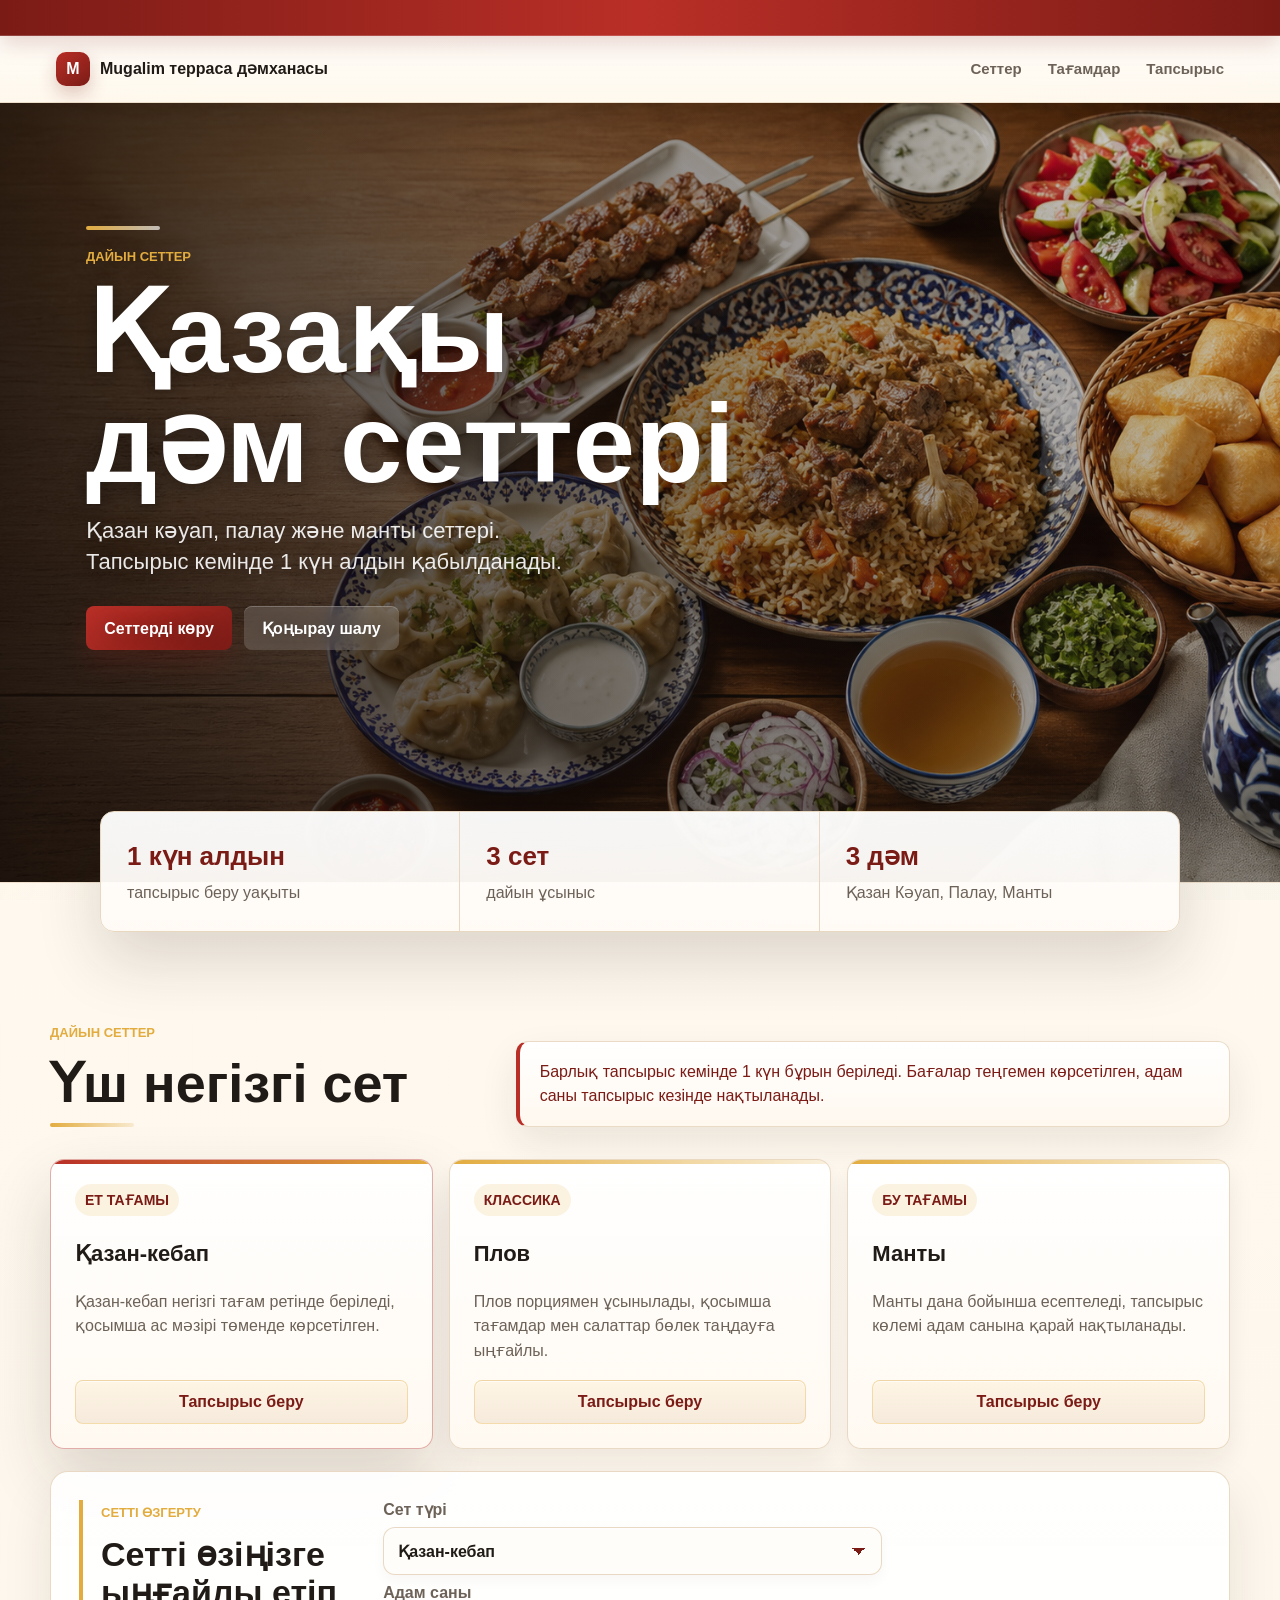
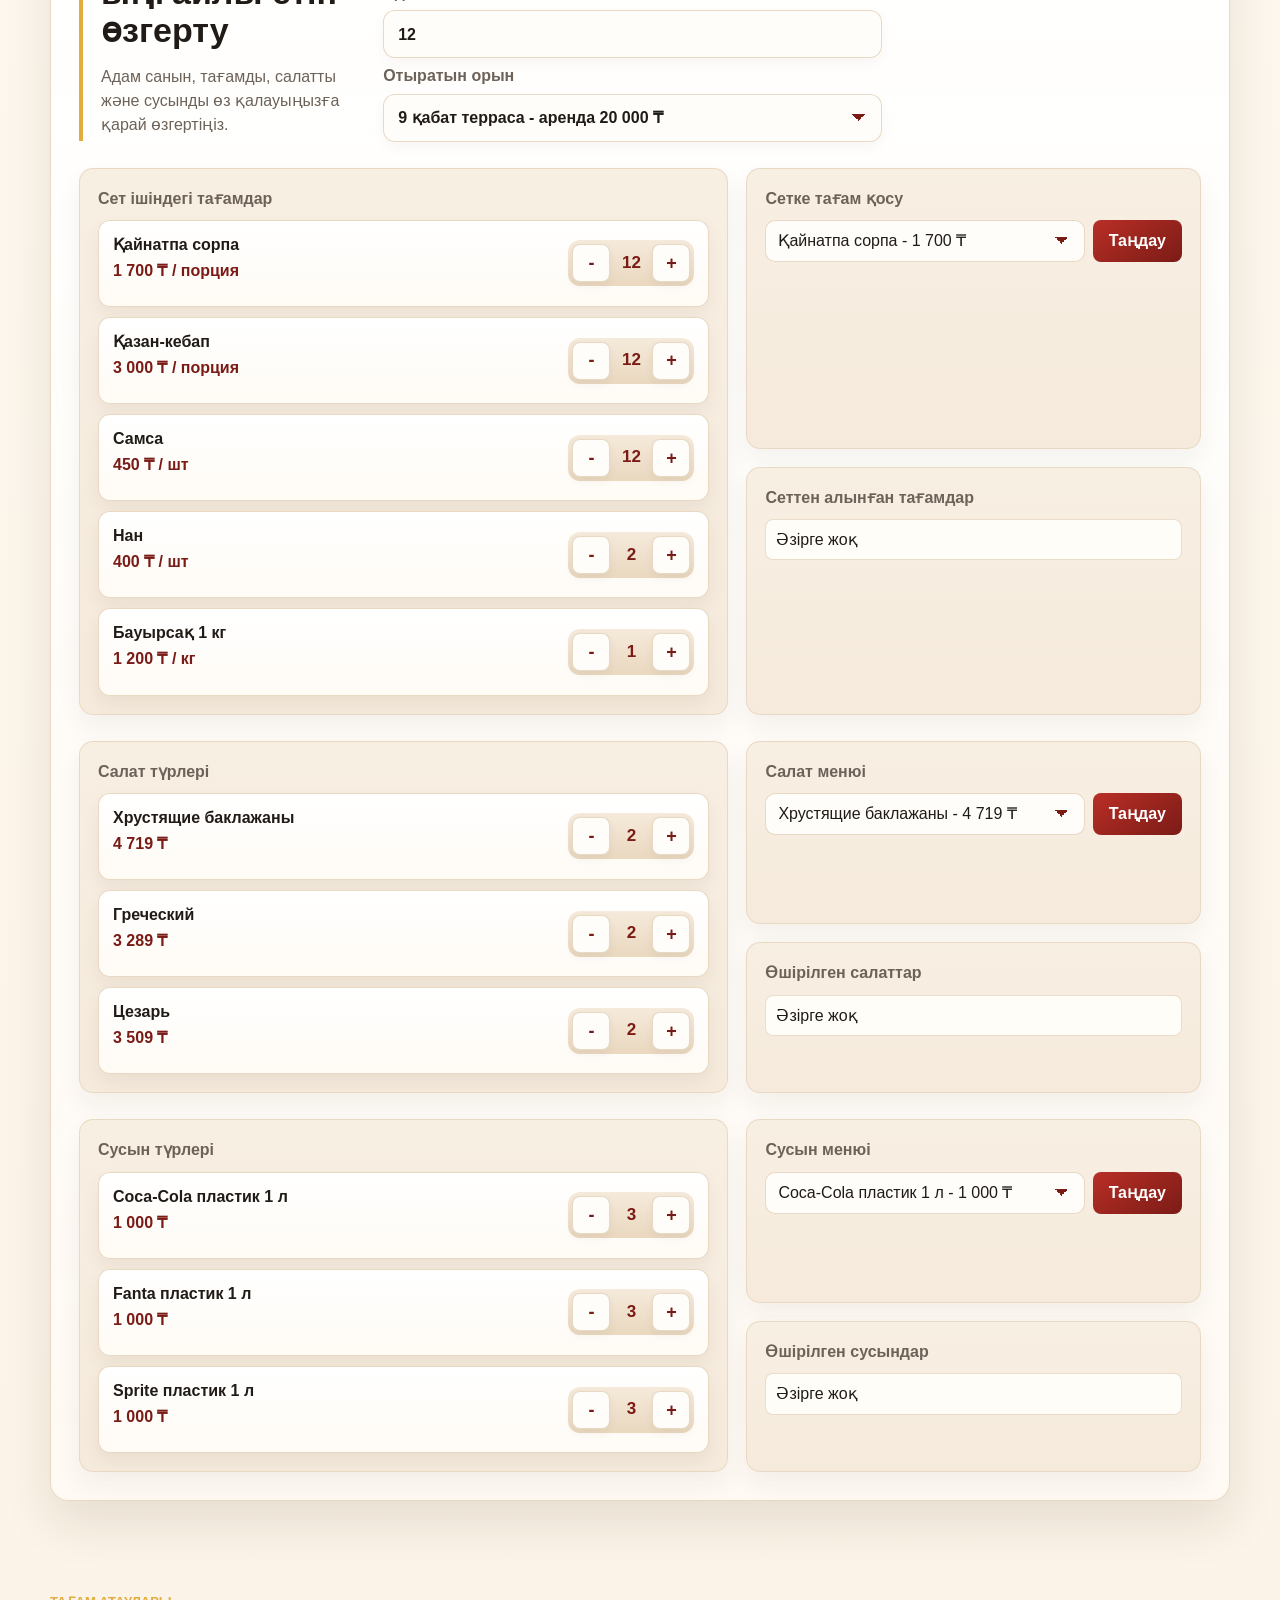
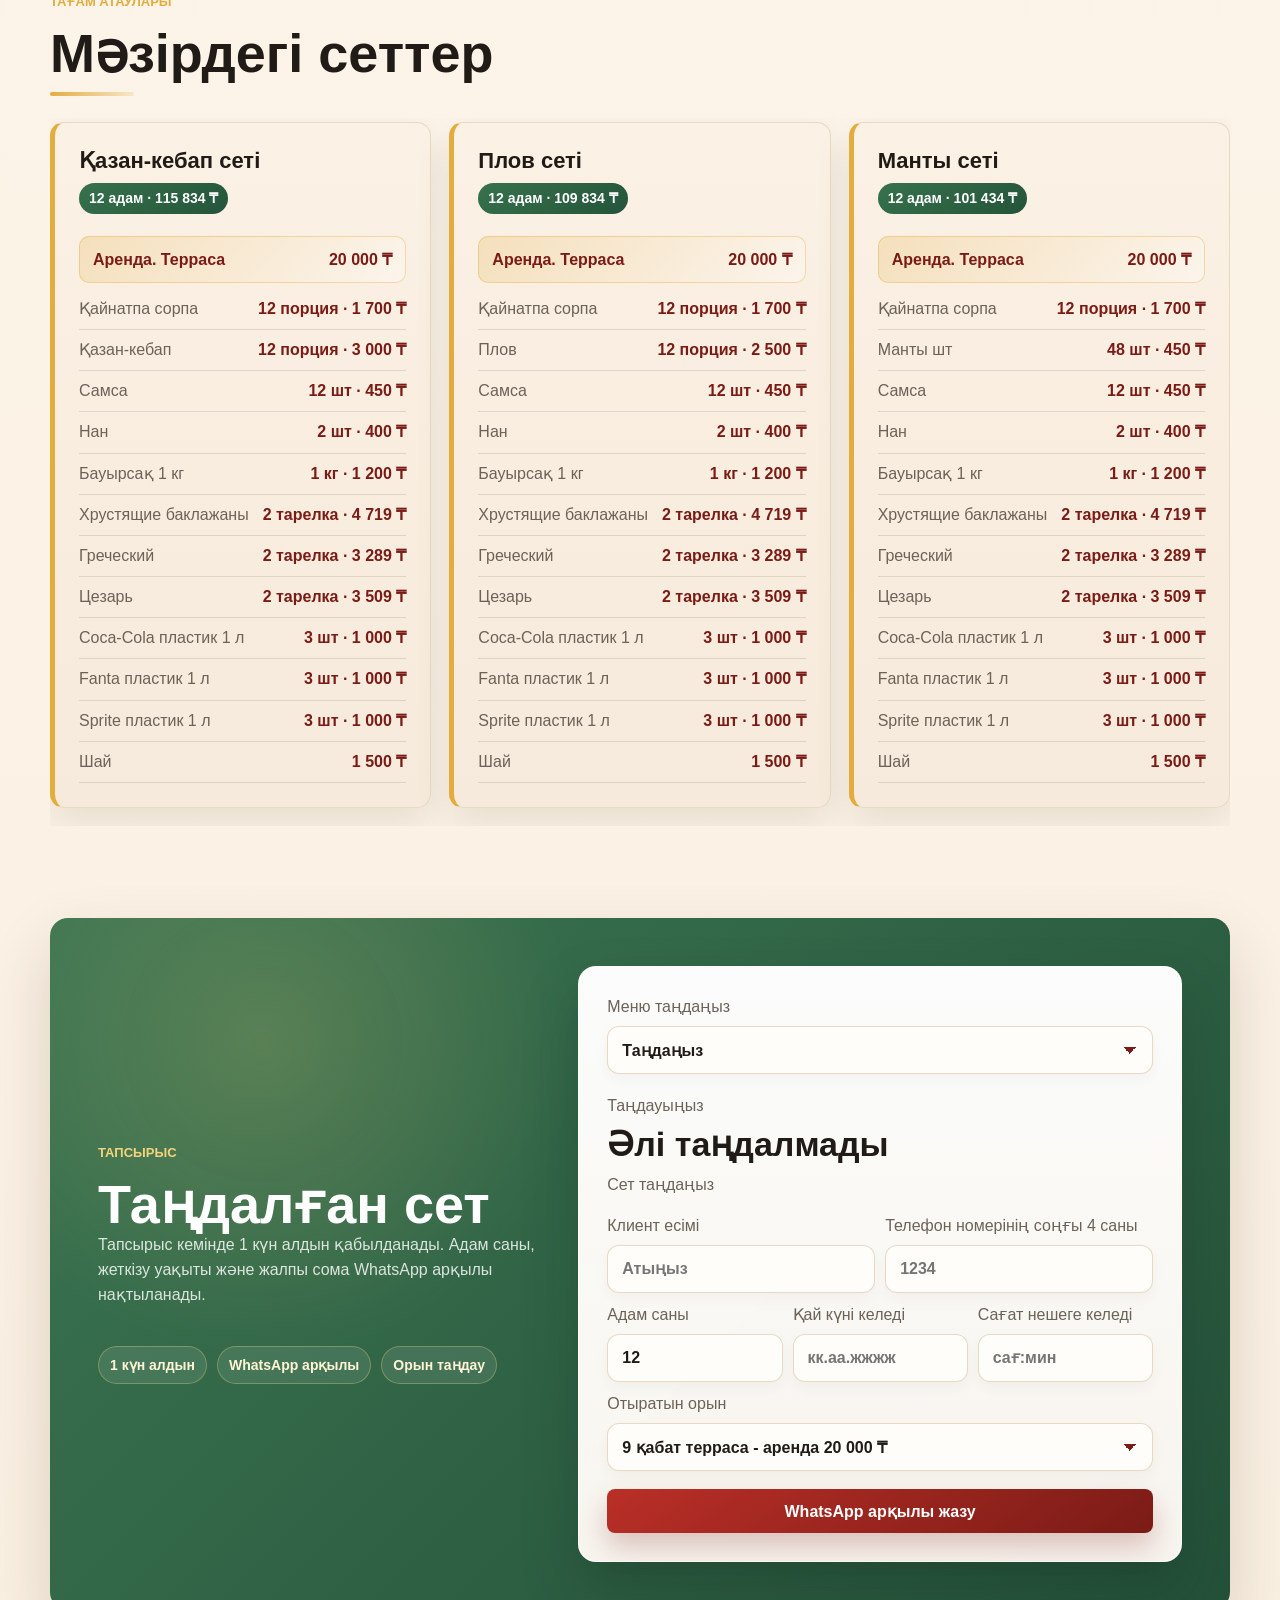
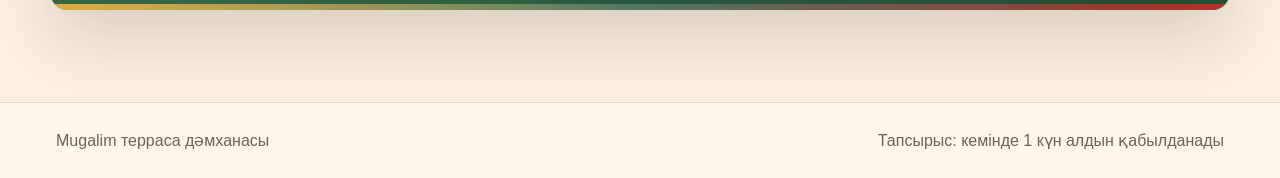
<file: index.html>
﻿<!doctype html>
<html lang="kk">
  <head>
    <meta charset="utf-8" />
    <meta name="viewport" content="width=device-width, initial-scale=1" />
    <title>Mugalim терраса дәмханасы</title>
    <link rel="stylesheet" href="styles.css" />
  </head>
  <body>
    <div class="beta-ticker" role="status" aria-label="Beta ескерту">
      <div class="beta-ticker-track">
        <span>⚠️ Назар аударыңыз! Сайт қазіргі уақытта Beta-нұсқада жұмыс істейді. Кейбір бөлімдер мен мүмкіндіктер әлі де жетілдірілуде.</span>
        <span aria-hidden="true">⚠️ Назар аударыңыз! Сайт қазіргі уақытта Beta-нұсқада жұмыс істейді. Кейбір бөлімдер мен мүмкіндіктер әлі де жетілдірілуде.</span>
      </div>
    </div>
    <header class="topbar">
      <a class="brand" href="#top" aria-label="Басты бет">
        <span class="brand-mark">M</span>
        <span>Mugalim терраса дәмханасы</span>
      </a>
      <div class="top-actions">
        <nav class="nav" aria-label="Бөлімдер">
          <a href="#sets">Сеттер</a>
          <a href="#menu">Тағамдар</a>
          <a href="#order">Тапсырыс</a>
        </nav>
      </div>
    </header>

    <main id="top">
      <section class="hero" aria-labelledby="hero-title">
        <img src="assets/dastarhan-hero.png" alt="Mugalim терраса дәмханасының тағамдары" />
        <div class="hero-shade"></div>
        <div class="hero-content">
          <p class="eyebrow">Дайын сеттер</p>
          <h1 id="hero-title">Қазақы дәм сеттері</h1>
          <p class="hero-copy">
            Қазан кәуап, палау және манты сеттері. Тапсырыс кемінде 1 күн алдын қабылданады.
          </p>
          <div class="hero-actions">
            <a class="button primary" href="#sets">Сеттерді көру</a>
            <a class="button ghost" href="tel:+77787783636">Қоңырау шалу</a>
          </div>
        </div>
      </section>

      <section class="quick-panel" aria-label="Жылдам ақпарат">
        <div>
          <strong>1 күн алдын</strong>
          <span>тапсырыс беру уақыты</span>
        </div>
        <div>
          <strong>3 сет</strong>
          <span>дайын ұсыныс</span>
        </div>
        <div>
          <strong>3 дәм</strong>
          <span>Қазан Кәуап, Палау, Манты</span>
        </div>
      </section>

      <section class="section" id="sets">
        <div class="section-head">
          <div>
            <p class="eyebrow">Дайын сеттер</p>
            <h2>Үш негізгі сет</h2>
          </div>
          <p class="notice">Барлық тапсырыс кемінде 1 күн бұрын беріледі. Бағалар теңгемен көрсетілген, адам саны тапсырыс кезінде нақтыланады.</p>
        </div>

        <div class="set-grid">
          <article class="set-card accent">
            <div class="set-top">
              <span>Ет тағамы</span>
            </div>
            <h3>Қазан-кебап</h3>
            <p>Қазан-кебап негізгі тағам ретінде беріледі, қосымша ас мәзірі төменде көрсетілген.</p>
            <button type="button" data-name="Қазан-кебап" data-price="3 000 ₸">Тапсырыс беру</button>
          </article>

          <article class="set-card">
            <div class="set-top">
              <span>Классика</span>
            </div>
            <h3>Плов</h3>
            <p>Плов порциямен ұсынылады, қосымша тағамдар мен салаттар бөлек таңдауға ыңғайлы.</p>
            <button type="button" data-name="Плов" data-price="2 500 ₸">Тапсырыс беру</button>
          </article>

          <article class="set-card">
            <div class="set-top">
              <span>Бу тағамы</span>
            </div>
            <h3>Манты</h3>
            <p>Манты дана бойынша есептеледі, тапсырыс көлемі адам санына қарай нақтыланады.</p>
            <button type="button" data-name="Манты" data-price="450 ₸ / шт">Тапсырыс беру</button>
          </article>
        </div>

        <div class="group-calculator" aria-labelledby="group-title">
          <div class="calculator-copy">
            <p class="eyebrow">Сетті өзгерту</p>
            <h3 id="group-title">Сетті өзіңізге ыңғайлы етіп өзгерту</h3>
            <p>Адам санын, тағамды, салатты және сусынды өз қалауыңызға қарай өзгертіңіз.</p>
          </div>
          <div class="calculator-controls">
            <label class="people-control">
              <span>Сет түрі</span>
              <select id="set-type">
                <option value="kebab">Қазан-кебап</option>
                <option value="plov">Плов</option>
                <option value="manty">Манты</option>
              </select>
            </label>
            <label class="people-control">
              <span>Адам саны</span>
              <input id="people-count" type="number" min="1" max="120" value="12" inputmode="numeric" />
            </label>
            <label class="people-control">
              <span>Отыратын орын</span>
              <select id="calc-venue">
                <option value="terrace">9 қабат терраса - аренда 20 000 ₸</option>
                <option value="floor8">8 қабат</option>
                <option value="urbo">1 қабат Урбо кофейня - аренда 0 ₸</option>
                <option value="none">Орынсыз - аренда 0 ₸</option>
              </select>
            </label>
            <label class="people-control rent-duration-control is-hidden" for="calc-rent-duration">
              <span>8 қабат. сағат.</span>
              <select id="calc-rent-duration">
                <option value="1">1 сағат - 20 000 ₸</option>
                <option value="2">2 сағат - 30 000 ₸</option>
                <option value="3">3 сағат - 40 000 ₸</option>
                <option value="unlimited">Безлимит - 50 000 ₸</option>
              </select>
            </label>
          </div>
          <div class="lodging-control calc-lodging-panel is-hidden">
            <strong>Қону</strong>
            <div>
              <label for="lodging-arrival-date">
                <span>Қонуға қай күні келеді</span>
                <input id="lodging-arrival-date" type="text" inputmode="numeric" maxlength="10" placeholder="кк.аа.жжжж" />
              </label>
              <label for="lodging-arrival-time">
                <span>Қай уақытта келеді</span>
                <input id="lodging-arrival-time" type="text" inputmode="numeric" maxlength="5" placeholder="сағ:мин" />
              </label>
              <label for="lodging-return-date">
                <span>Қай күні қайтады</span>
                <input id="lodging-return-date" type="text" inputmode="numeric" maxlength="10" placeholder="кк.аа.жжжж" />
              </label>
              <label for="lodging-return-time">
                <span>Қай сағатта қайтады</span>
                <input id="lodging-return-time" type="text" inputmode="numeric" maxlength="5" placeholder="сағ:мин" />
              </label>
            </div>
          </div>
          <div class="calc-grid" aria-live="polite">
            <div class="calc-item">
              <span>Қайнатпа сорпа</span>
              <strong id="calc-soup">12 порция</strong>
              <small>адам басына 1</small>
            </div>
            <div class="calc-item">
              <span id="calc-main-name">Қазан-кебап</span>
              <strong id="calc-main">12 порция</strong>
              <small id="calc-main-rule">адам басына 1</small>
            </div>
            <div class="calc-item">
              <span>Самса</span>
              <strong id="calc-samsa">2 тарелка / 12 дана</strong>
              <small>1 тарелкада 6 дана</small>
              <div class="stepper" aria-label="Самса тарелка санын өзгерту">
                <button type="button" data-adjust="samsa" data-delta="-1">-</button>
                <button type="button" data-adjust="samsa" data-delta="1">+</button>
              </div>
            </div>
            <div class="calc-item">
              <span>Сусын</span>
              <strong id="calc-drinks">3 топтама / 9 литр</strong>
              <small>әр 4 адамға 1 топтама, 3 литр: Coca-Cola, Fanta, Sprite</small>
            </div>
            <div class="calc-item">
              <span>Бауырсақ</span>
              <strong id="calc-baursak">1 кг</strong>
              <small>әр 12 адамға 1 кг</small>
            </div>
            <div class="calc-item">
              <span>Салат</span>
              <strong id="calc-salad">6 тарелка</strong>
              <small>әр 2 адамға 1 тарелка</small>
              <div class="stepper" aria-label="Салат тарелка санын өзгерту">
                <button type="button" data-adjust="salad" data-delta="-1">-</button>
                <button type="button" data-adjust="salad" data-delta="1">+</button>
              </div>
            </div>
          </div>
          <div class="salad-editor">
            <div>
              <span>Сет ішіндегі тағамдар</span>
              <ul id="food-list"></ul>
            </div>
            <form id="food-form" class="salad-form">
              <label for="food-menu">Сетке тағам қосу</label>
              <div>
                <select id="food-menu"></select>
                <button type="submit">Таңдау</button>
              </div>
              <p id="food-notice" class="salad-notice" aria-live="polite"></p>
            </form>
            <div class="removed-salads">
              <span>Сеттен алынған тағамдар</span>
              <ul id="removed-food-list"></ul>
            </div>
          </div>
          <div class="salad-editor">
            <div>
              <span>Салат түрлері</span>
              <ul id="salad-list"></ul>
            </div>
            <form id="salad-form" class="salad-form">
              <label for="salad-menu">Салат менюі</label>
              <div>
                <select id="salad-menu"></select>
                <button type="submit">Таңдау</button>
              </div>
              <p id="salad-notice" class="salad-notice" aria-live="polite"></p>
            </form>
            <div class="removed-salads">
              <span>Өшірілген салаттар</span>
              <ul id="removed-salad-list"></ul>
            </div>
          </div>
          <div class="salad-editor">
            <div>
              <span>Сусын түрлері</span>
              <ul id="drink-list"></ul>
            </div>
            <form id="drink-form" class="salad-form">
              <label for="drink-menu">Сусын менюі</label>
              <div>
                <select id="drink-menu"></select>
                <button type="submit">Таңдау</button>
              </div>
              <p id="drink-notice" class="salad-notice" aria-live="polite"></p>
            </form>
            <div class="removed-salads">
              <span>Өшірілген сусындар</span>
              <ul id="removed-drink-list"></ul>
            </div>
          </div>
          <div class="total-panel" aria-live="polite">
            <div>
              <span>Қазан-кебап</span>
              <strong id="total-kebab">0 ₸</strong>
            </div>
            <div>
              <span>Плов</span>
              <strong id="total-plov">0 ₸</strong>
            </div>
            <div>
              <span>Манты</span>
              <strong id="total-manty">0 ₸</strong>
            </div>
          </div>
        </div>
      </section>

      <section class="section menu-section" id="menu">
        <div class="menu-heading">
          <p class="eyebrow">Тағам атаулары</p>
          <h2>Мәзірдегі сеттер</h2>
        </div>
        <div class="menu-list">
          <div>
            <h3>Қазан-кебап сеті <span class="menu-summary" id="menu-kebab-summary">12 адам · 0 ₸</span></h3>
            <dl class="price-list" id="menu-kebab-list">
              <div class="rent-row is-highlighted"><dt>Аренда. Терраса</dt><dd>20 000 ₸</dd></div>
              <div><dt>Қайнатпа сорпа (п)</dt><dd>1 700 ₸</dd></div>
              <div><dt>Қазан-кебап</dt><dd>3 000 ₸</dd></div>
              <div><dt>Самса (шт)</dt><dd>450 ₸</dd></div>
              <div><dt>Нан</dt><dd>400 ₸</dd></div>
              <div><dt>Бауырсақ 1 кг</dt><dd>1 200 ₸</dd></div>
              <div><dt>Салат. Хрустящие баклажаны</dt><dd>4 719 ₸</dd></div>
              <div><dt>Салат. Греческий</dt><dd>3 289 ₸</dd></div>
              <div><dt>Салат. Цезарь</dt><dd>3 509 ₸</dd></div>
              <div><dt>Сусын (1 л)</dt><dd>1 000 ₸</dd></div>
              <div><dt>Шай</dt><dd>1 500 ₸</dd></div>
            </dl>
          </div>
          <div>
            <h3>Плов сеті <span class="menu-summary" id="menu-plov-summary">12 адам · 0 ₸</span></h3>
            <dl class="price-list" id="menu-plov-list">
              <div class="rent-row is-highlighted"><dt>Аренда. Терраса</dt><dd>20 000 ₸</dd></div>
              <div><dt>Қайнатпа сорпа (п)</dt><dd>1 700 ₸</dd></div>
              <div><dt>Плов (п)</dt><dd>2 500 ₸</dd></div>
              <div><dt>Самса (шт)</dt><dd>450 ₸</dd></div>
              <div><dt>Нан</dt><dd>400 ₸</dd></div>
              <div><dt>Бауырсақ 1 кг</dt><dd>1 200 ₸</dd></div>
              <div><dt>Салат. Хрустящие баклажаны</dt><dd>4 719 ₸</dd></div>
              <div><dt>Салат. Греческий</dt><dd>3 289 ₸</dd></div>
              <div><dt>Салат. Цезарь</dt><dd>3 509 ₸</dd></div>
              <div><dt>Сусын (1 л)</dt><dd>1 000 ₸</dd></div>
              <div><dt>Шай</dt><dd>1 500 ₸</dd></div>
            </dl>
          </div>
          <div>
            <h3>Манты сеті <span class="menu-summary" id="menu-manty-summary">12 адам · 0 ₸</span></h3>
            <dl class="price-list" id="menu-manty-list">
              <div class="rent-row is-highlighted"><dt>Аренда. Терраса</dt><dd>20 000 ₸</dd></div>
              <div><dt>Қайнатпа сорпа (п)</dt><dd>1 700 ₸</dd></div>
              <div><dt>Манты (шт)</dt><dd>450 ₸</dd></div>
              <div><dt>Самса (шт)</dt><dd>450 ₸</dd></div>
              <div><dt>Нан</dt><dd>400 ₸</dd></div>
              <div><dt>Бауырсақ 1 кг</dt><dd>1 200 ₸</dd></div>
              <div><dt>Салат. Хрустящие баклажаны</dt><dd>4 719 ₸</dd></div>
              <div><dt>Салат. Греческий</dt><dd>3 289 ₸</dd></div>
              <div><dt>Салат. Цезарь</dt><dd>3 509 ₸</dd></div>
              <div><dt>Сусын (1 л)</dt><dd>1 000 ₸</dd></div>
              <div><dt>Шай</dt><dd>1 500 ₸</dd></div>
            </dl>
          </div>
        </div>
      </section>

      <section class="order" id="order">
        <div>
          <p class="eyebrow">Тапсырыс</p>
          <h2>Таңдалған сет</h2>
          <p class="order-copy">
            Тапсырыс кемінде 1 күн алдын қабылданады. Адам саны, жеткізу уақыты және жалпы сома WhatsApp арқылы нақтыланады.
          </p>
          <div class="order-points" aria-label="Тапсырыс шарттары">
            <span>1 күн алдын</span>
            <span>WhatsApp арқылы</span>
            <span>Орын таңдау</span>
          </div>
        </div>
        <aside class="order-box" aria-live="polite">
          <label class="order-select" for="order-set-select">
            <span>Меню таңдаңыз</span>
            <select id="order-set-select">
              <option value="">Таңдаңыз</option>
              <option value="kebab">Қазан-кебап</option>
              <option value="plov">Плов</option>
              <option value="manty">Манты</option>
            </select>
          </label>
          <span>Таңдауыңыз</span>
          <strong id="chosen-name">Әлі таңдалмады</strong>
          <p id="chosen-price">Сет таңдаңыз</p>
          <div class="order-details">
            <label for="client-name">
              <span>Клиент есімі</span>
              <input id="client-name" type="text" placeholder="Атыңыз" autocomplete="name" />
            </label>
            <label for="client-phone-last">
              <span>Телефон номерінің соңғы 4 саны</span>
              <input id="client-phone-last" type="text" maxlength="4" inputmode="numeric" pattern="[0-9]{4}" placeholder="1234" />
            </label>
            <label for="order-people">
              <span>Адам саны</span>
              <input id="order-people" type="number" min="1" max="120" value="12" inputmode="numeric" />
            </label>
            <label for="order-date">
              <span>Қай күні келеді</span>
              <input id="order-date" type="text" inputmode="numeric" maxlength="10" placeholder="кк.аа.жжжж" />
            </label>
            <label for="order-time">
              <span>Сағат нешеге келеді</span>
              <input id="order-time" type="text" inputmode="numeric" maxlength="5" placeholder="сағ:мин" />
            </label>
            <label for="order-venue">
              <span>Отыратын орын</span>
              <select id="order-venue">
                <option value="terrace">9 қабат терраса - аренда 20 000 ₸</option>
                <option value="floor8">8 қабат</option>
                <option value="urbo">1 қабат Урбо кофейня - аренда 0 ₸</option>
                <option value="none">Орынсыз - аренда 0 ₸</option>
              </select>
            </label>
            <label class="rent-duration-control is-hidden" for="order-rent-duration">
              <span>8 қабат. сағат.</span>
              <select id="order-rent-duration">
                <option value="1">1 сағат - 20 000 ₸</option>
                <option value="2">2 сағат - 30 000 ₸</option>
                <option value="3">3 сағат - 40 000 ₸</option>
                <option value="unlimited">Безлимит - 50 000 ₸</option>
              </select>
            </label>
          </div>
          <a id="whatsapp-link" class="button primary full" href="https://wa.me/77787783636" target="_blank" rel="noreferrer">WhatsApp арқылы жазу</a>
        </aside>
      </section>

      <section class="pdf-summary" aria-label="PDF тапсырыс нұсқасы">
        <div class="pdf-header">
          <span>Mugalim терраса дәмханасы</span>
          <strong>Тапсырыс парағы</strong>
        </div>
        <dl class="pdf-details">
          <div><dt>Клиент есімі</dt><dd id="pdf-client-name">әлі жазылмады</dd></div>
          <div><dt>Телефон соңғы 4 саны</dt><dd id="pdf-client-phone">әлі жазылмады</dd></div>
          <div><dt>Сет</dt><dd id="pdf-set-name">әлі таңдалмады</dd></div>
          <div><dt>Адам саны</dt><dd id="pdf-people">12</dd></div>
          <div><dt>Келетін күні</dt><dd id="pdf-date">әлі таңдалмады</dd></div>
          <div><dt>Келетін сағаты</dt><dd id="pdf-time">әлі таңдалмады</dd></div>
          <div><dt>Отыратын орын</dt><dd id="pdf-venue">9 қабат терраса</dd></div>
          <div><dt>Аренда</dt><dd id="pdf-rent">20 000 ₸</dd></div>
          <div class="lodging-row is-hidden"><dt>Қонуға қай күні келеді</dt><dd id="pdf-lodging-arrival">әлі таңдалмады</dd></div>
          <div class="lodging-row is-hidden"><dt>Қай уақытта келеді</dt><dd id="pdf-lodging-arrival-time">әлі таңдалмады</dd></div>
          <div class="lodging-row is-hidden"><dt>Қай күні қайтады</dt><dd id="pdf-lodging-return-date">әлі таңдалмады</dd></div>
          <div class="lodging-row is-hidden"><dt>Қай сағатта қайтады</dt><dd id="pdf-lodging-return-time">әлі таңдалмады</dd></div>
          <div><dt>Сет ішіндегі тағамдар</dt><dd id="pdf-foods">-</dd></div>
          <div><dt>Сетке тағам қосу</dt><dd id="pdf-added-foods">өзгеріс жоқ</dd></div>
          <div><dt>Сеттен алынған тағамдар</dt><dd id="pdf-removed-foods">өзгеріс жоқ</dd></div>
          <div><dt>Салаттар</dt><dd id="pdf-salads">-</dd></div>
          <div><dt>Салат менюі</dt><dd id="pdf-changed-salads">өзгеріс жоқ</dd></div>
          <div><dt>Өшірілген салаттар</dt><dd id="pdf-removed-salads">өзгеріс жоқ</dd></div>
          <div><dt>Сусындар</dt><dd id="pdf-drinks">-</dd></div>
          <div><dt>Сусын менюі</dt><dd id="pdf-changed-drinks">өзгеріс жоқ</dd></div>
          <div><dt>Өшірілген сусындар</dt><dd id="pdf-removed-drinks">өзгеріс жоқ</dd></div>
          <div class="pdf-total"><dt>Толық бағасы</dt><dd id="pdf-total">0 ₸</dd></div>
        </dl>
        <p class="pdf-note">Жоғарыдағы тапсырыстарға толықтай келісемін.</p>
      </section>
    </main>

    <footer class="footer">
      <span>Mugalim терраса дәмханасы</span>
      <span>Тапсырыс: кемінде 1 күн алдын қабылданады</span>
    </footer>

    <script src="script.js"></script>
  </body>
</html>
</file>
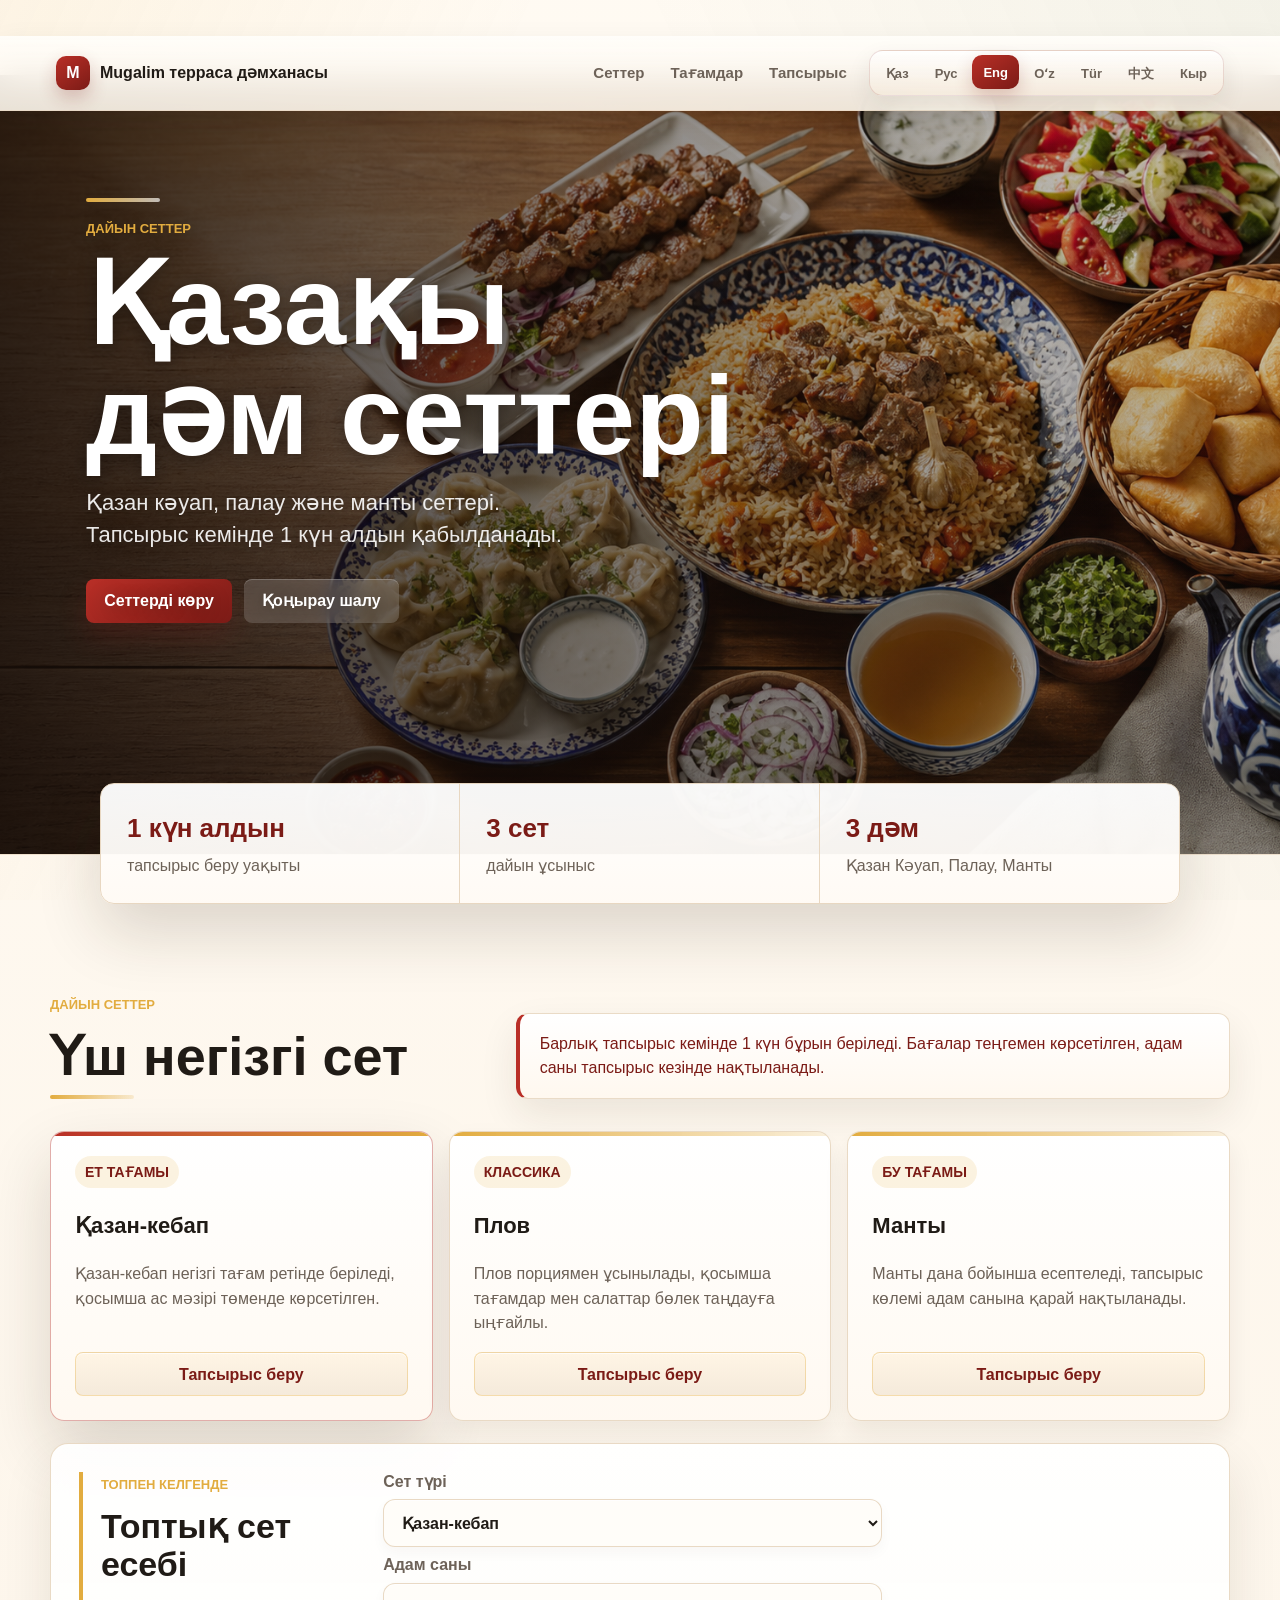
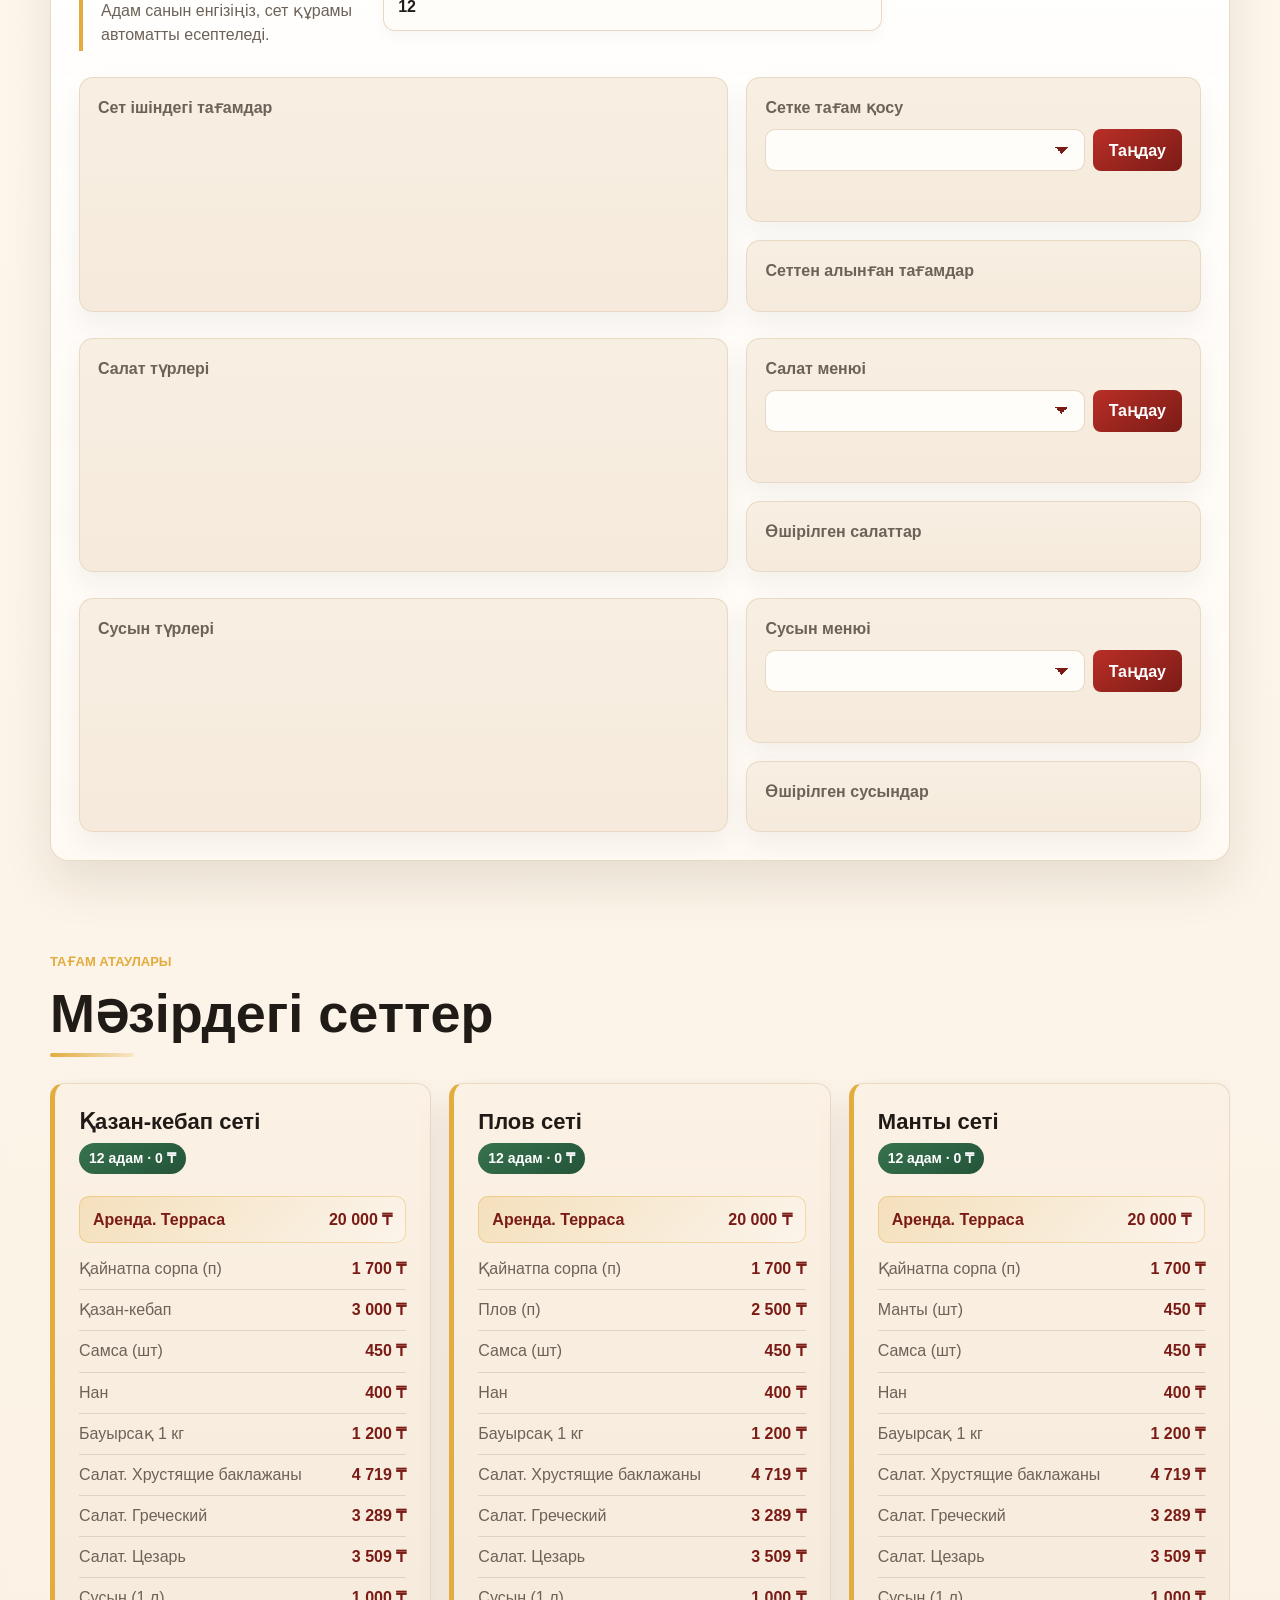
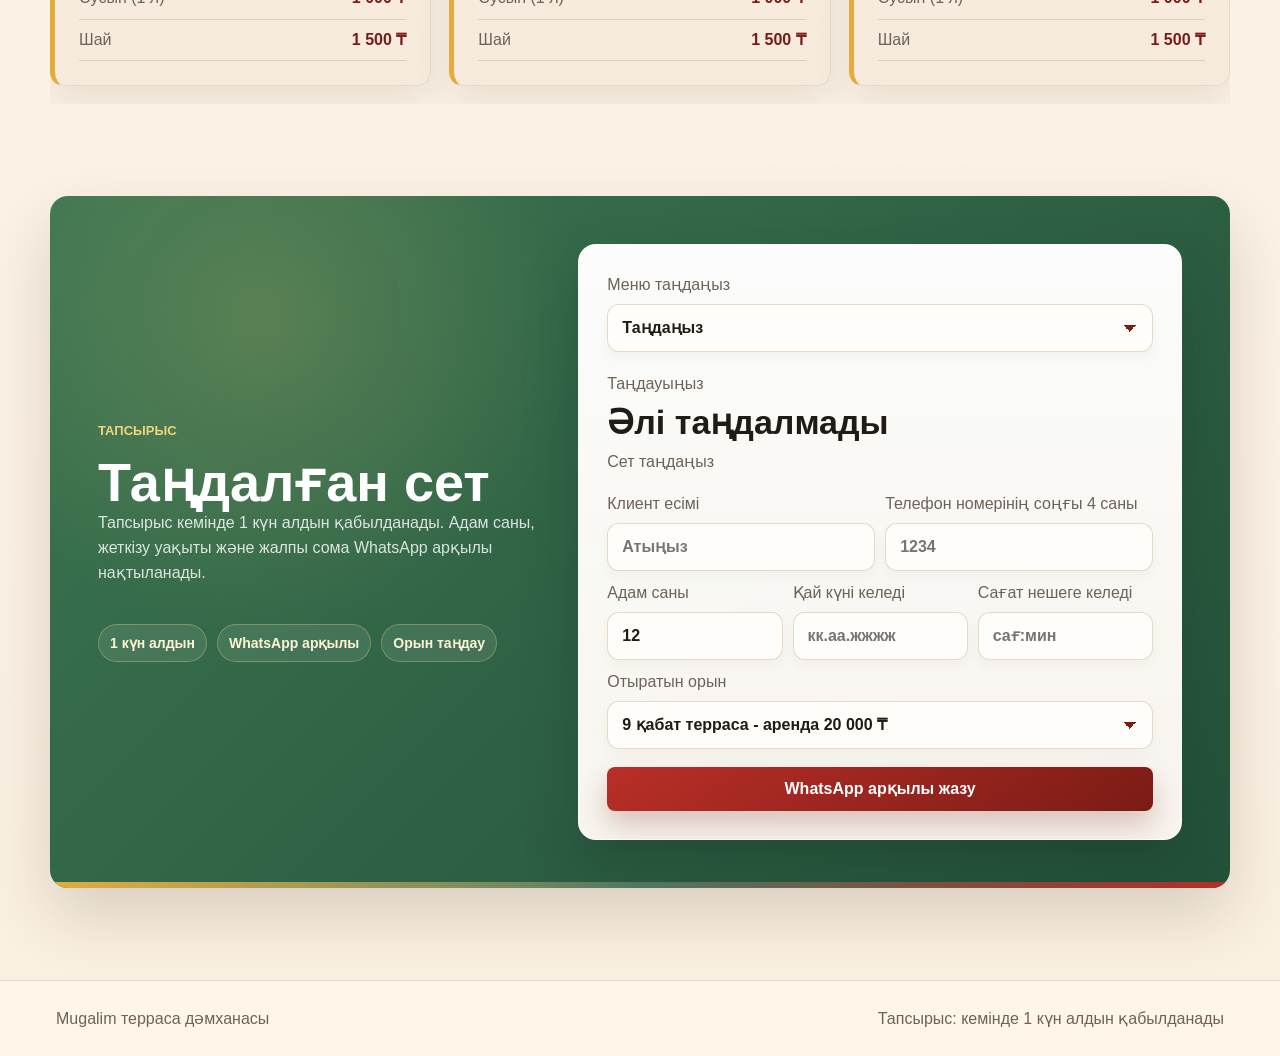
<file: en.html>
﻿<!doctype html>
<html lang="en">
  <head>
    <meta charset="utf-8" />
    <meta name="viewport" content="width=device-width, initial-scale=1" />
    <title>Mugalim терраса дәмханасы</title>
    <link rel="stylesheet" href="styles.css" />
  </head>
  <body>
    <header class="topbar">
      <a class="brand" href="#top" aria-label="Басты бет">
        <span class="brand-mark">M</span>
        <span>Mugalim терраса дәмханасы</span>
      </a>
      <div class="top-actions">
        <nav class="nav" aria-label="Бөлімдер">
          <a href="#sets">Сеттер</a>
          <a href="#menu">Тағамдар</a>
          <a href="#order">Тапсырыс</a>
        </nav>
        <div class="language-toggle" aria-label="Тіл таңдау">
          <a href="index.html" data-lang="kk">Қаз</a>
          <a href="ru.html" data-lang="ru">Рус</a>
          <a class="active" href="en.html" data-lang="en">Eng</a>
          <a href="uz.html" data-lang="uz">Oʻz</a>
          <a href="tr.html" data-lang="tr">Tür</a>
          <a href="zh.html" data-lang="zh">中文</a>
          <a href="ky.html" data-lang="ky">Кыр</a>
        </div>
      </div>
    </header>

    <main id="top">
      <section class="hero" aria-labelledby="hero-title">
        <img src="assets/dastarhan-hero.png" alt="Mugalim терраса дәмханасының тағамдары" />
        <div class="hero-shade"></div>
        <div class="hero-content">
          <p class="eyebrow">Дайын сеттер</p>
          <h1 id="hero-title">Қазақы дәм сеттері</h1>
          <p class="hero-copy">
            Қазан кәуап, палау және манты сеттері. Тапсырыс кемінде 1 күн алдын қабылданады.
          </p>
          <div class="hero-actions">
            <a class="button primary" href="#sets">Сеттерді көру</a>
            <a class="button ghost" href="tel:+77787783636">Қоңырау шалу</a>
          </div>
        </div>
      </section>

      <section class="quick-panel" aria-label="Жылдам ақпарат">
        <div>
          <strong>1 күн алдын</strong>
          <span>тапсырыс беру уақыты</span>
        </div>
        <div>
          <strong>3 сет</strong>
          <span>дайын ұсыныс</span>
        </div>
        <div>
          <strong>3 дәм</strong>
          <span>Қазан Кәуап, Палау, Манты</span>
        </div>
      </section>

      <section class="section" id="sets">
        <div class="section-head">
          <div>
            <p class="eyebrow">Дайын сеттер</p>
            <h2>Үш негізгі сет</h2>
          </div>
          <p class="notice">Барлық тапсырыс кемінде 1 күн бұрын беріледі. Бағалар теңгемен көрсетілген, адам саны тапсырыс кезінде нақтыланады.</p>
        </div>

        <div class="set-grid">
          <article class="set-card accent">
            <div class="set-top">
              <span>Ет тағамы</span>
            </div>
            <h3>Қазан-кебап</h3>
            <p>Қазан-кебап негізгі тағам ретінде беріледі, қосымша ас мәзірі төменде көрсетілген.</p>
            <button type="button" data-name="Қазан-кебап" data-price="3 000 ₸">Тапсырыс беру</button>
          </article>

          <article class="set-card">
            <div class="set-top">
              <span>Классика</span>
            </div>
            <h3>Плов</h3>
            <p>Плов порциямен ұсынылады, қосымша тағамдар мен салаттар бөлек таңдауға ыңғайлы.</p>
            <button type="button" data-name="Плов" data-price="2 500 ₸">Тапсырыс беру</button>
          </article>

          <article class="set-card">
            <div class="set-top">
              <span>Бу тағамы</span>
            </div>
            <h3>Манты</h3>
            <p>Манты дана бойынша есептеледі, тапсырыс көлемі адам санына қарай нақтыланады.</p>
            <button type="button" data-name="Манты" data-price="450 ₸ / шт">Тапсырыс беру</button>
          </article>
        </div>

        <div class="group-calculator" aria-labelledby="group-title">
          <div class="calculator-copy">
            <p class="eyebrow">Топпен келгенде</p>
            <h3 id="group-title">Топтық сет есебі</h3>
            <p>Адам санын енгізіңіз, сет құрамы автоматты есептеледі.</p>
          </div>
          <div class="calculator-controls">
            <label class="people-control">
              <span>Сет түрі</span>
              <select id="set-type">
                <option value="kebab">Қазан-кебап</option>
                <option value="plov">Плов</option>
                <option value="manty">Манты</option>
              </select>
            </label>
            <label class="people-control">
              <span>Адам саны</span>
              <input id="people-count" type="number" min="1" max="120" value="12" inputmode="numeric" />
            </label>
          </div>
          <div class="calc-grid" aria-live="polite">
            <div class="calc-item">
              <span>Қайнатпа сорпа</span>
              <strong id="calc-soup">12 порция</strong>
              <small>адам басына 1</small>
            </div>
            <div class="calc-item">
              <span id="calc-main-name">Қазан-кебап</span>
              <strong id="calc-main">12 порция</strong>
              <small id="calc-main-rule">адам басына 1</small>
            </div>
            <div class="calc-item">
              <span>Самса</span>
              <strong id="calc-samsa">2 тарелка / 12 дана</strong>
              <small>1 тарелкада 6 дана</small>
              <div class="stepper" aria-label="Самса тарелка санын өзгерту">
                <button type="button" data-adjust="samsa" data-delta="-1">-</button>
                <button type="button" data-adjust="samsa" data-delta="1">+</button>
              </div>
            </div>
            <div class="calc-item">
              <span>Сусын</span>
              <strong id="calc-drinks">3 топтама / 9 литр</strong>
              <small>әр 4 адамға 1 топтама, 3 литр: Coca-Cola, Fanta, Sprite</small>
            </div>
            <div class="calc-item">
              <span>Бауырсақ</span>
              <strong id="calc-baursak">1 кг</strong>
              <small>әр 12 адамға 1 кг</small>
            </div>
            <div class="calc-item">
              <span>Салат</span>
              <strong id="calc-salad">6 тарелка</strong>
              <small>әр 2 адамға 1 тарелка</small>
              <div class="stepper" aria-label="Салат тарелка санын өзгерту">
                <button type="button" data-adjust="salad" data-delta="-1">-</button>
                <button type="button" data-adjust="salad" data-delta="1">+</button>
              </div>
            </div>
          </div>
          <div class="salad-editor">
            <div>
              <span>Сет ішіндегі тағамдар</span>
              <ul id="food-list"></ul>
            </div>
            <form id="food-form" class="salad-form">
              <label for="food-menu">Сетке тағам қосу</label>
              <div>
                <select id="food-menu"></select>
                <button type="submit">Таңдау</button>
              </div>
              <p id="food-notice" class="salad-notice" aria-live="polite"></p>
            </form>
            <div class="removed-salads">
              <span>Сеттен алынған тағамдар</span>
              <ul id="removed-food-list"></ul>
            </div>
          </div>
          <div class="salad-editor">
            <div>
              <span>Салат түрлері</span>
              <ul id="salad-list"></ul>
            </div>
            <form id="salad-form" class="salad-form">
              <label for="salad-menu">Салат менюі</label>
              <div>
                <select id="salad-menu"></select>
                <button type="submit">Таңдау</button>
              </div>
              <p id="salad-notice" class="salad-notice" aria-live="polite"></p>
            </form>
            <div class="removed-salads">
              <span>Өшірілген салаттар</span>
              <ul id="removed-salad-list"></ul>
            </div>
          </div>
          <div class="salad-editor">
            <div>
              <span>Сусын түрлері</span>
              <ul id="drink-list"></ul>
            </div>
            <form id="drink-form" class="salad-form">
              <label for="drink-menu">Сусын менюі</label>
              <div>
                <select id="drink-menu"></select>
                <button type="submit">Таңдау</button>
              </div>
              <p id="drink-notice" class="salad-notice" aria-live="polite"></p>
            </form>
            <div class="removed-salads">
              <span>Өшірілген сусындар</span>
              <ul id="removed-drink-list"></ul>
            </div>
          </div>
          <div class="total-panel" aria-live="polite">
            <div>
              <span>Қазан-кебап</span>
              <strong id="total-kebab">0 ₸</strong>
            </div>
            <div>
              <span>Плов</span>
              <strong id="total-plov">0 ₸</strong>
            </div>
            <div>
              <span>Манты</span>
              <strong id="total-manty">0 ₸</strong>
            </div>
          </div>
        </div>
      </section>

      <section class="section menu-section" id="menu">
        <div class="menu-heading">
          <p class="eyebrow">Тағам атаулары</p>
          <h2>Мәзірдегі сеттер</h2>
        </div>
        <div class="menu-list">
          <div>
            <h3>Қазан-кебап сеті <span class="menu-summary" id="menu-kebab-summary">12 адам · 0 ₸</span></h3>
            <dl class="price-list">
              <div class="rent-row is-highlighted"><dt>Аренда. Терраса</dt><dd>20 000 ₸</dd></div>
              <div><dt>Қайнатпа сорпа (п)</dt><dd>1 700 ₸</dd></div>
              <div><dt>Қазан-кебап</dt><dd>3 000 ₸</dd></div>
              <div><dt>Самса (шт)</dt><dd>450 ₸</dd></div>
              <div><dt>Нан</dt><dd>400 ₸</dd></div>
              <div><dt>Бауырсақ 1 кг</dt><dd>1 200 ₸</dd></div>
              <div><dt>Салат. Хрустящие баклажаны</dt><dd>4 719 ₸</dd></div>
              <div><dt>Салат. Греческий</dt><dd>3 289 ₸</dd></div>
              <div><dt>Салат. Цезарь</dt><dd>3 509 ₸</dd></div>
              <div><dt>Сусын (1 л)</dt><dd>1 000 ₸</dd></div>
              <div><dt>Шай</dt><dd>1 500 ₸</dd></div>
            </dl>
          </div>
          <div>
            <h3>Плов сеті <span class="menu-summary" id="menu-plov-summary">12 адам · 0 ₸</span></h3>
            <dl class="price-list">
              <div class="rent-row is-highlighted"><dt>Аренда. Терраса</dt><dd>20 000 ₸</dd></div>
              <div><dt>Қайнатпа сорпа (п)</dt><dd>1 700 ₸</dd></div>
              <div><dt>Плов (п)</dt><dd>2 500 ₸</dd></div>
              <div><dt>Самса (шт)</dt><dd>450 ₸</dd></div>
              <div><dt>Нан</dt><dd>400 ₸</dd></div>
              <div><dt>Бауырсақ 1 кг</dt><dd>1 200 ₸</dd></div>
              <div><dt>Салат. Хрустящие баклажаны</dt><dd>4 719 ₸</dd></div>
              <div><dt>Салат. Греческий</dt><dd>3 289 ₸</dd></div>
              <div><dt>Салат. Цезарь</dt><dd>3 509 ₸</dd></div>
              <div><dt>Сусын (1 л)</dt><dd>1 000 ₸</dd></div>
              <div><dt>Шай</dt><dd>1 500 ₸</dd></div>
            </dl>
          </div>
          <div>
            <h3>Манты сеті <span class="menu-summary" id="menu-manty-summary">12 адам · 0 ₸</span></h3>
            <dl class="price-list">
              <div class="rent-row is-highlighted"><dt>Аренда. Терраса</dt><dd>20 000 ₸</dd></div>
              <div><dt>Қайнатпа сорпа (п)</dt><dd>1 700 ₸</dd></div>
              <div><dt>Манты (шт)</dt><dd>450 ₸</dd></div>
              <div><dt>Самса (шт)</dt><dd>450 ₸</dd></div>
              <div><dt>Нан</dt><dd>400 ₸</dd></div>
              <div><dt>Бауырсақ 1 кг</dt><dd>1 200 ₸</dd></div>
              <div><dt>Салат. Хрустящие баклажаны</dt><dd>4 719 ₸</dd></div>
              <div><dt>Салат. Греческий</dt><dd>3 289 ₸</dd></div>
              <div><dt>Салат. Цезарь</dt><dd>3 509 ₸</dd></div>
              <div><dt>Сусын (1 л)</dt><dd>1 000 ₸</dd></div>
              <div><dt>Шай</dt><dd>1 500 ₸</dd></div>
            </dl>
          </div>
        </div>
      </section>

      <section class="order" id="order">
        <div>
          <p class="eyebrow">Тапсырыс</p>
          <h2>Таңдалған сет</h2>
          <p class="order-copy">
            Тапсырыс кемінде 1 күн алдын қабылданады. Адам саны, жеткізу уақыты және жалпы сома WhatsApp арқылы нақтыланады.
          </p>
          <div class="order-points" aria-label="Тапсырыс шарттары">
            <span>1 күн алдын</span>
            <span>WhatsApp арқылы</span>
            <span>Орын таңдау</span>
          </div>
        </div>
        <aside class="order-box" aria-live="polite">
          <label class="order-select" for="order-set-select">
            <span>Меню таңдаңыз</span>
            <select id="order-set-select">
              <option value="">Таңдаңыз</option>
              <option value="kebab">Қазан-кебап</option>
              <option value="plov">Плов</option>
              <option value="manty">Манты</option>
            </select>
          </label>
          <span>Таңдауыңыз</span>
          <strong id="chosen-name">Әлі таңдалмады</strong>
          <p id="chosen-price">Сет таңдаңыз</p>
          <div class="order-details">
            <label for="client-name">
              <span>Клиент есімі</span>
              <input id="client-name" type="text" placeholder="Атыңыз" autocomplete="name" />
            </label>
            <label for="client-phone-last">
              <span>Телефон номерінің соңғы 4 саны</span>
              <input id="client-phone-last" type="text" maxlength="4" inputmode="numeric" pattern="[0-9]{4}" placeholder="1234" />
            </label>
            <label for="order-people">
              <span>Адам саны</span>
              <input id="order-people" type="number" min="1" max="120" value="12" inputmode="numeric" />
            </label>
            <label for="order-date">
              <span>Қай күні келеді</span>
              <input id="order-date" type="text" inputmode="numeric" maxlength="10" placeholder="кк.аа.жжжж" />
            </label>
            <label for="order-time">
              <span>Сағат нешеге келеді</span>
              <input id="order-time" type="text" inputmode="numeric" maxlength="5" placeholder="сағ:мин" />
            </label>
            <label for="order-venue">
              <span>Отыратын орын</span>
              <select id="order-venue">
                <option value="terrace">9 қабат терраса - аренда 20 000 ₸</option>
                <option value="urbo">1 қабат Урбо кофейня - аренда 0 ₸</option>
              </select>
            </label>
          </div>
          <a id="whatsapp-link" class="button primary full" href="https://wa.me/77787783636" target="_blank" rel="noreferrer">WhatsApp арқылы жазу</a>
        </aside>
      </section>

      <section class="pdf-summary" aria-label="PDF тапсырыс нұсқасы">
        <div class="pdf-header">
          <span>Mugalim терраса дәмханасы</span>
          <strong>Тапсырыс парағы</strong>
        </div>
        <dl class="pdf-details">
          <div><dt>Клиент есімі</dt><dd id="pdf-client-name">әлі жазылмады</dd></div>
          <div><dt>Телефон соңғы 4 саны</dt><dd id="pdf-client-phone">әлі жазылмады</dd></div>
          <div><dt>Сет</dt><dd id="pdf-set-name">әлі таңдалмады</dd></div>
          <div><dt>Адам саны</dt><dd id="pdf-people">12</dd></div>
          <div><dt>Келетін күні</dt><dd id="pdf-date">әлі таңдалмады</dd></div>
          <div><dt>Келетін сағаты</dt><dd id="pdf-time">әлі таңдалмады</dd></div>
          <div><dt>Отыратын орын</dt><dd id="pdf-venue">9 қабат терраса</dd></div>
          <div><dt>Аренда</dt><dd id="pdf-rent">20 000 ₸</dd></div>
          <div><dt>Сет ішіндегі тағамдар</dt><dd id="pdf-foods">-</dd></div>
          <div><dt>Сетке тағам қосу</dt><dd id="pdf-added-foods">өзгеріс жоқ</dd></div>
          <div><dt>Сеттен алынған тағамдар</dt><dd id="pdf-removed-foods">өзгеріс жоқ</dd></div>
          <div><dt>Салаттар</dt><dd id="pdf-salads">-</dd></div>
          <div><dt>Салат менюі</dt><dd id="pdf-changed-salads">өзгеріс жоқ</dd></div>
          <div><dt>Өшірілген салаттар</dt><dd id="pdf-removed-salads">өзгеріс жоқ</dd></div>
          <div><dt>Сусындар</dt><dd id="pdf-drinks">-</dd></div>
          <div><dt>Сусын менюі</dt><dd id="pdf-changed-drinks">өзгеріс жоқ</dd></div>
          <div><dt>Өшірілген сусындар</dt><dd id="pdf-removed-drinks">өзгеріс жоқ</dd></div>
          <div class="pdf-total"><dt>Толық бағасы</dt><dd id="pdf-total">0 ₸</dd></div>
        </dl>
        <p class="pdf-note">Жоғарыдағы тапсырыстарға толықтай келісемін.</p>
      </section>
    </main>

    <footer class="footer">
      <span>Mugalim терраса дәмханасы</span>
      <span>Тапсырыс: кемінде 1 күн алдын қабылданады</span>
    </footer>

    <script src="script.js"></script>
  </body>
</html>
</file>
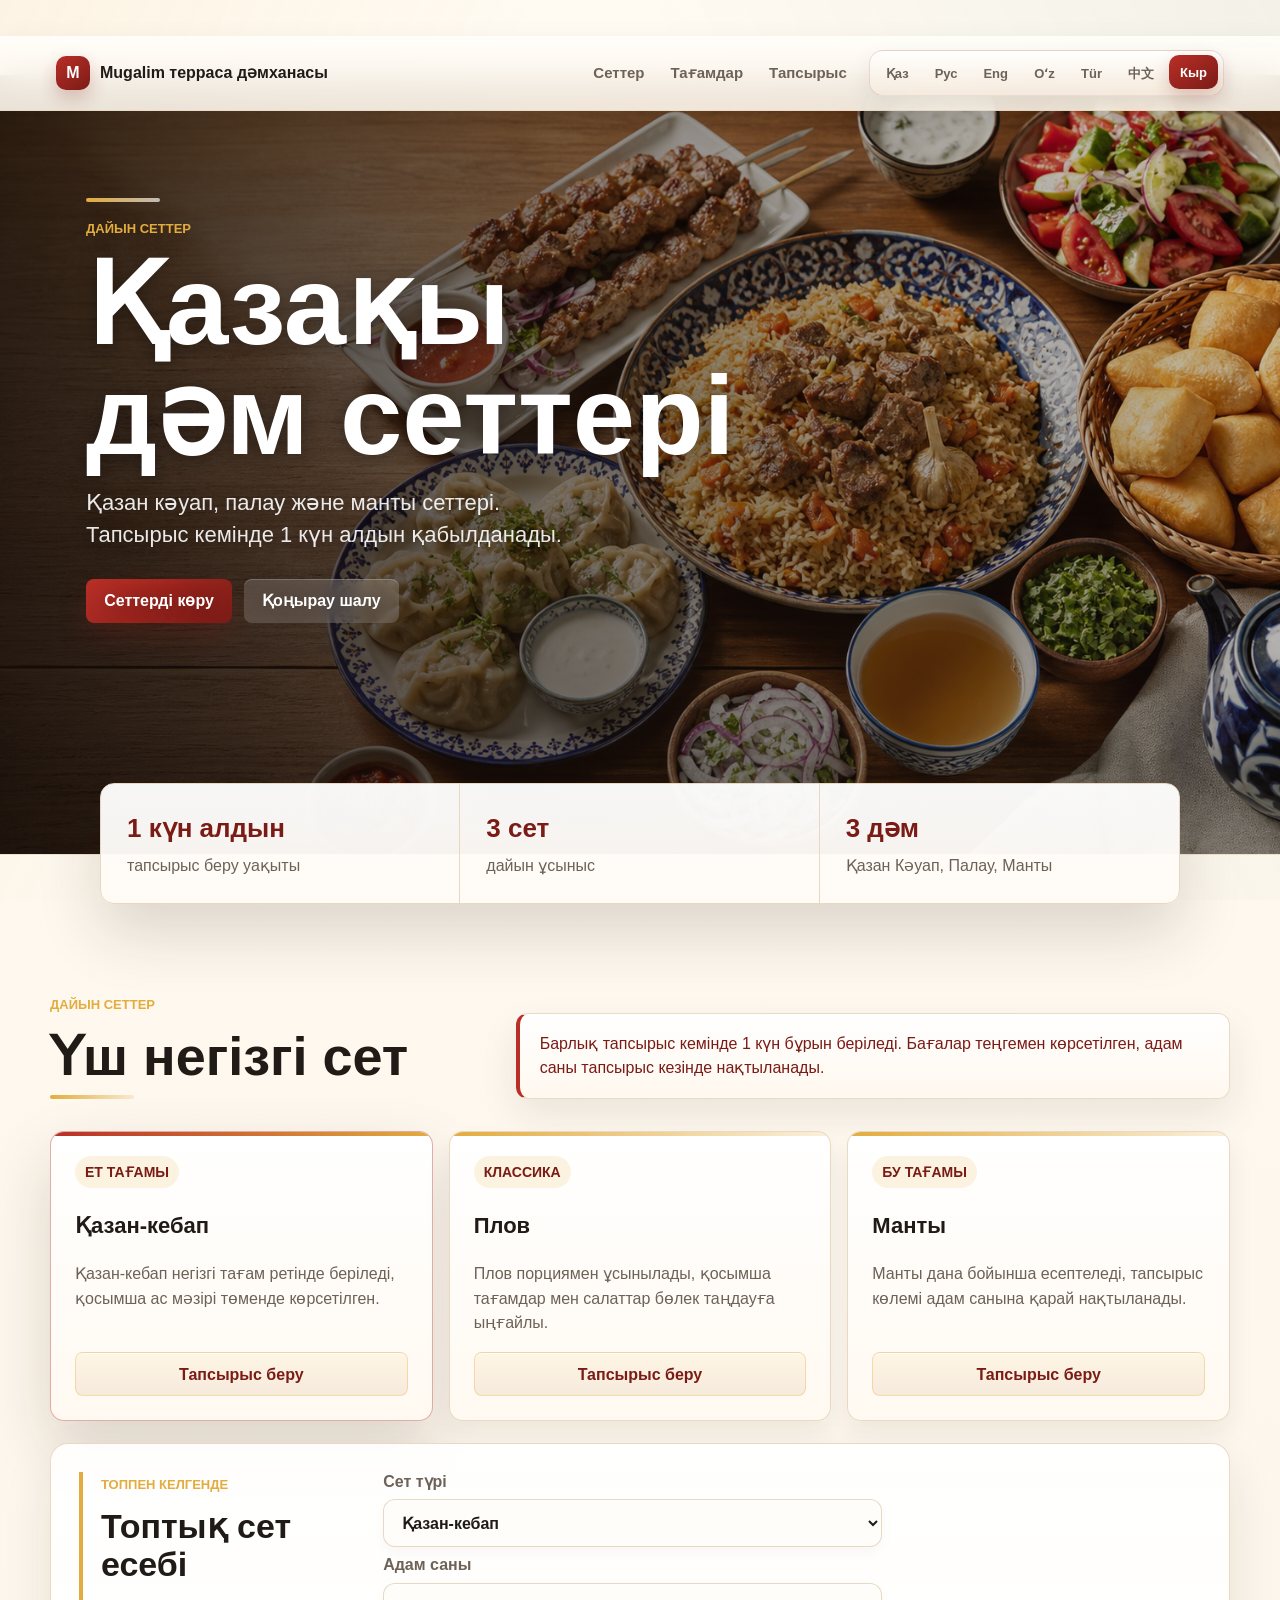
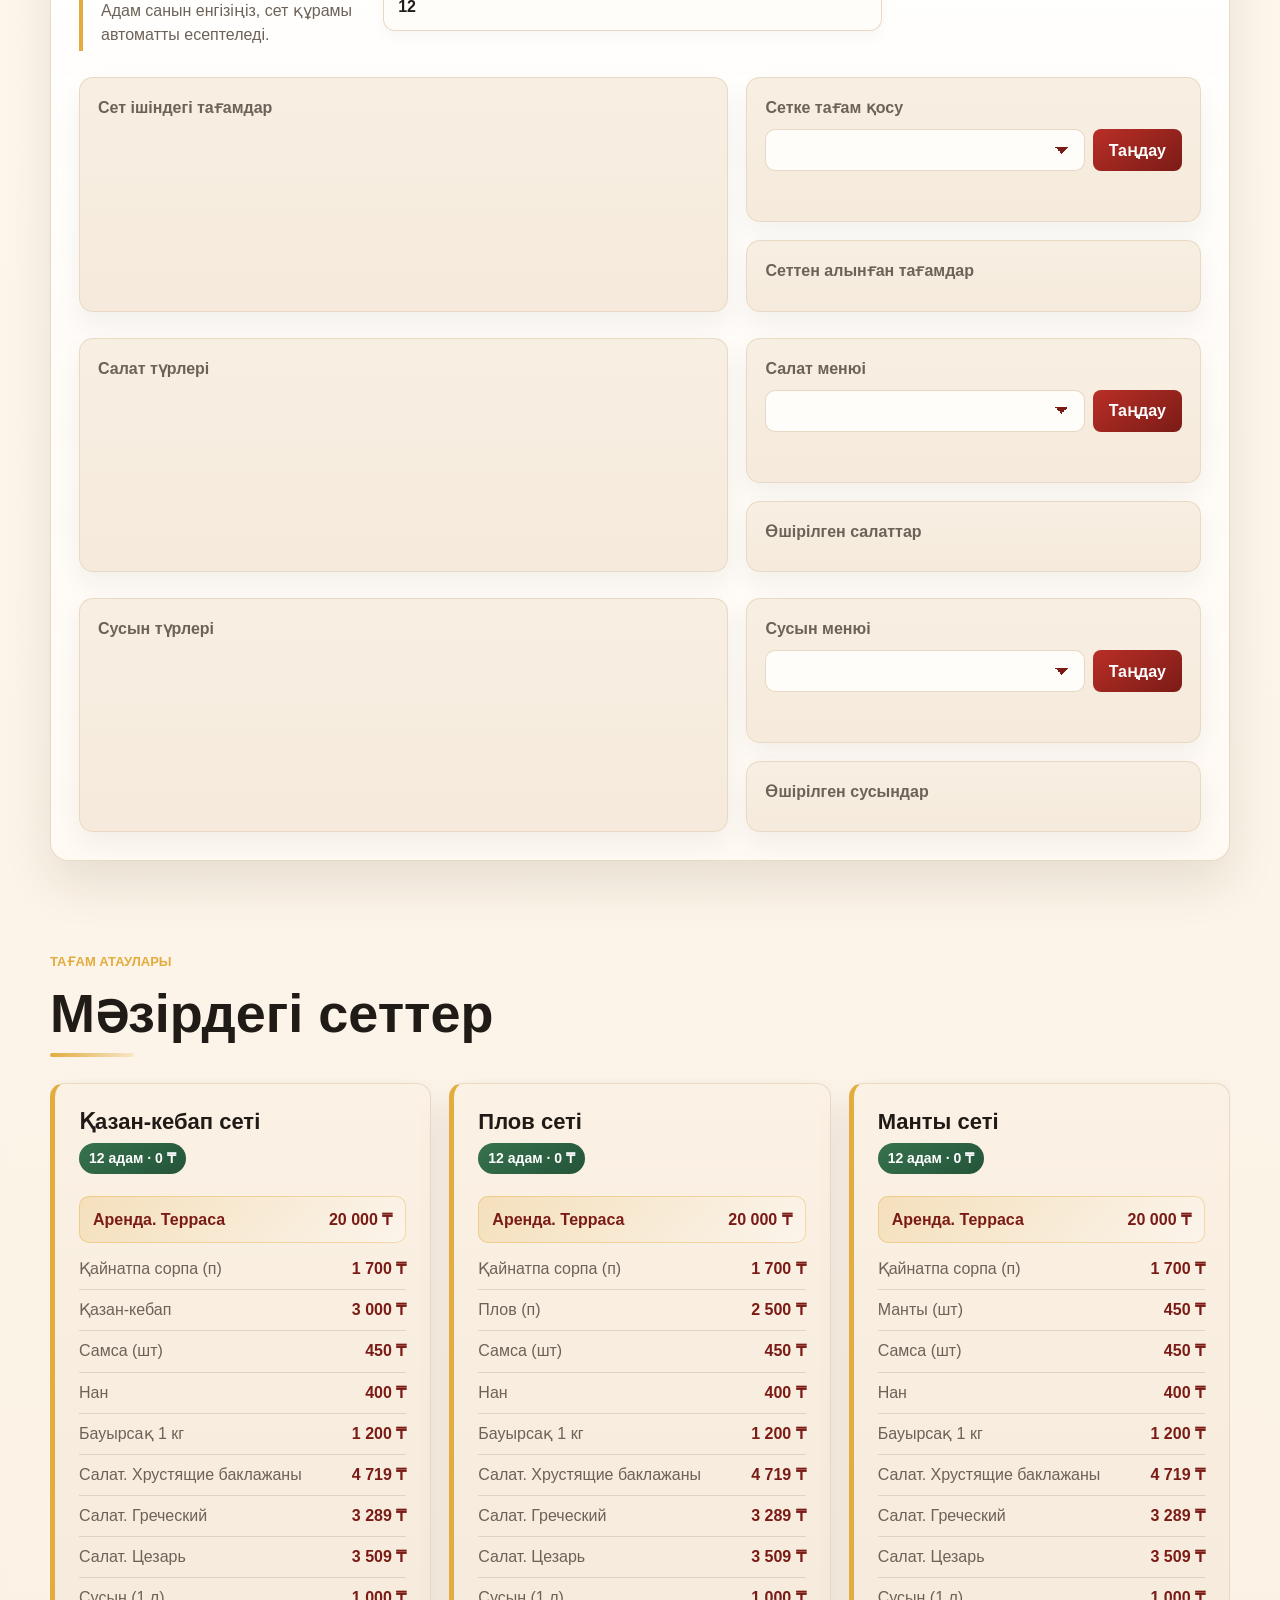
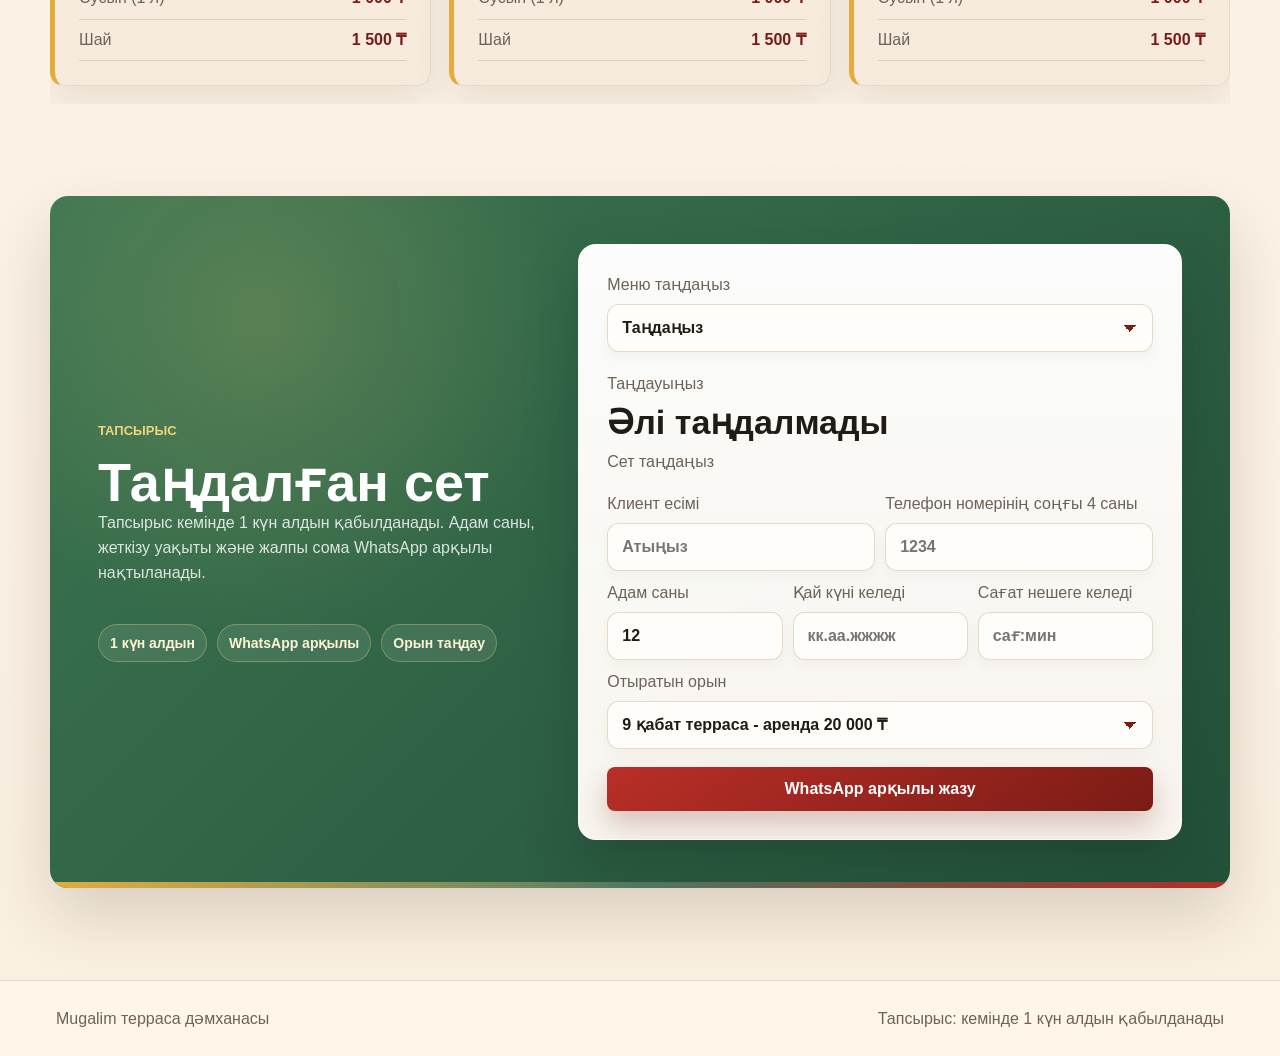
<file: ky.html>
﻿<!doctype html>
<html lang="ky">
  <head>
    <meta charset="utf-8" />
    <meta name="viewport" content="width=device-width, initial-scale=1" />
    <title>Mugalim терраса дәмханасы</title>
    <link rel="stylesheet" href="styles.css" />
  </head>
  <body>
    <header class="topbar">
      <a class="brand" href="#top" aria-label="Басты бет">
        <span class="brand-mark">M</span>
        <span>Mugalim терраса дәмханасы</span>
      </a>
      <div class="top-actions">
        <nav class="nav" aria-label="Бөлімдер">
          <a href="#sets">Сеттер</a>
          <a href="#menu">Тағамдар</a>
          <a href="#order">Тапсырыс</a>
        </nav>
        <div class="language-toggle" aria-label="Тіл таңдау">
          <a href="index.html" data-lang="kk">Қаз</a>
          <a href="ru.html" data-lang="ru">Рус</a>
          <a href="en.html" data-lang="en">Eng</a>
          <a href="uz.html" data-lang="uz">Oʻz</a>
          <a href="tr.html" data-lang="tr">Tür</a>
          <a href="zh.html" data-lang="zh">中文</a>
          <a class="active" href="ky.html" data-lang="ky">Кыр</a>
        </div>
      </div>
    </header>

    <main id="top">
      <section class="hero" aria-labelledby="hero-title">
        <img src="assets/dastarhan-hero.png" alt="Mugalim терраса дәмханасының тағамдары" />
        <div class="hero-shade"></div>
        <div class="hero-content">
          <p class="eyebrow">Дайын сеттер</p>
          <h1 id="hero-title">Қазақы дәм сеттері</h1>
          <p class="hero-copy">
            Қазан кәуап, палау және манты сеттері. Тапсырыс кемінде 1 күн алдын қабылданады.
          </p>
          <div class="hero-actions">
            <a class="button primary" href="#sets">Сеттерді көру</a>
            <a class="button ghost" href="tel:+77787783636">Қоңырау шалу</a>
          </div>
        </div>
      </section>

      <section class="quick-panel" aria-label="Жылдам ақпарат">
        <div>
          <strong>1 күн алдын</strong>
          <span>тапсырыс беру уақыты</span>
        </div>
        <div>
          <strong>3 сет</strong>
          <span>дайын ұсыныс</span>
        </div>
        <div>
          <strong>3 дәм</strong>
          <span>Қазан Кәуап, Палау, Манты</span>
        </div>
      </section>

      <section class="section" id="sets">
        <div class="section-head">
          <div>
            <p class="eyebrow">Дайын сеттер</p>
            <h2>Үш негізгі сет</h2>
          </div>
          <p class="notice">Барлық тапсырыс кемінде 1 күн бұрын беріледі. Бағалар теңгемен көрсетілген, адам саны тапсырыс кезінде нақтыланады.</p>
        </div>

        <div class="set-grid">
          <article class="set-card accent">
            <div class="set-top">
              <span>Ет тағамы</span>
            </div>
            <h3>Қазан-кебап</h3>
            <p>Қазан-кебап негізгі тағам ретінде беріледі, қосымша ас мәзірі төменде көрсетілген.</p>
            <button type="button" data-name="Қазан-кебап" data-price="3 000 ₸">Тапсырыс беру</button>
          </article>

          <article class="set-card">
            <div class="set-top">
              <span>Классика</span>
            </div>
            <h3>Плов</h3>
            <p>Плов порциямен ұсынылады, қосымша тағамдар мен салаттар бөлек таңдауға ыңғайлы.</p>
            <button type="button" data-name="Плов" data-price="2 500 ₸">Тапсырыс беру</button>
          </article>

          <article class="set-card">
            <div class="set-top">
              <span>Бу тағамы</span>
            </div>
            <h3>Манты</h3>
            <p>Манты дана бойынша есептеледі, тапсырыс көлемі адам санына қарай нақтыланады.</p>
            <button type="button" data-name="Манты" data-price="450 ₸ / шт">Тапсырыс беру</button>
          </article>
        </div>

        <div class="group-calculator" aria-labelledby="group-title">
          <div class="calculator-copy">
            <p class="eyebrow">Топпен келгенде</p>
            <h3 id="group-title">Топтық сет есебі</h3>
            <p>Адам санын енгізіңіз, сет құрамы автоматты есептеледі.</p>
          </div>
          <div class="calculator-controls">
            <label class="people-control">
              <span>Сет түрі</span>
              <select id="set-type">
                <option value="kebab">Қазан-кебап</option>
                <option value="plov">Плов</option>
                <option value="manty">Манты</option>
              </select>
            </label>
            <label class="people-control">
              <span>Адам саны</span>
              <input id="people-count" type="number" min="1" max="120" value="12" inputmode="numeric" />
            </label>
          </div>
          <div class="calc-grid" aria-live="polite">
            <div class="calc-item">
              <span>Қайнатпа сорпа</span>
              <strong id="calc-soup">12 порция</strong>
              <small>адам басына 1</small>
            </div>
            <div class="calc-item">
              <span id="calc-main-name">Қазан-кебап</span>
              <strong id="calc-main">12 порция</strong>
              <small id="calc-main-rule">адам басына 1</small>
            </div>
            <div class="calc-item">
              <span>Самса</span>
              <strong id="calc-samsa">2 тарелка / 12 дана</strong>
              <small>1 тарелкада 6 дана</small>
              <div class="stepper" aria-label="Самса тарелка санын өзгерту">
                <button type="button" data-adjust="samsa" data-delta="-1">-</button>
                <button type="button" data-adjust="samsa" data-delta="1">+</button>
              </div>
            </div>
            <div class="calc-item">
              <span>Сусын</span>
              <strong id="calc-drinks">3 топтама / 9 литр</strong>
              <small>әр 4 адамға 1 топтама, 3 литр: Coca-Cola, Fanta, Sprite</small>
            </div>
            <div class="calc-item">
              <span>Бауырсақ</span>
              <strong id="calc-baursak">1 кг</strong>
              <small>әр 12 адамға 1 кг</small>
            </div>
            <div class="calc-item">
              <span>Салат</span>
              <strong id="calc-salad">6 тарелка</strong>
              <small>әр 2 адамға 1 тарелка</small>
              <div class="stepper" aria-label="Салат тарелка санын өзгерту">
                <button type="button" data-adjust="salad" data-delta="-1">-</button>
                <button type="button" data-adjust="salad" data-delta="1">+</button>
              </div>
            </div>
          </div>
          <div class="salad-editor">
            <div>
              <span>Сет ішіндегі тағамдар</span>
              <ul id="food-list"></ul>
            </div>
            <form id="food-form" class="salad-form">
              <label for="food-menu">Сетке тағам қосу</label>
              <div>
                <select id="food-menu"></select>
                <button type="submit">Таңдау</button>
              </div>
              <p id="food-notice" class="salad-notice" aria-live="polite"></p>
            </form>
            <div class="removed-salads">
              <span>Сеттен алынған тағамдар</span>
              <ul id="removed-food-list"></ul>
            </div>
          </div>
          <div class="salad-editor">
            <div>
              <span>Салат түрлері</span>
              <ul id="salad-list"></ul>
            </div>
            <form id="salad-form" class="salad-form">
              <label for="salad-menu">Салат менюі</label>
              <div>
                <select id="salad-menu"></select>
                <button type="submit">Таңдау</button>
              </div>
              <p id="salad-notice" class="salad-notice" aria-live="polite"></p>
            </form>
            <div class="removed-salads">
              <span>Өшірілген салаттар</span>
              <ul id="removed-salad-list"></ul>
            </div>
          </div>
          <div class="salad-editor">
            <div>
              <span>Сусын түрлері</span>
              <ul id="drink-list"></ul>
            </div>
            <form id="drink-form" class="salad-form">
              <label for="drink-menu">Сусын менюі</label>
              <div>
                <select id="drink-menu"></select>
                <button type="submit">Таңдау</button>
              </div>
              <p id="drink-notice" class="salad-notice" aria-live="polite"></p>
            </form>
            <div class="removed-salads">
              <span>Өшірілген сусындар</span>
              <ul id="removed-drink-list"></ul>
            </div>
          </div>
          <div class="total-panel" aria-live="polite">
            <div>
              <span>Қазан-кебап</span>
              <strong id="total-kebab">0 ₸</strong>
            </div>
            <div>
              <span>Плов</span>
              <strong id="total-plov">0 ₸</strong>
            </div>
            <div>
              <span>Манты</span>
              <strong id="total-manty">0 ₸</strong>
            </div>
          </div>
        </div>
      </section>

      <section class="section menu-section" id="menu">
        <div class="menu-heading">
          <p class="eyebrow">Тағам атаулары</p>
          <h2>Мәзірдегі сеттер</h2>
        </div>
        <div class="menu-list">
          <div>
            <h3>Қазан-кебап сеті <span class="menu-summary" id="menu-kebab-summary">12 адам · 0 ₸</span></h3>
            <dl class="price-list">
              <div class="rent-row is-highlighted"><dt>Аренда. Терраса</dt><dd>20 000 ₸</dd></div>
              <div><dt>Қайнатпа сорпа (п)</dt><dd>1 700 ₸</dd></div>
              <div><dt>Қазан-кебап</dt><dd>3 000 ₸</dd></div>
              <div><dt>Самса (шт)</dt><dd>450 ₸</dd></div>
              <div><dt>Нан</dt><dd>400 ₸</dd></div>
              <div><dt>Бауырсақ 1 кг</dt><dd>1 200 ₸</dd></div>
              <div><dt>Салат. Хрустящие баклажаны</dt><dd>4 719 ₸</dd></div>
              <div><dt>Салат. Греческий</dt><dd>3 289 ₸</dd></div>
              <div><dt>Салат. Цезарь</dt><dd>3 509 ₸</dd></div>
              <div><dt>Сусын (1 л)</dt><dd>1 000 ₸</dd></div>
              <div><dt>Шай</dt><dd>1 500 ₸</dd></div>
            </dl>
          </div>
          <div>
            <h3>Плов сеті <span class="menu-summary" id="menu-plov-summary">12 адам · 0 ₸</span></h3>
            <dl class="price-list">
              <div class="rent-row is-highlighted"><dt>Аренда. Терраса</dt><dd>20 000 ₸</dd></div>
              <div><dt>Қайнатпа сорпа (п)</dt><dd>1 700 ₸</dd></div>
              <div><dt>Плов (п)</dt><dd>2 500 ₸</dd></div>
              <div><dt>Самса (шт)</dt><dd>450 ₸</dd></div>
              <div><dt>Нан</dt><dd>400 ₸</dd></div>
              <div><dt>Бауырсақ 1 кг</dt><dd>1 200 ₸</dd></div>
              <div><dt>Салат. Хрустящие баклажаны</dt><dd>4 719 ₸</dd></div>
              <div><dt>Салат. Греческий</dt><dd>3 289 ₸</dd></div>
              <div><dt>Салат. Цезарь</dt><dd>3 509 ₸</dd></div>
              <div><dt>Сусын (1 л)</dt><dd>1 000 ₸</dd></div>
              <div><dt>Шай</dt><dd>1 500 ₸</dd></div>
            </dl>
          </div>
          <div>
            <h3>Манты сеті <span class="menu-summary" id="menu-manty-summary">12 адам · 0 ₸</span></h3>
            <dl class="price-list">
              <div class="rent-row is-highlighted"><dt>Аренда. Терраса</dt><dd>20 000 ₸</dd></div>
              <div><dt>Қайнатпа сорпа (п)</dt><dd>1 700 ₸</dd></div>
              <div><dt>Манты (шт)</dt><dd>450 ₸</dd></div>
              <div><dt>Самса (шт)</dt><dd>450 ₸</dd></div>
              <div><dt>Нан</dt><dd>400 ₸</dd></div>
              <div><dt>Бауырсақ 1 кг</dt><dd>1 200 ₸</dd></div>
              <div><dt>Салат. Хрустящие баклажаны</dt><dd>4 719 ₸</dd></div>
              <div><dt>Салат. Греческий</dt><dd>3 289 ₸</dd></div>
              <div><dt>Салат. Цезарь</dt><dd>3 509 ₸</dd></div>
              <div><dt>Сусын (1 л)</dt><dd>1 000 ₸</dd></div>
              <div><dt>Шай</dt><dd>1 500 ₸</dd></div>
            </dl>
          </div>
        </div>
      </section>

      <section class="order" id="order">
        <div>
          <p class="eyebrow">Тапсырыс</p>
          <h2>Таңдалған сет</h2>
          <p class="order-copy">
            Тапсырыс кемінде 1 күн алдын қабылданады. Адам саны, жеткізу уақыты және жалпы сома WhatsApp арқылы нақтыланады.
          </p>
          <div class="order-points" aria-label="Тапсырыс шарттары">
            <span>1 күн алдын</span>
            <span>WhatsApp арқылы</span>
            <span>Орын таңдау</span>
          </div>
        </div>
        <aside class="order-box" aria-live="polite">
          <label class="order-select" for="order-set-select">
            <span>Меню таңдаңыз</span>
            <select id="order-set-select">
              <option value="">Таңдаңыз</option>
              <option value="kebab">Қазан-кебап</option>
              <option value="plov">Плов</option>
              <option value="manty">Манты</option>
            </select>
          </label>
          <span>Таңдауыңыз</span>
          <strong id="chosen-name">Әлі таңдалмады</strong>
          <p id="chosen-price">Сет таңдаңыз</p>
          <div class="order-details">
            <label for="client-name">
              <span>Клиент есімі</span>
              <input id="client-name" type="text" placeholder="Атыңыз" autocomplete="name" />
            </label>
            <label for="client-phone-last">
              <span>Телефон номерінің соңғы 4 саны</span>
              <input id="client-phone-last" type="text" maxlength="4" inputmode="numeric" pattern="[0-9]{4}" placeholder="1234" />
            </label>
            <label for="order-people">
              <span>Адам саны</span>
              <input id="order-people" type="number" min="1" max="120" value="12" inputmode="numeric" />
            </label>
            <label for="order-date">
              <span>Қай күні келеді</span>
              <input id="order-date" type="text" inputmode="numeric" maxlength="10" placeholder="кк.аа.жжжж" />
            </label>
            <label for="order-time">
              <span>Сағат нешеге келеді</span>
              <input id="order-time" type="text" inputmode="numeric" maxlength="5" placeholder="сағ:мин" />
            </label>
            <label for="order-venue">
              <span>Отыратын орын</span>
              <select id="order-venue">
                <option value="terrace">9 қабат терраса - аренда 20 000 ₸</option>
                <option value="urbo">1 қабат Урбо кофейня - аренда 0 ₸</option>
              </select>
            </label>
          </div>
          <a id="whatsapp-link" class="button primary full" href="https://wa.me/77787783636" target="_blank" rel="noreferrer">WhatsApp арқылы жазу</a>
        </aside>
      </section>

      <section class="pdf-summary" aria-label="PDF тапсырыс нұсқасы">
        <div class="pdf-header">
          <span>Mugalim терраса дәмханасы</span>
          <strong>Тапсырыс парағы</strong>
        </div>
        <dl class="pdf-details">
          <div><dt>Клиент есімі</dt><dd id="pdf-client-name">әлі жазылмады</dd></div>
          <div><dt>Телефон соңғы 4 саны</dt><dd id="pdf-client-phone">әлі жазылмады</dd></div>
          <div><dt>Сет</dt><dd id="pdf-set-name">әлі таңдалмады</dd></div>
          <div><dt>Адам саны</dt><dd id="pdf-people">12</dd></div>
          <div><dt>Келетін күні</dt><dd id="pdf-date">әлі таңдалмады</dd></div>
          <div><dt>Келетін сағаты</dt><dd id="pdf-time">әлі таңдалмады</dd></div>
          <div><dt>Отыратын орын</dt><dd id="pdf-venue">9 қабат терраса</dd></div>
          <div><dt>Аренда</dt><dd id="pdf-rent">20 000 ₸</dd></div>
          <div><dt>Сет ішіндегі тағамдар</dt><dd id="pdf-foods">-</dd></div>
          <div><dt>Сетке тағам қосу</dt><dd id="pdf-added-foods">өзгеріс жоқ</dd></div>
          <div><dt>Сеттен алынған тағамдар</dt><dd id="pdf-removed-foods">өзгеріс жоқ</dd></div>
          <div><dt>Салаттар</dt><dd id="pdf-salads">-</dd></div>
          <div><dt>Салат менюі</dt><dd id="pdf-changed-salads">өзгеріс жоқ</dd></div>
          <div><dt>Өшірілген салаттар</dt><dd id="pdf-removed-salads">өзгеріс жоқ</dd></div>
          <div><dt>Сусындар</dt><dd id="pdf-drinks">-</dd></div>
          <div><dt>Сусын менюі</dt><dd id="pdf-changed-drinks">өзгеріс жоқ</dd></div>
          <div><dt>Өшірілген сусындар</dt><dd id="pdf-removed-drinks">өзгеріс жоқ</dd></div>
          <div class="pdf-total"><dt>Толық бағасы</dt><dd id="pdf-total">0 ₸</dd></div>
        </dl>
        <p class="pdf-note">Жоғарыдағы тапсырыстарға толықтай келісемін.</p>
      </section>
    </main>

    <footer class="footer">
      <span>Mugalim терраса дәмханасы</span>
      <span>Тапсырыс: кемінде 1 күн алдын қабылданады</span>
    </footer>

    <script src="script.js"></script>
  </body>
</html>
</file>
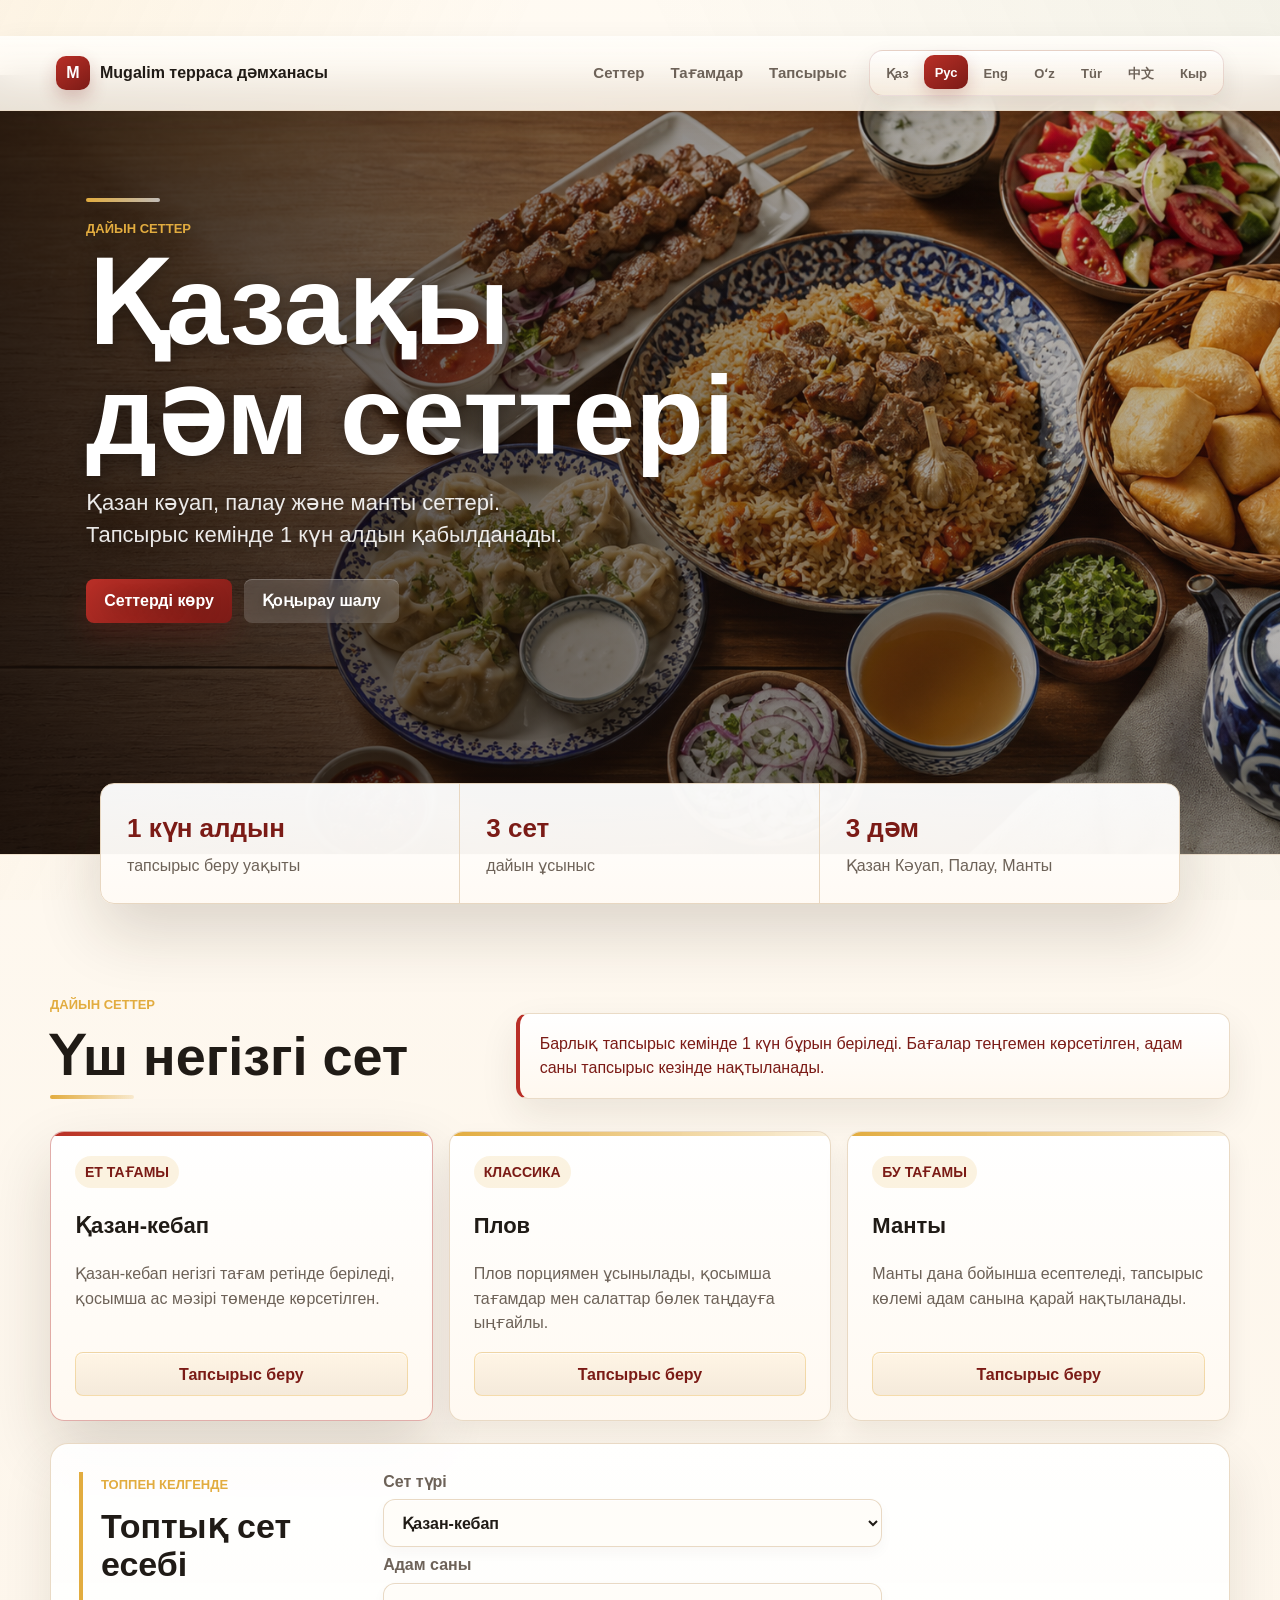
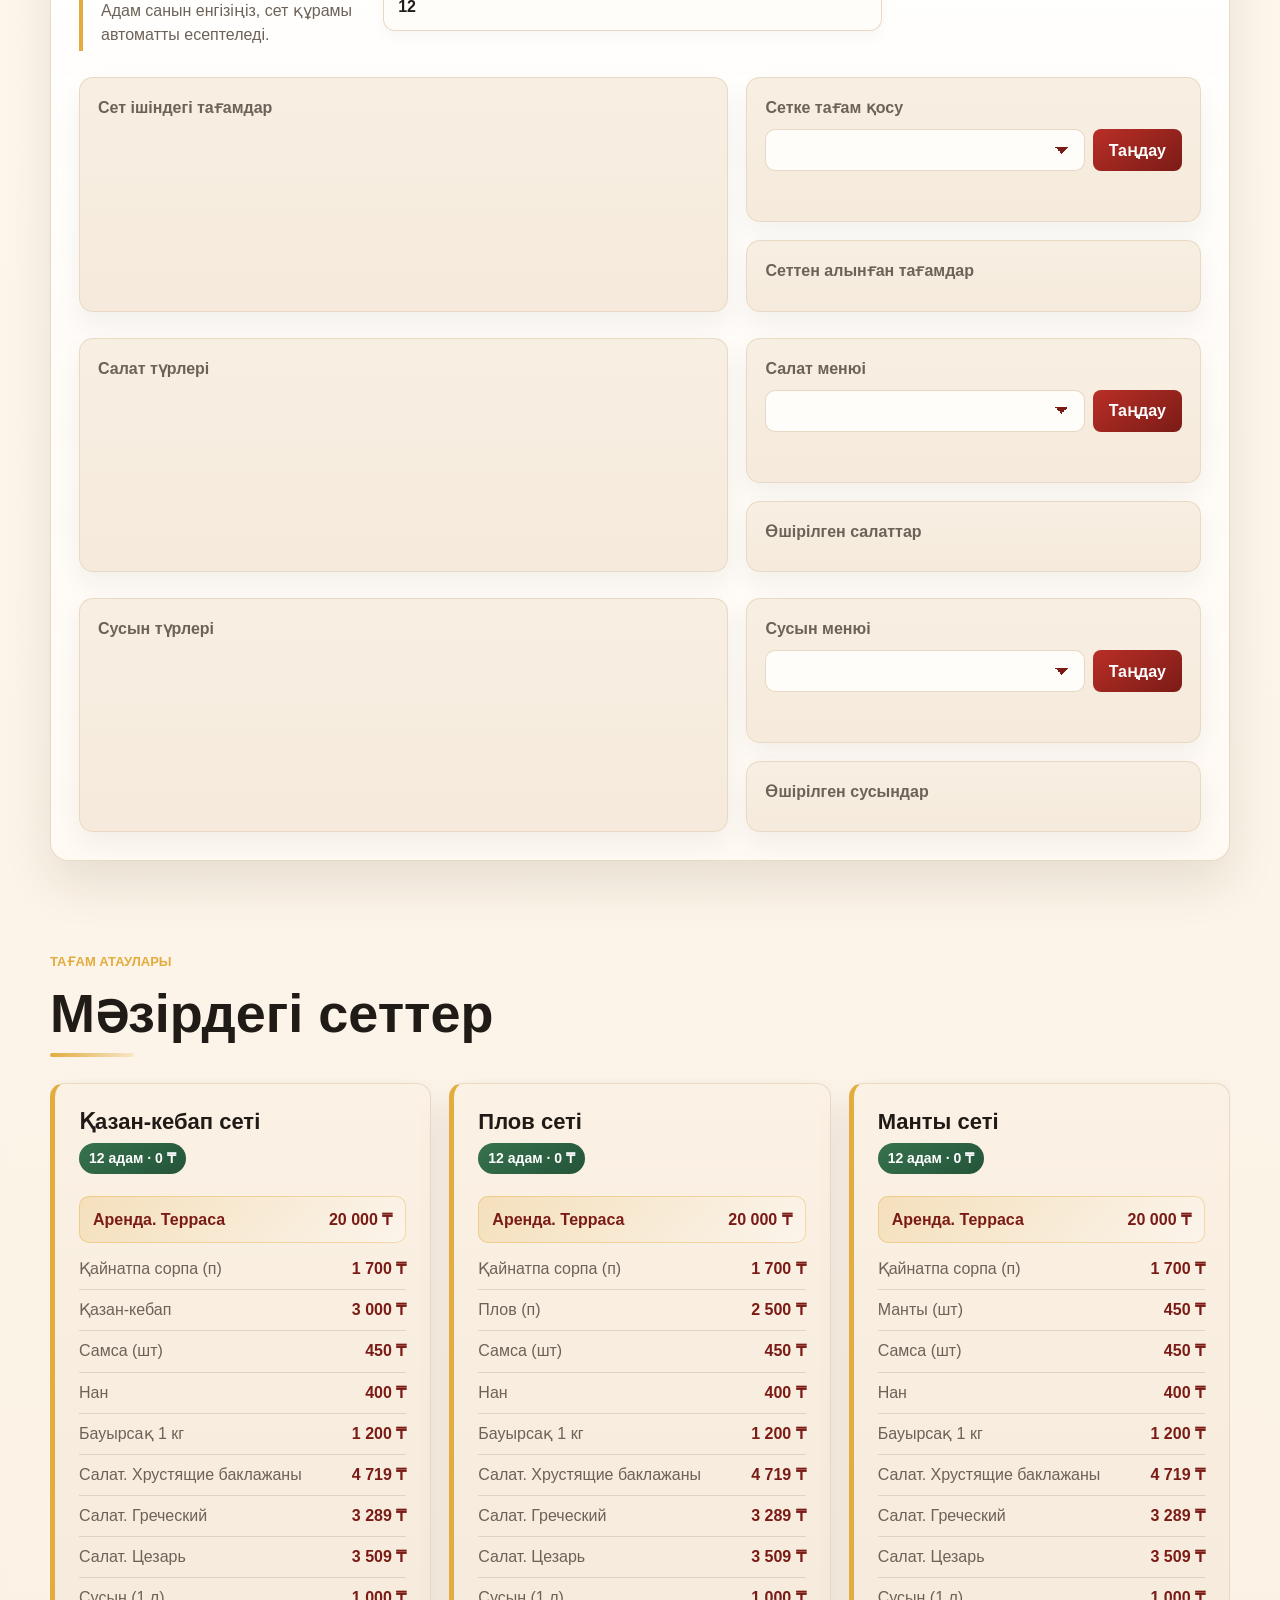
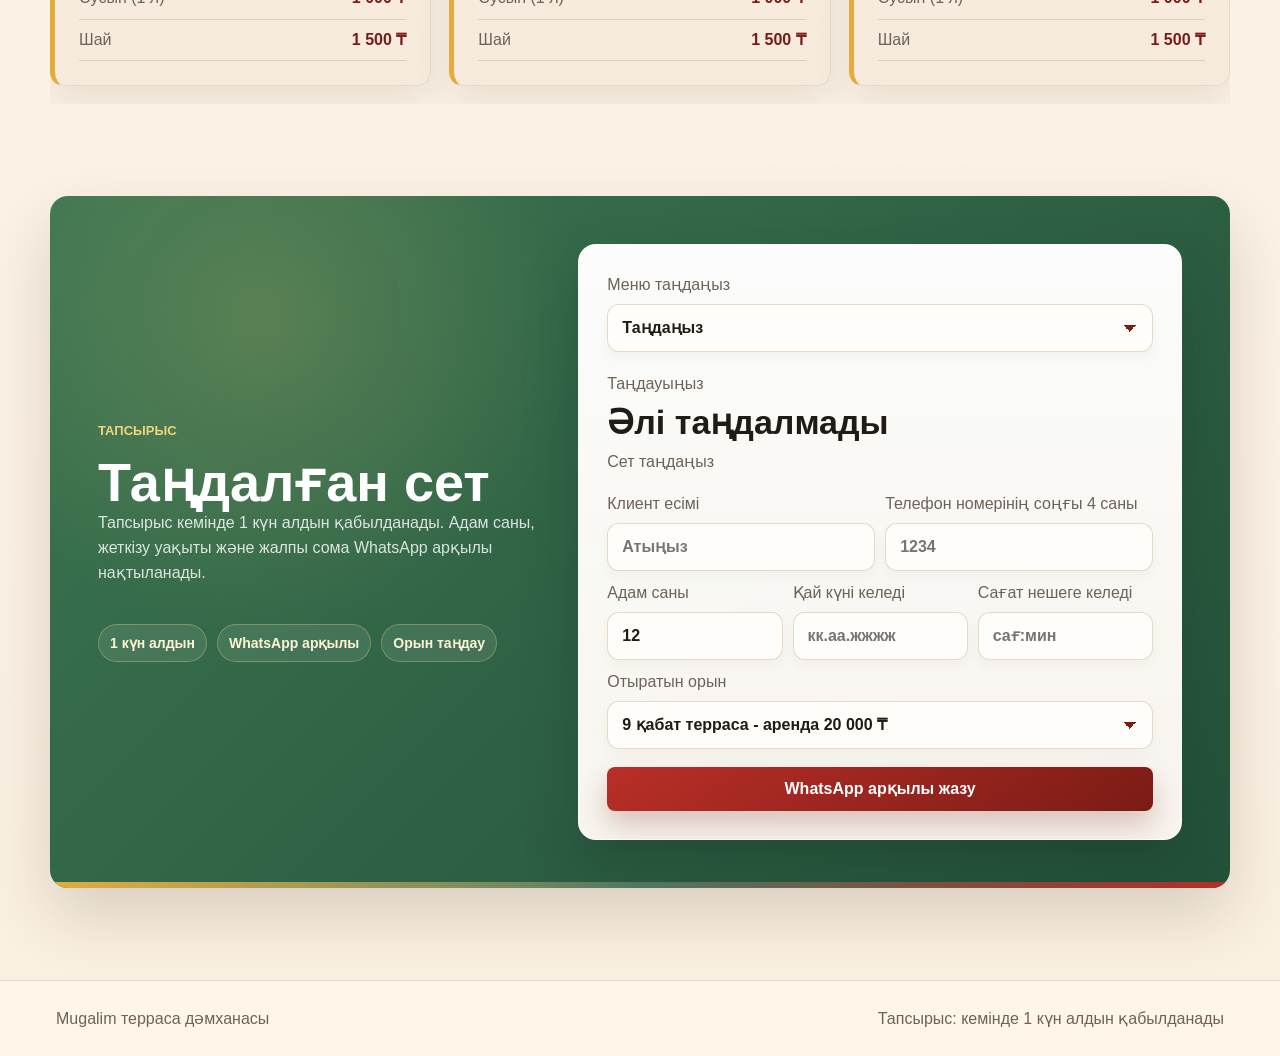
<file: ru.html>
﻿<!doctype html>
<html lang="ru">
  <head>
    <meta charset="utf-8" />
    <meta name="viewport" content="width=device-width, initial-scale=1" />
    <title>Mugalim терраса дәмханасы</title>
    <link rel="stylesheet" href="styles.css" />
  </head>
  <body>
    <header class="topbar">
      <a class="brand" href="#top" aria-label="Басты бет">
        <span class="brand-mark">M</span>
        <span>Mugalim терраса дәмханасы</span>
      </a>
      <div class="top-actions">
        <nav class="nav" aria-label="Бөлімдер">
          <a href="#sets">Сеттер</a>
          <a href="#menu">Тағамдар</a>
          <a href="#order">Тапсырыс</a>
        </nav>
        <div class="language-toggle" aria-label="Тіл таңдау">
          <a href="index.html" data-lang="kk">Қаз</a>
          <a class="active" href="ru.html" data-lang="ru">Рус</a>
          <a href="en.html" data-lang="en">Eng</a>
          <a href="uz.html" data-lang="uz">Oʻz</a>
          <a href="tr.html" data-lang="tr">Tür</a>
          <a href="zh.html" data-lang="zh">中文</a>
          <a href="ky.html" data-lang="ky">Кыр</a>
        </div>
      </div>
    </header>

    <main id="top">
      <section class="hero" aria-labelledby="hero-title">
        <img src="assets/dastarhan-hero.png" alt="Mugalim терраса дәмханасының тағамдары" />
        <div class="hero-shade"></div>
        <div class="hero-content">
          <p class="eyebrow">Дайын сеттер</p>
          <h1 id="hero-title">Қазақы дәм сеттері</h1>
          <p class="hero-copy">
            Қазан кәуап, палау және манты сеттері. Тапсырыс кемінде 1 күн алдын қабылданады.
          </p>
          <div class="hero-actions">
            <a class="button primary" href="#sets">Сеттерді көру</a>
            <a class="button ghost" href="tel:+77787783636">Қоңырау шалу</a>
          </div>
        </div>
      </section>

      <section class="quick-panel" aria-label="Жылдам ақпарат">
        <div>
          <strong>1 күн алдын</strong>
          <span>тапсырыс беру уақыты</span>
        </div>
        <div>
          <strong>3 сет</strong>
          <span>дайын ұсыныс</span>
        </div>
        <div>
          <strong>3 дәм</strong>
          <span>Қазан Кәуап, Палау, Манты</span>
        </div>
      </section>

      <section class="section" id="sets">
        <div class="section-head">
          <div>
            <p class="eyebrow">Дайын сеттер</p>
            <h2>Үш негізгі сет</h2>
          </div>
          <p class="notice">Барлық тапсырыс кемінде 1 күн бұрын беріледі. Бағалар теңгемен көрсетілген, адам саны тапсырыс кезінде нақтыланады.</p>
        </div>

        <div class="set-grid">
          <article class="set-card accent">
            <div class="set-top">
              <span>Ет тағамы</span>
            </div>
            <h3>Қазан-кебап</h3>
            <p>Қазан-кебап негізгі тағам ретінде беріледі, қосымша ас мәзірі төменде көрсетілген.</p>
            <button type="button" data-name="Қазан-кебап" data-price="3 000 ₸">Тапсырыс беру</button>
          </article>

          <article class="set-card">
            <div class="set-top">
              <span>Классика</span>
            </div>
            <h3>Плов</h3>
            <p>Плов порциямен ұсынылады, қосымша тағамдар мен салаттар бөлек таңдауға ыңғайлы.</p>
            <button type="button" data-name="Плов" data-price="2 500 ₸">Тапсырыс беру</button>
          </article>

          <article class="set-card">
            <div class="set-top">
              <span>Бу тағамы</span>
            </div>
            <h3>Манты</h3>
            <p>Манты дана бойынша есептеледі, тапсырыс көлемі адам санына қарай нақтыланады.</p>
            <button type="button" data-name="Манты" data-price="450 ₸ / шт">Тапсырыс беру</button>
          </article>
        </div>

        <div class="group-calculator" aria-labelledby="group-title">
          <div class="calculator-copy">
            <p class="eyebrow">Топпен келгенде</p>
            <h3 id="group-title">Топтық сет есебі</h3>
            <p>Адам санын енгізіңіз, сет құрамы автоматты есептеледі.</p>
          </div>
          <div class="calculator-controls">
            <label class="people-control">
              <span>Сет түрі</span>
              <select id="set-type">
                <option value="kebab">Қазан-кебап</option>
                <option value="plov">Плов</option>
                <option value="manty">Манты</option>
              </select>
            </label>
            <label class="people-control">
              <span>Адам саны</span>
              <input id="people-count" type="number" min="1" max="120" value="12" inputmode="numeric" />
            </label>
          </div>
          <div class="calc-grid" aria-live="polite">
            <div class="calc-item">
              <span>Қайнатпа сорпа</span>
              <strong id="calc-soup">12 порция</strong>
              <small>адам басына 1</small>
            </div>
            <div class="calc-item">
              <span id="calc-main-name">Қазан-кебап</span>
              <strong id="calc-main">12 порция</strong>
              <small id="calc-main-rule">адам басына 1</small>
            </div>
            <div class="calc-item">
              <span>Самса</span>
              <strong id="calc-samsa">2 тарелка / 12 дана</strong>
              <small>1 тарелкада 6 дана</small>
              <div class="stepper" aria-label="Самса тарелка санын өзгерту">
                <button type="button" data-adjust="samsa" data-delta="-1">-</button>
                <button type="button" data-adjust="samsa" data-delta="1">+</button>
              </div>
            </div>
            <div class="calc-item">
              <span>Сусын</span>
              <strong id="calc-drinks">3 топтама / 9 литр</strong>
              <small>әр 4 адамға 1 топтама, 3 литр: Coca-Cola, Fanta, Sprite</small>
            </div>
            <div class="calc-item">
              <span>Бауырсақ</span>
              <strong id="calc-baursak">1 кг</strong>
              <small>әр 12 адамға 1 кг</small>
            </div>
            <div class="calc-item">
              <span>Салат</span>
              <strong id="calc-salad">6 тарелка</strong>
              <small>әр 2 адамға 1 тарелка</small>
              <div class="stepper" aria-label="Салат тарелка санын өзгерту">
                <button type="button" data-adjust="salad" data-delta="-1">-</button>
                <button type="button" data-adjust="salad" data-delta="1">+</button>
              </div>
            </div>
          </div>
          <div class="salad-editor">
            <div>
              <span>Сет ішіндегі тағамдар</span>
              <ul id="food-list"></ul>
            </div>
            <form id="food-form" class="salad-form">
              <label for="food-menu">Сетке тағам қосу</label>
              <div>
                <select id="food-menu"></select>
                <button type="submit">Таңдау</button>
              </div>
              <p id="food-notice" class="salad-notice" aria-live="polite"></p>
            </form>
            <div class="removed-salads">
              <span>Сеттен алынған тағамдар</span>
              <ul id="removed-food-list"></ul>
            </div>
          </div>
          <div class="salad-editor">
            <div>
              <span>Салат түрлері</span>
              <ul id="salad-list"></ul>
            </div>
            <form id="salad-form" class="salad-form">
              <label for="salad-menu">Салат менюі</label>
              <div>
                <select id="salad-menu"></select>
                <button type="submit">Таңдау</button>
              </div>
              <p id="salad-notice" class="salad-notice" aria-live="polite"></p>
            </form>
            <div class="removed-salads">
              <span>Өшірілген салаттар</span>
              <ul id="removed-salad-list"></ul>
            </div>
          </div>
          <div class="salad-editor">
            <div>
              <span>Сусын түрлері</span>
              <ul id="drink-list"></ul>
            </div>
            <form id="drink-form" class="salad-form">
              <label for="drink-menu">Сусын менюі</label>
              <div>
                <select id="drink-menu"></select>
                <button type="submit">Таңдау</button>
              </div>
              <p id="drink-notice" class="salad-notice" aria-live="polite"></p>
            </form>
            <div class="removed-salads">
              <span>Өшірілген сусындар</span>
              <ul id="removed-drink-list"></ul>
            </div>
          </div>
          <div class="total-panel" aria-live="polite">
            <div>
              <span>Қазан-кебап</span>
              <strong id="total-kebab">0 ₸</strong>
            </div>
            <div>
              <span>Плов</span>
              <strong id="total-plov">0 ₸</strong>
            </div>
            <div>
              <span>Манты</span>
              <strong id="total-manty">0 ₸</strong>
            </div>
          </div>
        </div>
      </section>

      <section class="section menu-section" id="menu">
        <div class="menu-heading">
          <p class="eyebrow">Тағам атаулары</p>
          <h2>Мәзірдегі сеттер</h2>
        </div>
        <div class="menu-list">
          <div>
            <h3>Қазан-кебап сеті <span class="menu-summary" id="menu-kebab-summary">12 адам · 0 ₸</span></h3>
            <dl class="price-list">
              <div class="rent-row is-highlighted"><dt>Аренда. Терраса</dt><dd>20 000 ₸</dd></div>
              <div><dt>Қайнатпа сорпа (п)</dt><dd>1 700 ₸</dd></div>
              <div><dt>Қазан-кебап</dt><dd>3 000 ₸</dd></div>
              <div><dt>Самса (шт)</dt><dd>450 ₸</dd></div>
              <div><dt>Нан</dt><dd>400 ₸</dd></div>
              <div><dt>Бауырсақ 1 кг</dt><dd>1 200 ₸</dd></div>
              <div><dt>Салат. Хрустящие баклажаны</dt><dd>4 719 ₸</dd></div>
              <div><dt>Салат. Греческий</dt><dd>3 289 ₸</dd></div>
              <div><dt>Салат. Цезарь</dt><dd>3 509 ₸</dd></div>
              <div><dt>Сусын (1 л)</dt><dd>1 000 ₸</dd></div>
              <div><dt>Шай</dt><dd>1 500 ₸</dd></div>
            </dl>
          </div>
          <div>
            <h3>Плов сеті <span class="menu-summary" id="menu-plov-summary">12 адам · 0 ₸</span></h3>
            <dl class="price-list">
              <div class="rent-row is-highlighted"><dt>Аренда. Терраса</dt><dd>20 000 ₸</dd></div>
              <div><dt>Қайнатпа сорпа (п)</dt><dd>1 700 ₸</dd></div>
              <div><dt>Плов (п)</dt><dd>2 500 ₸</dd></div>
              <div><dt>Самса (шт)</dt><dd>450 ₸</dd></div>
              <div><dt>Нан</dt><dd>400 ₸</dd></div>
              <div><dt>Бауырсақ 1 кг</dt><dd>1 200 ₸</dd></div>
              <div><dt>Салат. Хрустящие баклажаны</dt><dd>4 719 ₸</dd></div>
              <div><dt>Салат. Греческий</dt><dd>3 289 ₸</dd></div>
              <div><dt>Салат. Цезарь</dt><dd>3 509 ₸</dd></div>
              <div><dt>Сусын (1 л)</dt><dd>1 000 ₸</dd></div>
              <div><dt>Шай</dt><dd>1 500 ₸</dd></div>
            </dl>
          </div>
          <div>
            <h3>Манты сеті <span class="menu-summary" id="menu-manty-summary">12 адам · 0 ₸</span></h3>
            <dl class="price-list">
              <div class="rent-row is-highlighted"><dt>Аренда. Терраса</dt><dd>20 000 ₸</dd></div>
              <div><dt>Қайнатпа сорпа (п)</dt><dd>1 700 ₸</dd></div>
              <div><dt>Манты (шт)</dt><dd>450 ₸</dd></div>
              <div><dt>Самса (шт)</dt><dd>450 ₸</dd></div>
              <div><dt>Нан</dt><dd>400 ₸</dd></div>
              <div><dt>Бауырсақ 1 кг</dt><dd>1 200 ₸</dd></div>
              <div><dt>Салат. Хрустящие баклажаны</dt><dd>4 719 ₸</dd></div>
              <div><dt>Салат. Греческий</dt><dd>3 289 ₸</dd></div>
              <div><dt>Салат. Цезарь</dt><dd>3 509 ₸</dd></div>
              <div><dt>Сусын (1 л)</dt><dd>1 000 ₸</dd></div>
              <div><dt>Шай</dt><dd>1 500 ₸</dd></div>
            </dl>
          </div>
        </div>
      </section>

      <section class="order" id="order">
        <div>
          <p class="eyebrow">Тапсырыс</p>
          <h2>Таңдалған сет</h2>
          <p class="order-copy">
            Тапсырыс кемінде 1 күн алдын қабылданады. Адам саны, жеткізу уақыты және жалпы сома WhatsApp арқылы нақтыланады.
          </p>
          <div class="order-points" aria-label="Тапсырыс шарттары">
            <span>1 күн алдын</span>
            <span>WhatsApp арқылы</span>
            <span>Орын таңдау</span>
          </div>
        </div>
        <aside class="order-box" aria-live="polite">
          <label class="order-select" for="order-set-select">
            <span>Меню таңдаңыз</span>
            <select id="order-set-select">
              <option value="">Таңдаңыз</option>
              <option value="kebab">Қазан-кебап</option>
              <option value="plov">Плов</option>
              <option value="manty">Манты</option>
            </select>
          </label>
          <span>Таңдауыңыз</span>
          <strong id="chosen-name">Әлі таңдалмады</strong>
          <p id="chosen-price">Сет таңдаңыз</p>
          <div class="order-details">
            <label for="client-name">
              <span>Клиент есімі</span>
              <input id="client-name" type="text" placeholder="Атыңыз" autocomplete="name" />
            </label>
            <label for="client-phone-last">
              <span>Телефон номерінің соңғы 4 саны</span>
              <input id="client-phone-last" type="text" maxlength="4" inputmode="numeric" pattern="[0-9]{4}" placeholder="1234" />
            </label>
            <label for="order-people">
              <span>Адам саны</span>
              <input id="order-people" type="number" min="1" max="120" value="12" inputmode="numeric" />
            </label>
            <label for="order-date">
              <span>Қай күні келеді</span>
              <input id="order-date" type="text" inputmode="numeric" maxlength="10" placeholder="кк.аа.жжжж" />
            </label>
            <label for="order-time">
              <span>Сағат нешеге келеді</span>
              <input id="order-time" type="text" inputmode="numeric" maxlength="5" placeholder="сағ:мин" />
            </label>
            <label for="order-venue">
              <span>Отыратын орын</span>
              <select id="order-venue">
                <option value="terrace">9 қабат терраса - аренда 20 000 ₸</option>
                <option value="urbo">1 қабат Урбо кофейня - аренда 0 ₸</option>
              </select>
            </label>
          </div>
          <a id="whatsapp-link" class="button primary full" href="https://wa.me/77787783636" target="_blank" rel="noreferrer">WhatsApp арқылы жазу</a>
        </aside>
      </section>

      <section class="pdf-summary" aria-label="PDF тапсырыс нұсқасы">
        <div class="pdf-header">
          <span>Mugalim терраса дәмханасы</span>
          <strong>Тапсырыс парағы</strong>
        </div>
        <dl class="pdf-details">
          <div><dt>Клиент есімі</dt><dd id="pdf-client-name">әлі жазылмады</dd></div>
          <div><dt>Телефон соңғы 4 саны</dt><dd id="pdf-client-phone">әлі жазылмады</dd></div>
          <div><dt>Сет</dt><dd id="pdf-set-name">әлі таңдалмады</dd></div>
          <div><dt>Адам саны</dt><dd id="pdf-people">12</dd></div>
          <div><dt>Келетін күні</dt><dd id="pdf-date">әлі таңдалмады</dd></div>
          <div><dt>Келетін сағаты</dt><dd id="pdf-time">әлі таңдалмады</dd></div>
          <div><dt>Отыратын орын</dt><dd id="pdf-venue">9 қабат терраса</dd></div>
          <div><dt>Аренда</dt><dd id="pdf-rent">20 000 ₸</dd></div>
          <div><dt>Сет ішіндегі тағамдар</dt><dd id="pdf-foods">-</dd></div>
          <div><dt>Сетке тағам қосу</dt><dd id="pdf-added-foods">өзгеріс жоқ</dd></div>
          <div><dt>Сеттен алынған тағамдар</dt><dd id="pdf-removed-foods">өзгеріс жоқ</dd></div>
          <div><dt>Салаттар</dt><dd id="pdf-salads">-</dd></div>
          <div><dt>Салат менюі</dt><dd id="pdf-changed-salads">өзгеріс жоқ</dd></div>
          <div><dt>Өшірілген салаттар</dt><dd id="pdf-removed-salads">өзгеріс жоқ</dd></div>
          <div><dt>Сусындар</dt><dd id="pdf-drinks">-</dd></div>
          <div><dt>Сусын менюі</dt><dd id="pdf-changed-drinks">өзгеріс жоқ</dd></div>
          <div><dt>Өшірілген сусындар</dt><dd id="pdf-removed-drinks">өзгеріс жоқ</dd></div>
          <div class="pdf-total"><dt>Толық бағасы</dt><dd id="pdf-total">0 ₸</dd></div>
        </dl>
        <p class="pdf-note">Жоғарыдағы тапсырыстарға толықтай келісемін.</p>
      </section>
    </main>

    <footer class="footer">
      <span>Mugalim терраса дәмханасы</span>
      <span>Тапсырыс: кемінде 1 күн алдын қабылданады</span>
    </footer>

    <script src="script.js"></script>
  </body>
</html>
</file>
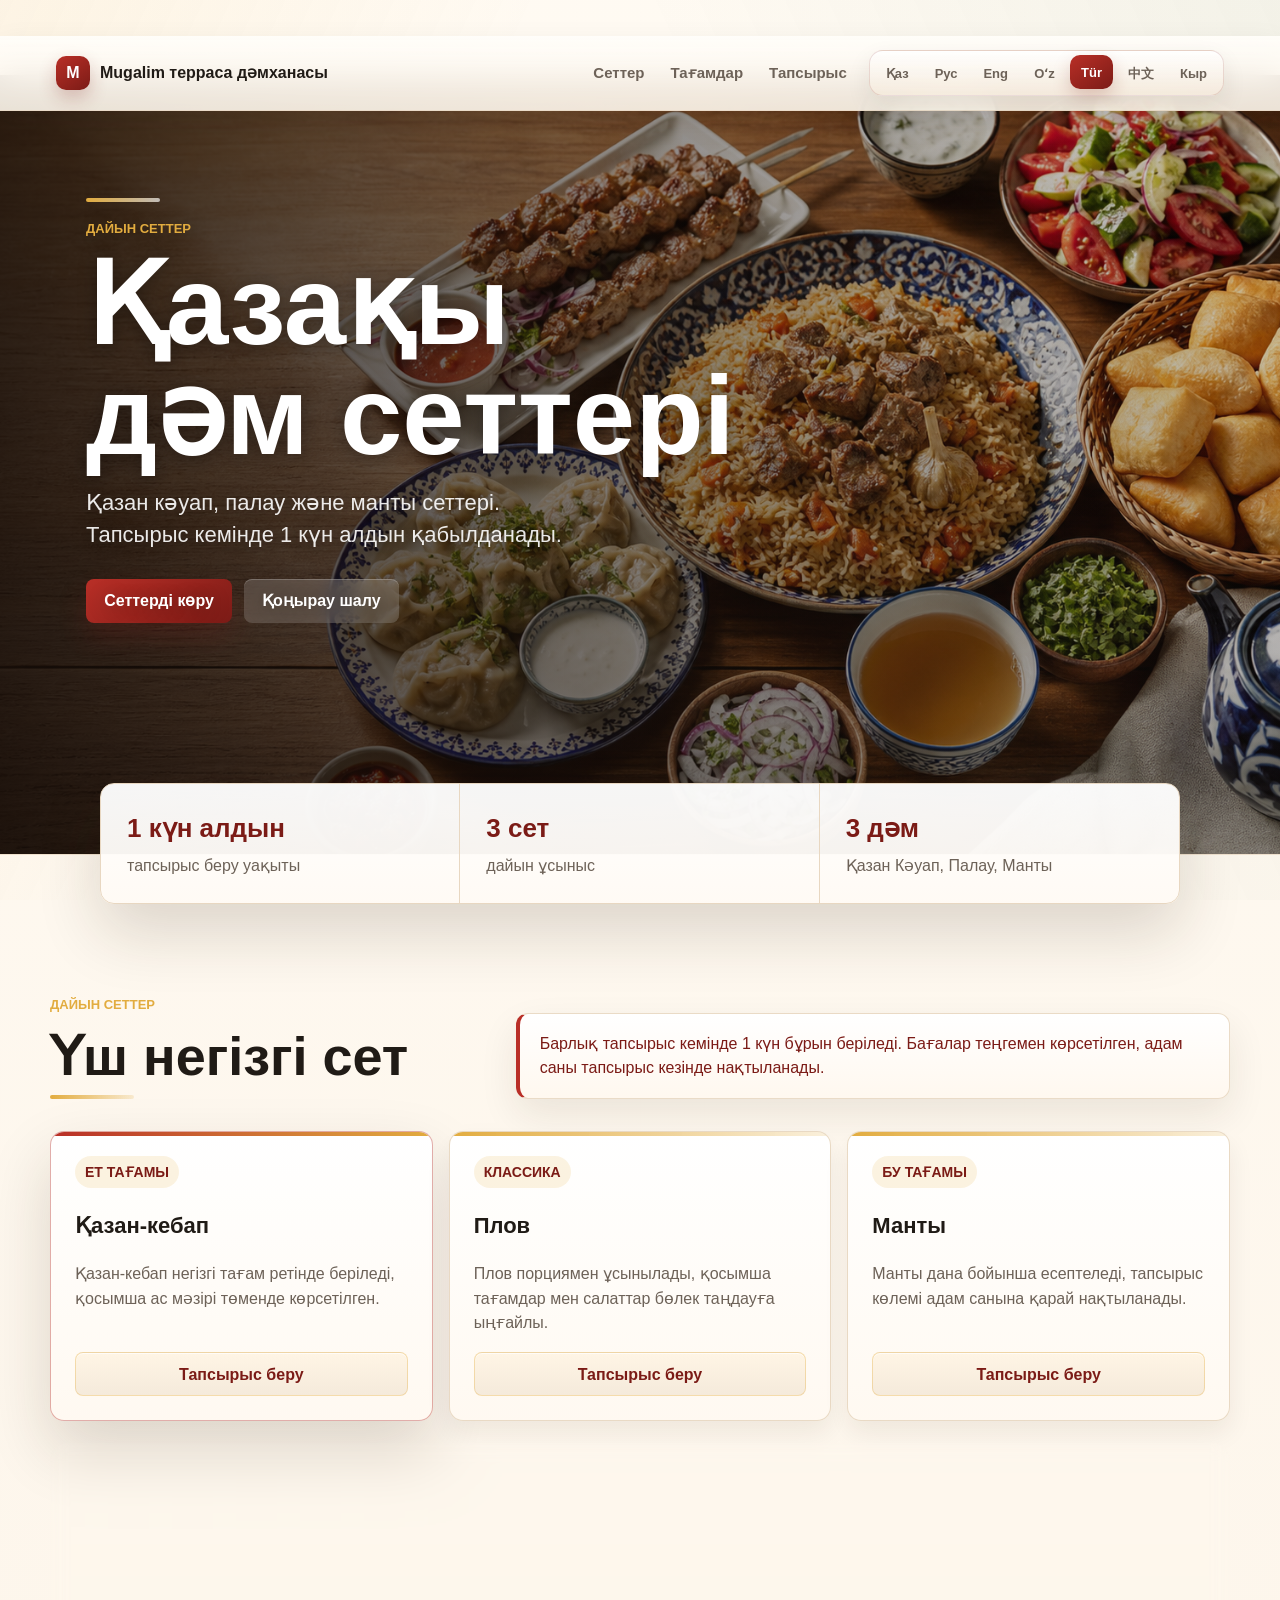
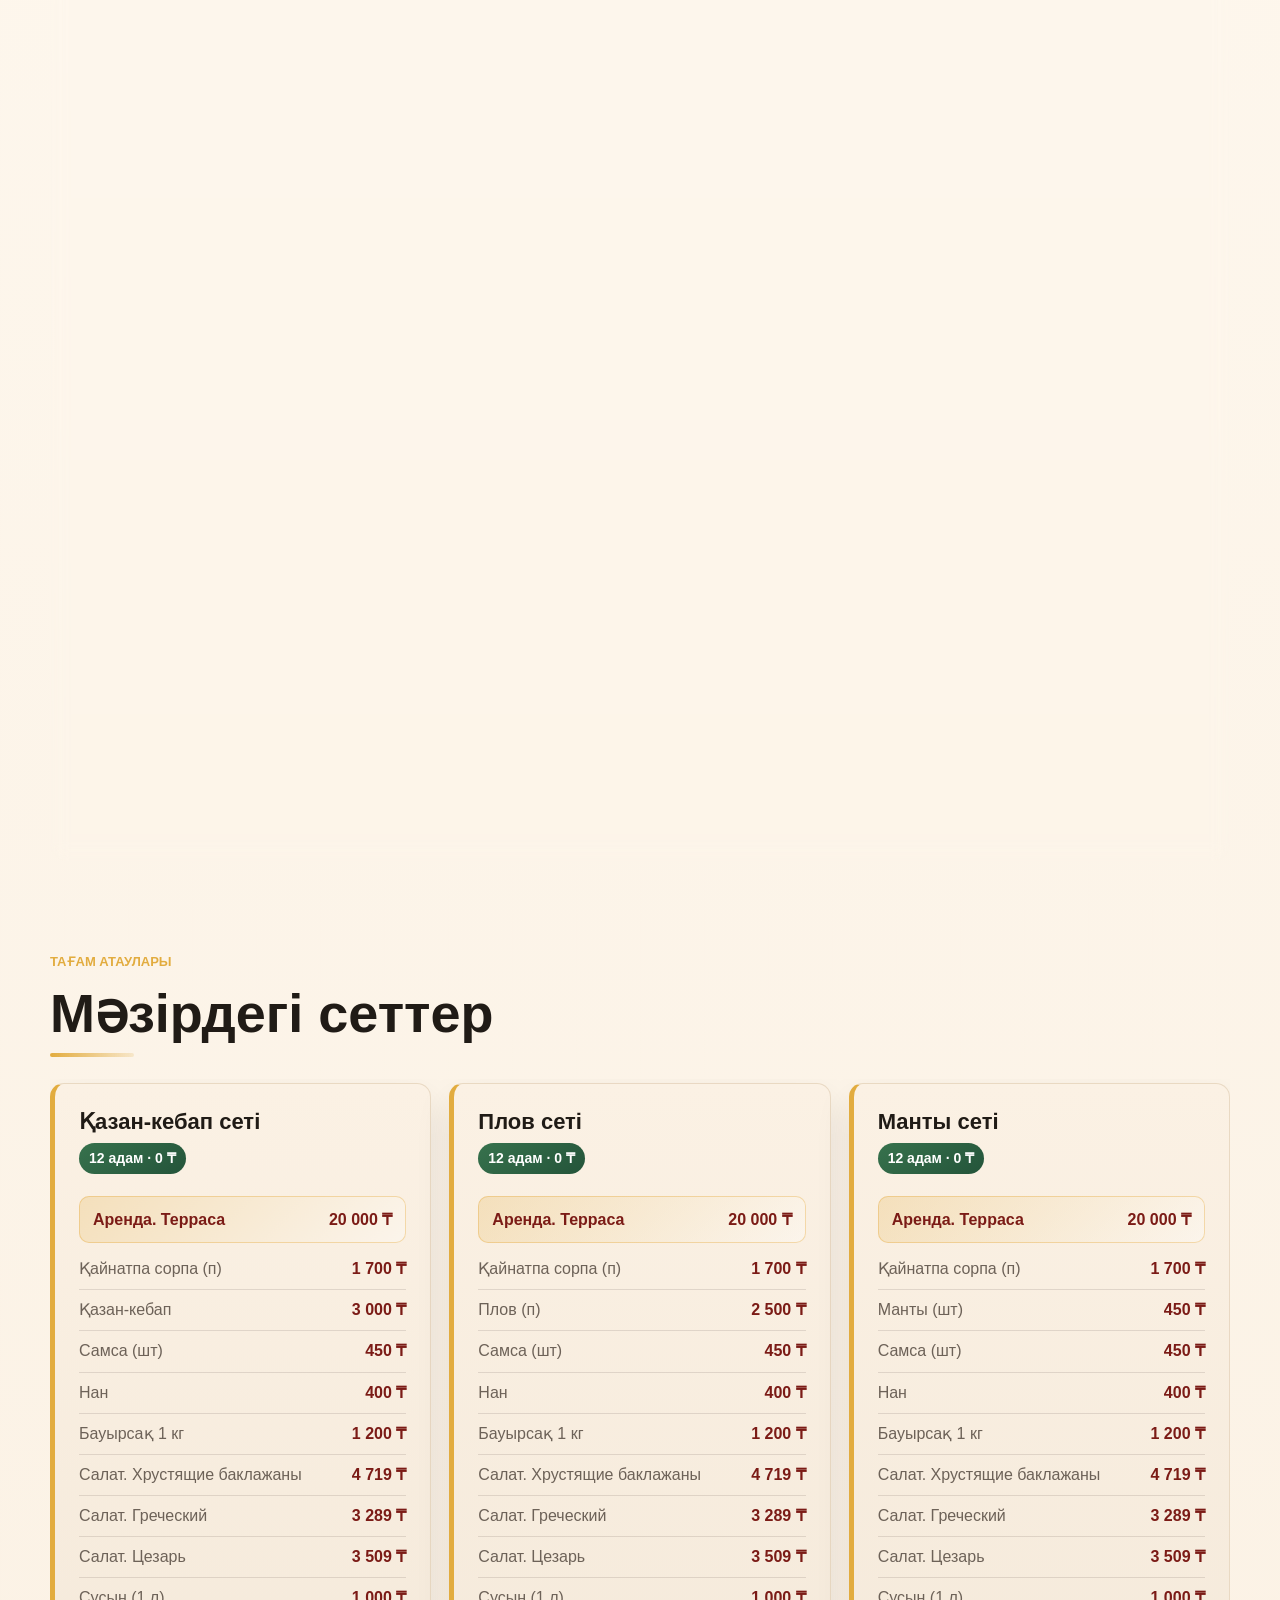
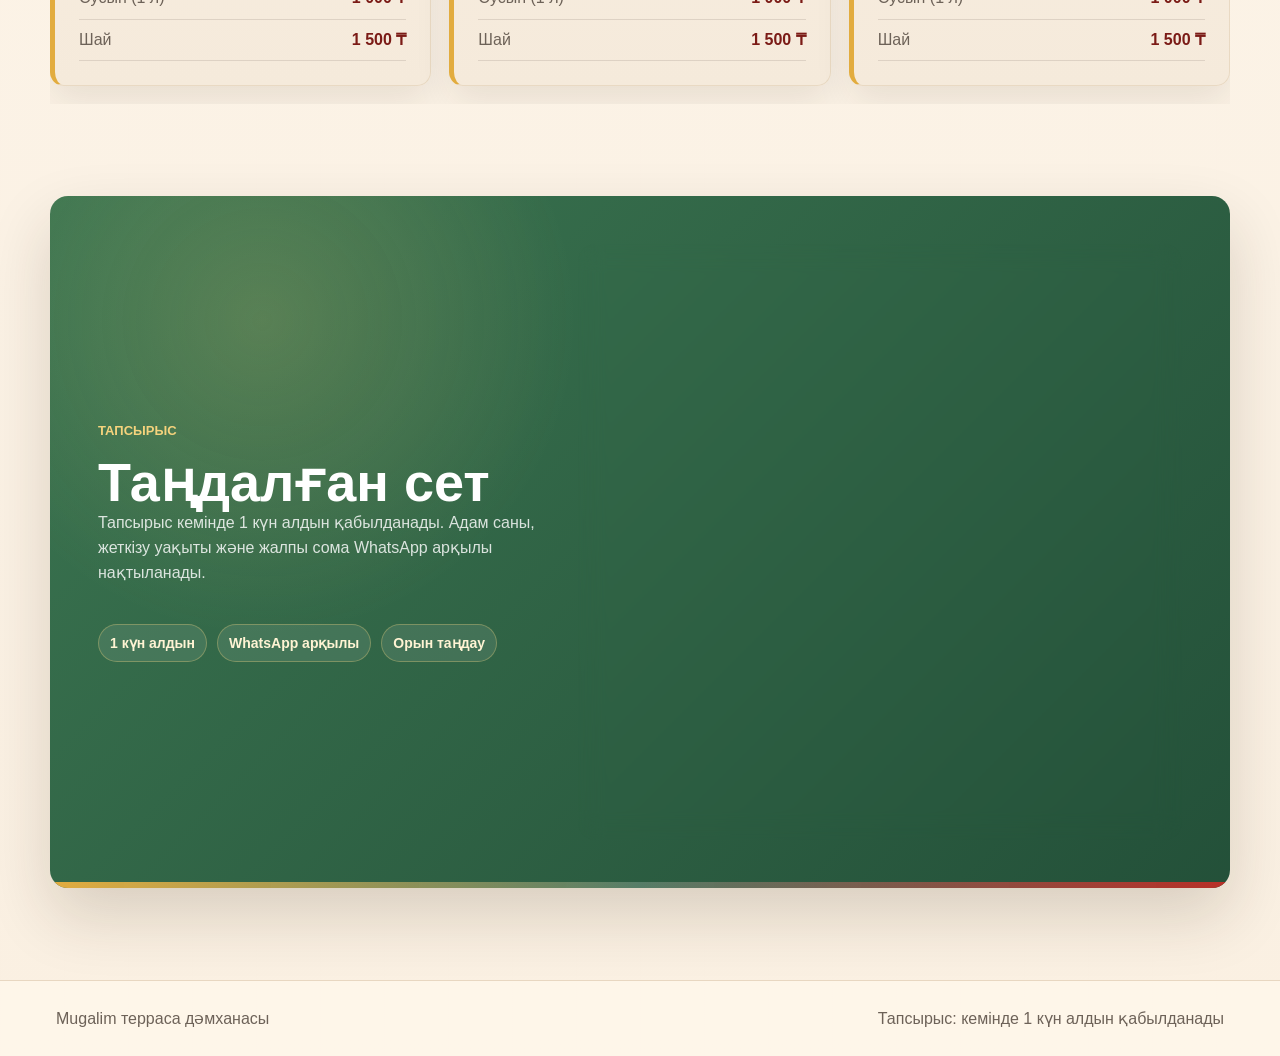
<file: tr.html>
﻿<!doctype html>
<html lang="tr">
  <head>
    <meta charset="utf-8" />
    <meta name="viewport" content="width=device-width, initial-scale=1" />
    <title>Mugalim терраса дәмханасы</title>
    <link rel="stylesheet" href="styles.css" />
  </head>
  <body>
    <header class="topbar">
      <a class="brand" href="#top" aria-label="Басты бет">
        <span class="brand-mark">M</span>
        <span>Mugalim терраса дәмханасы</span>
      </a>
      <div class="top-actions">
        <nav class="nav" aria-label="Бөлімдер">
          <a href="#sets">Сеттер</a>
          <a href="#menu">Тағамдар</a>
          <a href="#order">Тапсырыс</a>
        </nav>
        <div class="language-toggle" aria-label="Тіл таңдау">
          <a href="index.html" data-lang="kk">Қаз</a>
          <a href="ru.html" data-lang="ru">Рус</a>
          <a href="en.html" data-lang="en">Eng</a>
          <a href="uz.html" data-lang="uz">Oʻz</a>
          <a class="active" href="tr.html" data-lang="tr">Tür</a>
          <a href="zh.html" data-lang="zh">中文</a>
          <a href="ky.html" data-lang="ky">Кыр</a>
        </div>
      </div>
    </header>

    <main id="top">
      <section class="hero" aria-labelledby="hero-title">
        <img src="assets/dastarhan-hero.png" alt="Mugalim терраса дәмханасының тағамдары" />
        <div class="hero-shade"></div>
        <div class="hero-content">
          <p class="eyebrow">Дайын сеттер</p>
          <h1 id="hero-title">Қазақы дәм сеттері</h1>
          <p class="hero-copy">
            Қазан кәуап, палау және манты сеттері. Тапсырыс кемінде 1 күн алдын қабылданады.
          </p>
          <div class="hero-actions">
            <a class="button primary" href="#sets">Сеттерді көру</a>
            <a class="button ghost" href="tel:+77787783636">Қоңырау шалу</a>
          </div>
        </div>
      </section>

      <section class="quick-panel" aria-label="Жылдам ақпарат">
        <div>
          <strong>1 күн алдын</strong>
          <span>тапсырыс беру уақыты</span>
        </div>
        <div>
          <strong>3 сет</strong>
          <span>дайын ұсыныс</span>
        </div>
        <div>
          <strong>3 дәм</strong>
          <span>Қазан Кәуап, Палау, Манты</span>
        </div>
      </section>

      <section class="section" id="sets">
        <div class="section-head">
          <div>
            <p class="eyebrow">Дайын сеттер</p>
            <h2>Үш негізгі сет</h2>
          </div>
          <p class="notice">Барлық тапсырыс кемінде 1 күн бұрын беріледі. Бағалар теңгемен көрсетілген, адам саны тапсырыс кезінде нақтыланады.</p>
        </div>

        <div class="set-grid">
          <article class="set-card accent">
            <div class="set-top">
              <span>Ет тағамы</span>
            </div>
            <h3>Қазан-кебап</h3>
            <p>Қазан-кебап негізгі тағам ретінде беріледі, қосымша ас мәзірі төменде көрсетілген.</p>
            <button type="button" data-name="Қазан-кебап" data-price="3 000 ₸">Тапсырыс беру</button>
          </article>

          <article class="set-card">
            <div class="set-top">
              <span>Классика</span>
            </div>
            <h3>Плов</h3>
            <p>Плов порциямен ұсынылады, қосымша тағамдар мен салаттар бөлек таңдауға ыңғайлы.</p>
            <button type="button" data-name="Плов" data-price="2 500 ₸">Тапсырыс беру</button>
          </article>

          <article class="set-card">
            <div class="set-top">
              <span>Бу тағамы</span>
            </div>
            <h3>Манты</h3>
            <p>Манты дана бойынша есептеледі, тапсырыс көлемі адам санына қарай нақтыланады.</p>
            <button type="button" data-name="Манты" data-price="450 ₸ / шт">Тапсырыс беру</button>
          </article>
        </div>

        <div class="group-calculator" aria-labelledby="group-title">
          <div class="calculator-copy">
            <p class="eyebrow">Топпен келгенде</p>
            <h3 id="group-title">Топтық сет есебі</h3>
            <p>Адам санын енгізіңіз, сет құрамы автоматты есептеледі.</p>
          </div>
          <div class="calculator-controls">
            <label class="people-control">
              <span>Сет түрі</span>
              <select id="set-type">
                <option value="kebab">Қазан-кебап</option>
                <option value="plov">Плов</option>
                <option value="manty">Манты</option>
              </select>
            </label>
            <label class="people-control">
              <span>Адам саны</span>
              <input id="people-count" type="number" min="1" max="120" value="12" inputmode="numeric" />
            </label>
          </div>
          <div class="calc-grid" aria-live="polite">
            <div class="calc-item">
              <span>Қайнатпа сорпа</span>
              <strong id="calc-soup">12 порция</strong>
              <small>адам басына 1</small>
            </div>
            <div class="calc-item">
              <span id="calc-main-name">Қазан-кебап</span>
              <strong id="calc-main">12 порция</strong>
              <small id="calc-main-rule">адам басына 1</small>
            </div>
            <div class="calc-item">
              <span>Самса</span>
              <strong id="calc-samsa">2 тарелка / 12 дана</strong>
              <small>1 тарелкада 6 дана</small>
              <div class="stepper" aria-label="Самса тарелка санын өзгерту">
                <button type="button" data-adjust="samsa" data-delta="-1">-</button>
                <button type="button" data-adjust="samsa" data-delta="1">+</button>
              </div>
            </div>
            <div class="calc-item">
              <span>Сусын</span>
              <strong id="calc-drinks">3 топтама / 9 литр</strong>
              <small>әр 4 адамға 1 топтама, 3 литр: Coca-Cola, Fanta, Sprite</small>
            </div>
            <div class="calc-item">
              <span>Бауырсақ</span>
              <strong id="calc-baursak">1 кг</strong>
              <small>әр 12 адамға 1 кг</small>
            </div>
            <div class="calc-item">
              <span>Салат</span>
              <strong id="calc-salad">6 тарелка</strong>
              <small>әр 2 адамға 1 тарелка</small>
              <div class="stepper" aria-label="Салат тарелка санын өзгерту">
                <button type="button" data-adjust="salad" data-delta="-1">-</button>
                <button type="button" data-adjust="salad" data-delta="1">+</button>
              </div>
            </div>
          </div>
          <div class="salad-editor">
            <div>
              <span>Сет ішіндегі тағамдар</span>
              <ul id="food-list"></ul>
            </div>
            <form id="food-form" class="salad-form">
              <label for="food-menu">Сетке тағам қосу</label>
              <div>
                <select id="food-menu"></select>
                <button type="submit">Таңдау</button>
              </div>
              <p id="food-notice" class="salad-notice" aria-live="polite"></p>
            </form>
            <div class="removed-salads">
              <span>Сеттен алынған тағамдар</span>
              <ul id="removed-food-list"></ul>
            </div>
          </div>
          <div class="salad-editor">
            <div>
              <span>Салат түрлері</span>
              <ul id="salad-list"></ul>
            </div>
            <form id="salad-form" class="salad-form">
              <label for="salad-menu">Салат менюі</label>
              <div>
                <select id="salad-menu"></select>
                <button type="submit">Таңдау</button>
              </div>
              <p id="salad-notice" class="salad-notice" aria-live="polite"></p>
            </form>
            <div class="removed-salads">
              <span>Өшірілген салаттар</span>
              <ul id="removed-salad-list"></ul>
            </div>
          </div>
          <div class="salad-editor">
            <div>
              <span>Сусын түрлері</span>
              <ul id="drink-list"></ul>
            </div>
            <form id="drink-form" class="salad-form">
              <label for="drink-menu">Сусын менюі</label>
              <div>
                <select id="drink-menu"></select>
                <button type="submit">Таңдау</button>
              </div>
              <p id="drink-notice" class="salad-notice" aria-live="polite"></p>
            </form>
            <div class="removed-salads">
              <span>Өшірілген сусындар</span>
              <ul id="removed-drink-list"></ul>
            </div>
          </div>
          <div class="total-panel" aria-live="polite">
            <div>
              <span>Қазан-кебап</span>
              <strong id="total-kebab">0 ₸</strong>
            </div>
            <div>
              <span>Плов</span>
              <strong id="total-plov">0 ₸</strong>
            </div>
            <div>
              <span>Манты</span>
              <strong id="total-manty">0 ₸</strong>
            </div>
          </div>
        </div>
      </section>

      <section class="section menu-section" id="menu">
        <div class="menu-heading">
          <p class="eyebrow">Тағам атаулары</p>
          <h2>Мәзірдегі сеттер</h2>
        </div>
        <div class="menu-list">
          <div>
            <h3>Қазан-кебап сеті <span class="menu-summary" id="menu-kebab-summary">12 адам · 0 ₸</span></h3>
            <dl class="price-list">
              <div class="rent-row is-highlighted"><dt>Аренда. Терраса</dt><dd>20 000 ₸</dd></div>
              <div><dt>Қайнатпа сорпа (п)</dt><dd>1 700 ₸</dd></div>
              <div><dt>Қазан-кебап</dt><dd>3 000 ₸</dd></div>
              <div><dt>Самса (шт)</dt><dd>450 ₸</dd></div>
              <div><dt>Нан</dt><dd>400 ₸</dd></div>
              <div><dt>Бауырсақ 1 кг</dt><dd>1 200 ₸</dd></div>
              <div><dt>Салат. Хрустящие баклажаны</dt><dd>4 719 ₸</dd></div>
              <div><dt>Салат. Греческий</dt><dd>3 289 ₸</dd></div>
              <div><dt>Салат. Цезарь</dt><dd>3 509 ₸</dd></div>
              <div><dt>Сусын (1 л)</dt><dd>1 000 ₸</dd></div>
              <div><dt>Шай</dt><dd>1 500 ₸</dd></div>
            </dl>
          </div>
          <div>
            <h3>Плов сеті <span class="menu-summary" id="menu-plov-summary">12 адам · 0 ₸</span></h3>
            <dl class="price-list">
              <div class="rent-row is-highlighted"><dt>Аренда. Терраса</dt><dd>20 000 ₸</dd></div>
              <div><dt>Қайнатпа сорпа (п)</dt><dd>1 700 ₸</dd></div>
              <div><dt>Плов (п)</dt><dd>2 500 ₸</dd></div>
              <div><dt>Самса (шт)</dt><dd>450 ₸</dd></div>
              <div><dt>Нан</dt><dd>400 ₸</dd></div>
              <div><dt>Бауырсақ 1 кг</dt><dd>1 200 ₸</dd></div>
              <div><dt>Салат. Хрустящие баклажаны</dt><dd>4 719 ₸</dd></div>
              <div><dt>Салат. Греческий</dt><dd>3 289 ₸</dd></div>
              <div><dt>Салат. Цезарь</dt><dd>3 509 ₸</dd></div>
              <div><dt>Сусын (1 л)</dt><dd>1 000 ₸</dd></div>
              <div><dt>Шай</dt><dd>1 500 ₸</dd></div>
            </dl>
          </div>
          <div>
            <h3>Манты сеті <span class="menu-summary" id="menu-manty-summary">12 адам · 0 ₸</span></h3>
            <dl class="price-list">
              <div class="rent-row is-highlighted"><dt>Аренда. Терраса</dt><dd>20 000 ₸</dd></div>
              <div><dt>Қайнатпа сорпа (п)</dt><dd>1 700 ₸</dd></div>
              <div><dt>Манты (шт)</dt><dd>450 ₸</dd></div>
              <div><dt>Самса (шт)</dt><dd>450 ₸</dd></div>
              <div><dt>Нан</dt><dd>400 ₸</dd></div>
              <div><dt>Бауырсақ 1 кг</dt><dd>1 200 ₸</dd></div>
              <div><dt>Салат. Хрустящие баклажаны</dt><dd>4 719 ₸</dd></div>
              <div><dt>Салат. Греческий</dt><dd>3 289 ₸</dd></div>
              <div><dt>Салат. Цезарь</dt><dd>3 509 ₸</dd></div>
              <div><dt>Сусын (1 л)</dt><dd>1 000 ₸</dd></div>
              <div><dt>Шай</dt><dd>1 500 ₸</dd></div>
            </dl>
          </div>
        </div>
      </section>

      <section class="order" id="order">
        <div>
          <p class="eyebrow">Тапсырыс</p>
          <h2>Таңдалған сет</h2>
          <p class="order-copy">
            Тапсырыс кемінде 1 күн алдын қабылданады. Адам саны, жеткізу уақыты және жалпы сома WhatsApp арқылы нақтыланады.
          </p>
          <div class="order-points" aria-label="Тапсырыс шарттары">
            <span>1 күн алдын</span>
            <span>WhatsApp арқылы</span>
            <span>Орын таңдау</span>
          </div>
        </div>
        <aside class="order-box" aria-live="polite">
          <label class="order-select" for="order-set-select">
            <span>Меню таңдаңыз</span>
            <select id="order-set-select">
              <option value="">Таңдаңыз</option>
              <option value="kebab">Қазан-кебап</option>
              <option value="plov">Плов</option>
              <option value="manty">Манты</option>
            </select>
          </label>
          <span>Таңдауыңыз</span>
          <strong id="chosen-name">Әлі таңдалмады</strong>
          <p id="chosen-price">Сет таңдаңыз</p>
          <div class="order-details">
            <label for="client-name">
              <span>Клиент есімі</span>
              <input id="client-name" type="text" placeholder="Атыңыз" autocomplete="name" />
            </label>
            <label for="client-phone-last">
              <span>Телефон номерінің соңғы 4 саны</span>
              <input id="client-phone-last" type="text" maxlength="4" inputmode="numeric" pattern="[0-9]{4}" placeholder="1234" />
            </label>
            <label for="order-people">
              <span>Адам саны</span>
              <input id="order-people" type="number" min="1" max="120" value="12" inputmode="numeric" />
            </label>
            <label for="order-date">
              <span>Қай күні келеді</span>
              <input id="order-date" type="text" inputmode="numeric" maxlength="10" placeholder="кк.аа.жжжж" />
            </label>
            <label for="order-time">
              <span>Сағат нешеге келеді</span>
              <input id="order-time" type="text" inputmode="numeric" maxlength="5" placeholder="сағ:мин" />
            </label>
            <label for="order-venue">
              <span>Отыратын орын</span>
              <select id="order-venue">
                <option value="terrace">9 қабат терраса - аренда 20 000 ₸</option>
                <option value="urbo">1 қабат Урбо кофейня - аренда 0 ₸</option>
              </select>
            </label>
          </div>
          <a id="whatsapp-link" class="button primary full" href="https://wa.me/77787783636" target="_blank" rel="noreferrer">WhatsApp арқылы жазу</a>
        </aside>
      </section>

      <section class="pdf-summary" aria-label="PDF тапсырыс нұсқасы">
        <div class="pdf-header">
          <span>Mugalim терраса дәмханасы</span>
          <strong>Тапсырыс парағы</strong>
        </div>
        <dl class="pdf-details">
          <div><dt>Клиент есімі</dt><dd id="pdf-client-name">әлі жазылмады</dd></div>
          <div><dt>Телефон соңғы 4 саны</dt><dd id="pdf-client-phone">әлі жазылмады</dd></div>
          <div><dt>Сет</dt><dd id="pdf-set-name">әлі таңдалмады</dd></div>
          <div><dt>Адам саны</dt><dd id="pdf-people">12</dd></div>
          <div><dt>Келетін күні</dt><dd id="pdf-date">әлі таңдалмады</dd></div>
          <div><dt>Келетін сағаты</dt><dd id="pdf-time">әлі таңдалмады</dd></div>
          <div><dt>Отыратын орын</dt><dd id="pdf-venue">9 қабат терраса</dd></div>
          <div><dt>Аренда</dt><dd id="pdf-rent">20 000 ₸</dd></div>
          <div><dt>Сет ішіндегі тағамдар</dt><dd id="pdf-foods">-</dd></div>
          <div><dt>Сетке тағам қосу</dt><dd id="pdf-added-foods">өзгеріс жоқ</dd></div>
          <div><dt>Сеттен алынған тағамдар</dt><dd id="pdf-removed-foods">өзгеріс жоқ</dd></div>
          <div><dt>Салаттар</dt><dd id="pdf-salads">-</dd></div>
          <div><dt>Салат менюі</dt><dd id="pdf-changed-salads">өзгеріс жоқ</dd></div>
          <div><dt>Өшірілген салаттар</dt><dd id="pdf-removed-salads">өзгеріс жоқ</dd></div>
          <div><dt>Сусындар</dt><dd id="pdf-drinks">-</dd></div>
          <div><dt>Сусын менюі</dt><dd id="pdf-changed-drinks">өзгеріс жоқ</dd></div>
          <div><dt>Өшірілген сусындар</dt><dd id="pdf-removed-drinks">өзгеріс жоқ</dd></div>
          <div class="pdf-total"><dt>Толық бағасы</dt><dd id="pdf-total">0 ₸</dd></div>
        </dl>
        <p class="pdf-note">Жоғарыдағы тапсырыстарға толықтай келісемін.</p>
      </section>
    </main>

    <footer class="footer">
      <span>Mugalim терраса дәмханасы</span>
      <span>Тапсырыс: кемінде 1 күн алдын қабылданады</span>
    </footer>

    <script src="script.js"></script>
  </body>
</html>
</file>
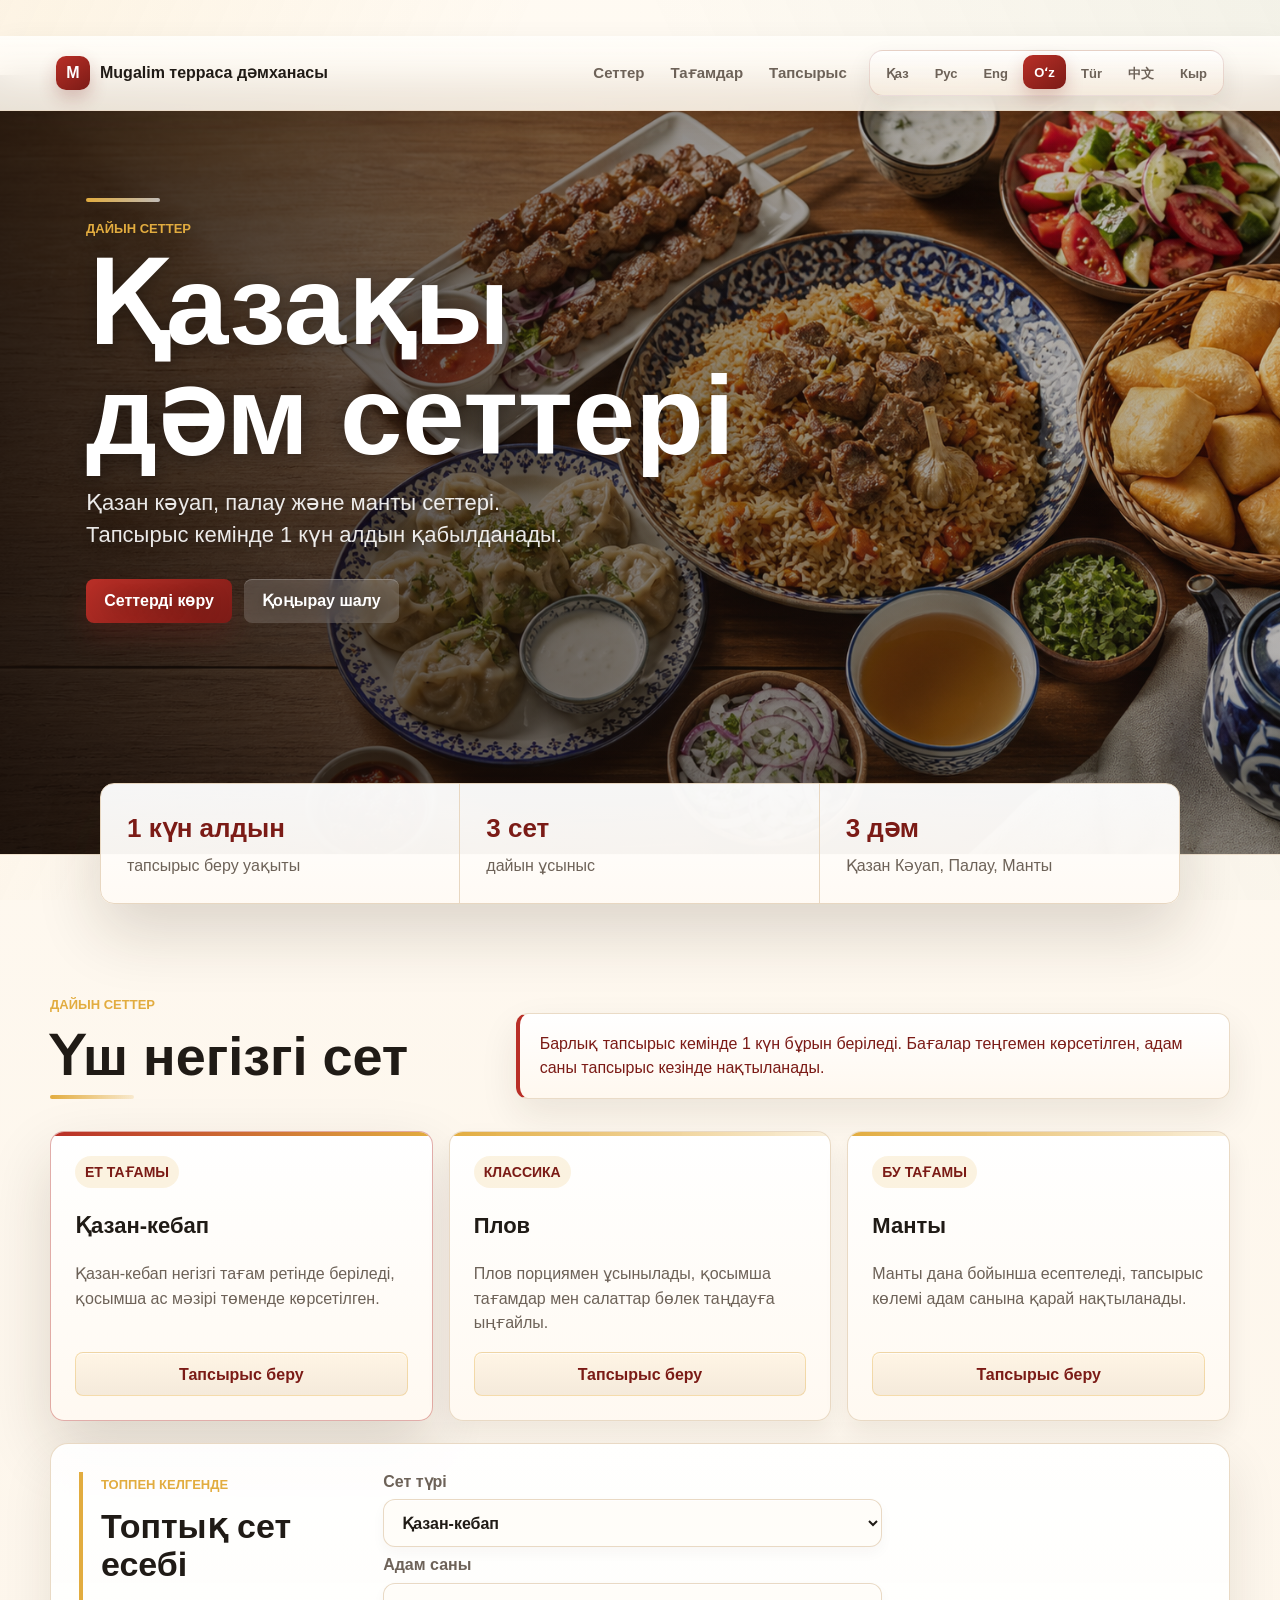
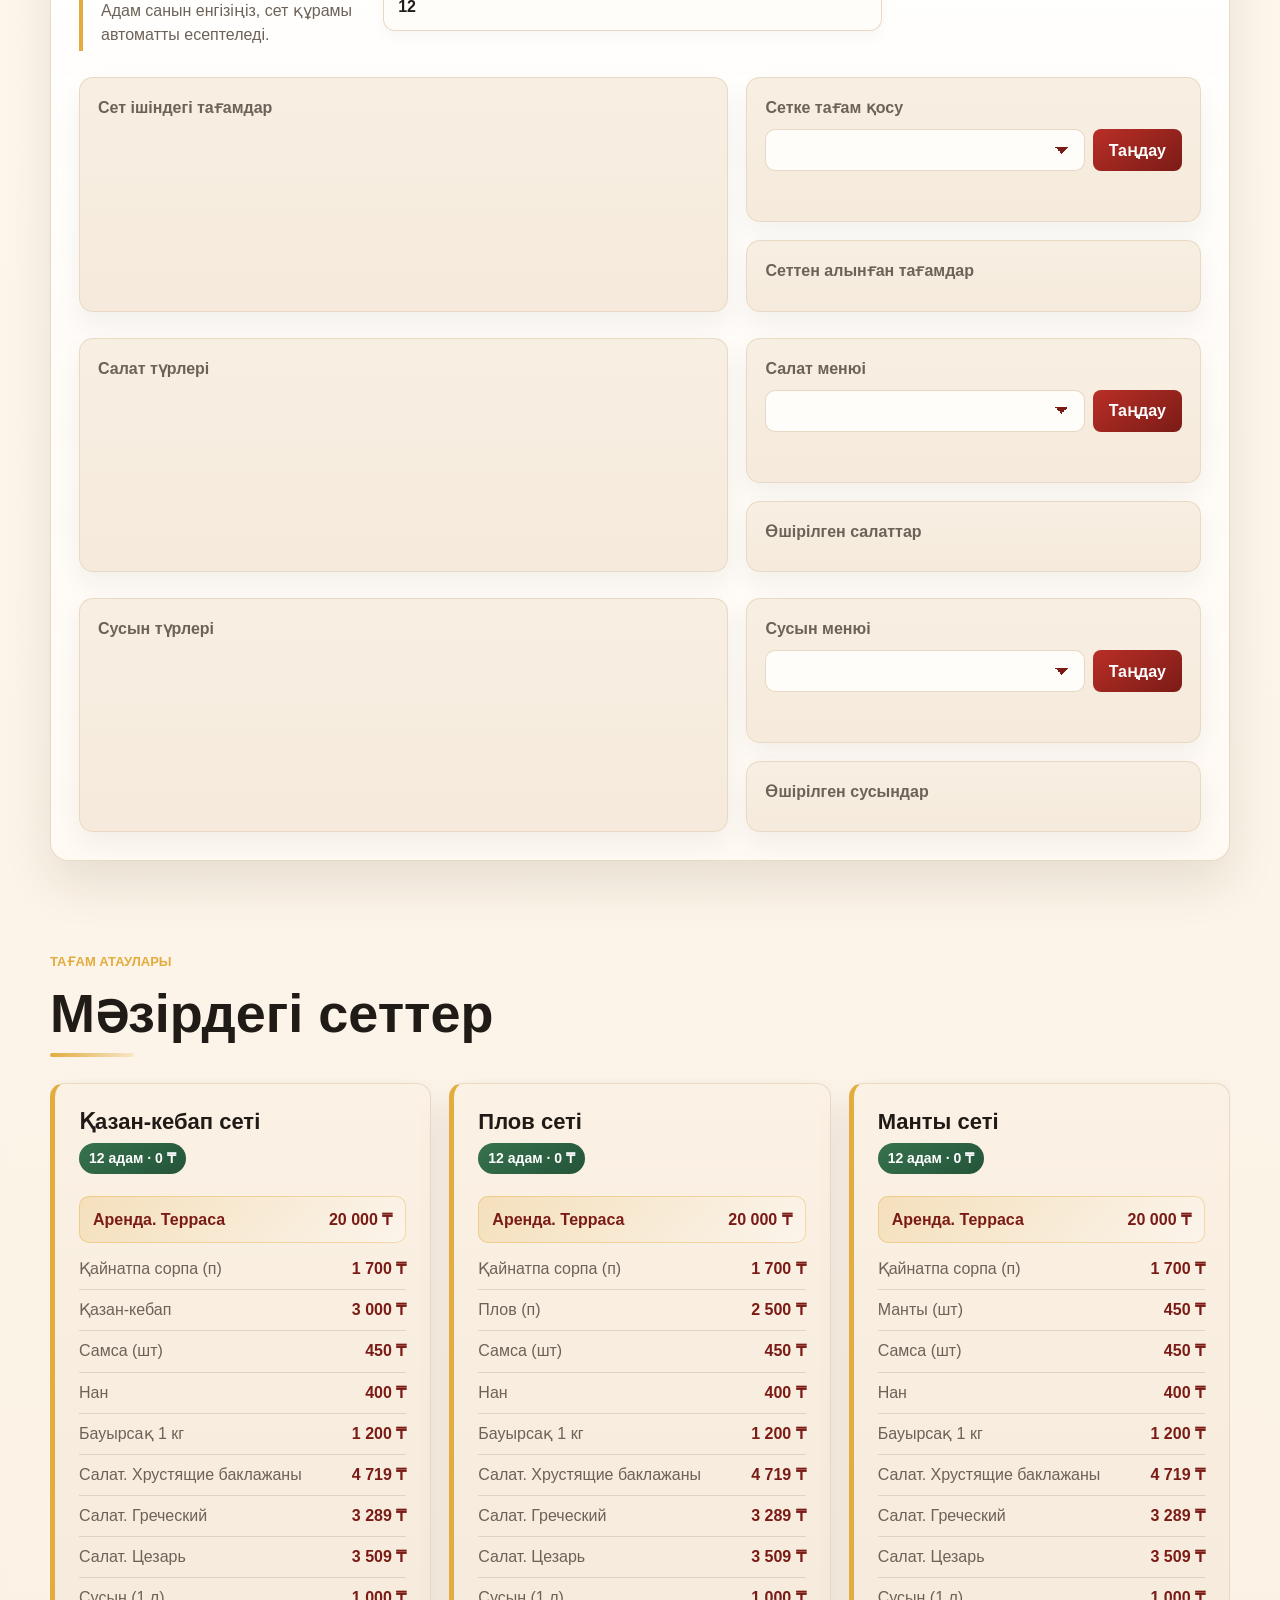
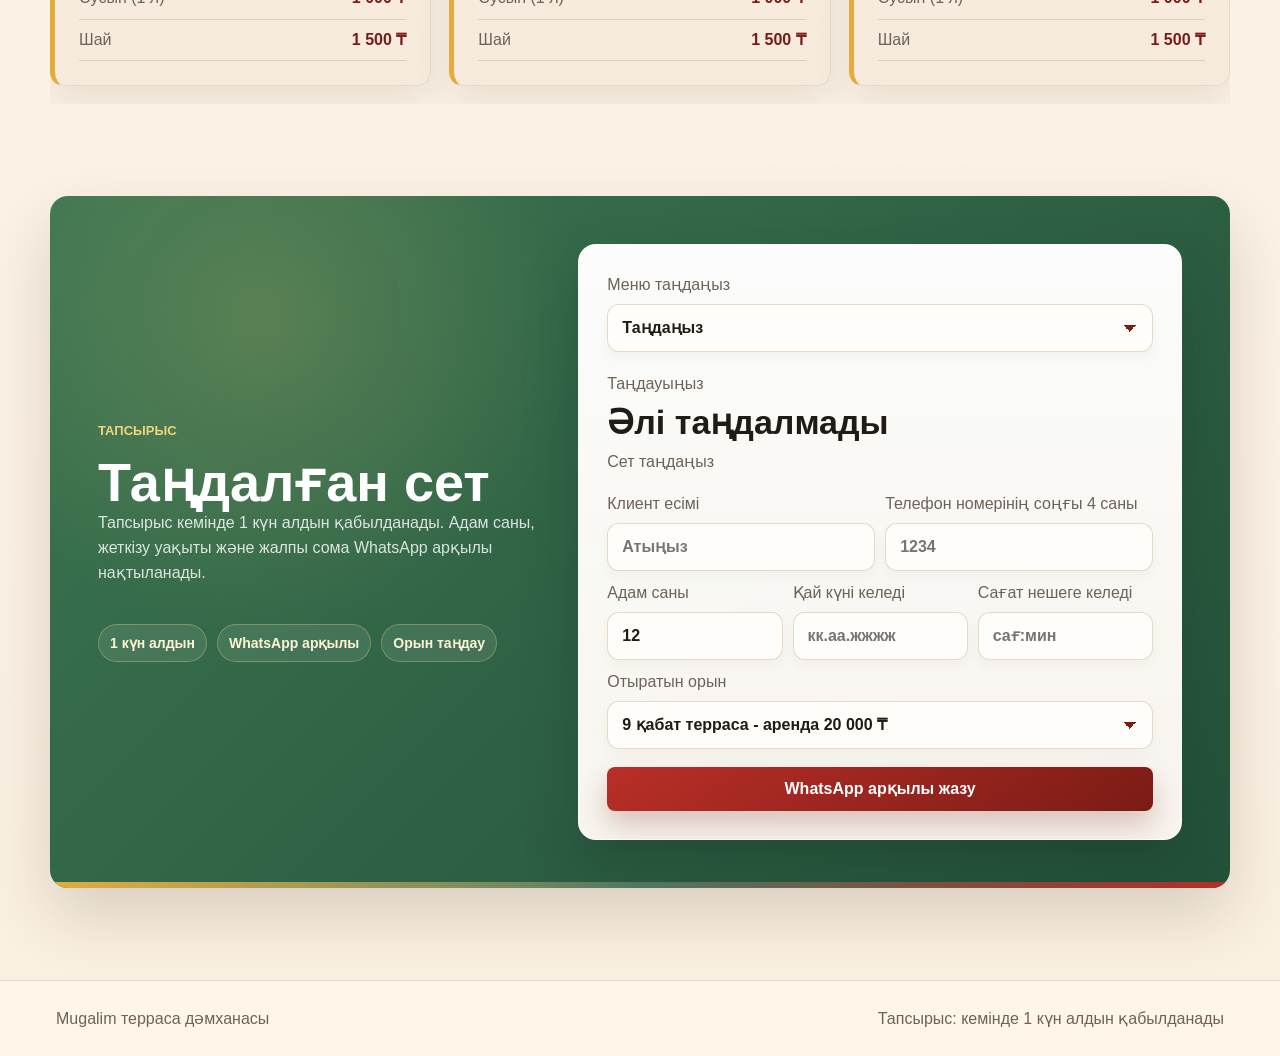
<file: uz.html>
﻿<!doctype html>
<html lang="uz">
  <head>
    <meta charset="utf-8" />
    <meta name="viewport" content="width=device-width, initial-scale=1" />
    <title>Mugalim терраса дәмханасы</title>
    <link rel="stylesheet" href="styles.css" />
  </head>
  <body>
    <header class="topbar">
      <a class="brand" href="#top" aria-label="Басты бет">
        <span class="brand-mark">M</span>
        <span>Mugalim терраса дәмханасы</span>
      </a>
      <div class="top-actions">
        <nav class="nav" aria-label="Бөлімдер">
          <a href="#sets">Сеттер</a>
          <a href="#menu">Тағамдар</a>
          <a href="#order">Тапсырыс</a>
        </nav>
        <div class="language-toggle" aria-label="Тіл таңдау">
          <a href="index.html" data-lang="kk">Қаз</a>
          <a href="ru.html" data-lang="ru">Рус</a>
          <a href="en.html" data-lang="en">Eng</a>
          <a class="active" href="uz.html" data-lang="uz">Oʻz</a>
          <a href="tr.html" data-lang="tr">Tür</a>
          <a href="zh.html" data-lang="zh">中文</a>
          <a href="ky.html" data-lang="ky">Кыр</a>
        </div>
      </div>
    </header>

    <main id="top">
      <section class="hero" aria-labelledby="hero-title">
        <img src="assets/dastarhan-hero.png" alt="Mugalim терраса дәмханасының тағамдары" />
        <div class="hero-shade"></div>
        <div class="hero-content">
          <p class="eyebrow">Дайын сеттер</p>
          <h1 id="hero-title">Қазақы дәм сеттері</h1>
          <p class="hero-copy">
            Қазан кәуап, палау және манты сеттері. Тапсырыс кемінде 1 күн алдын қабылданады.
          </p>
          <div class="hero-actions">
            <a class="button primary" href="#sets">Сеттерді көру</a>
            <a class="button ghost" href="tel:+77787783636">Қоңырау шалу</a>
          </div>
        </div>
      </section>

      <section class="quick-panel" aria-label="Жылдам ақпарат">
        <div>
          <strong>1 күн алдын</strong>
          <span>тапсырыс беру уақыты</span>
        </div>
        <div>
          <strong>3 сет</strong>
          <span>дайын ұсыныс</span>
        </div>
        <div>
          <strong>3 дәм</strong>
          <span>Қазан Кәуап, Палау, Манты</span>
        </div>
      </section>

      <section class="section" id="sets">
        <div class="section-head">
          <div>
            <p class="eyebrow">Дайын сеттер</p>
            <h2>Үш негізгі сет</h2>
          </div>
          <p class="notice">Барлық тапсырыс кемінде 1 күн бұрын беріледі. Бағалар теңгемен көрсетілген, адам саны тапсырыс кезінде нақтыланады.</p>
        </div>

        <div class="set-grid">
          <article class="set-card accent">
            <div class="set-top">
              <span>Ет тағамы</span>
            </div>
            <h3>Қазан-кебап</h3>
            <p>Қазан-кебап негізгі тағам ретінде беріледі, қосымша ас мәзірі төменде көрсетілген.</p>
            <button type="button" data-name="Қазан-кебап" data-price="3 000 ₸">Тапсырыс беру</button>
          </article>

          <article class="set-card">
            <div class="set-top">
              <span>Классика</span>
            </div>
            <h3>Плов</h3>
            <p>Плов порциямен ұсынылады, қосымша тағамдар мен салаттар бөлек таңдауға ыңғайлы.</p>
            <button type="button" data-name="Плов" data-price="2 500 ₸">Тапсырыс беру</button>
          </article>

          <article class="set-card">
            <div class="set-top">
              <span>Бу тағамы</span>
            </div>
            <h3>Манты</h3>
            <p>Манты дана бойынша есептеледі, тапсырыс көлемі адам санына қарай нақтыланады.</p>
            <button type="button" data-name="Манты" data-price="450 ₸ / шт">Тапсырыс беру</button>
          </article>
        </div>

        <div class="group-calculator" aria-labelledby="group-title">
          <div class="calculator-copy">
            <p class="eyebrow">Топпен келгенде</p>
            <h3 id="group-title">Топтық сет есебі</h3>
            <p>Адам санын енгізіңіз, сет құрамы автоматты есептеледі.</p>
          </div>
          <div class="calculator-controls">
            <label class="people-control">
              <span>Сет түрі</span>
              <select id="set-type">
                <option value="kebab">Қазан-кебап</option>
                <option value="plov">Плов</option>
                <option value="manty">Манты</option>
              </select>
            </label>
            <label class="people-control">
              <span>Адам саны</span>
              <input id="people-count" type="number" min="1" max="120" value="12" inputmode="numeric" />
            </label>
          </div>
          <div class="calc-grid" aria-live="polite">
            <div class="calc-item">
              <span>Қайнатпа сорпа</span>
              <strong id="calc-soup">12 порция</strong>
              <small>адам басына 1</small>
            </div>
            <div class="calc-item">
              <span id="calc-main-name">Қазан-кебап</span>
              <strong id="calc-main">12 порция</strong>
              <small id="calc-main-rule">адам басына 1</small>
            </div>
            <div class="calc-item">
              <span>Самса</span>
              <strong id="calc-samsa">2 тарелка / 12 дана</strong>
              <small>1 тарелкада 6 дана</small>
              <div class="stepper" aria-label="Самса тарелка санын өзгерту">
                <button type="button" data-adjust="samsa" data-delta="-1">-</button>
                <button type="button" data-adjust="samsa" data-delta="1">+</button>
              </div>
            </div>
            <div class="calc-item">
              <span>Сусын</span>
              <strong id="calc-drinks">3 топтама / 9 литр</strong>
              <small>әр 4 адамға 1 топтама, 3 литр: Coca-Cola, Fanta, Sprite</small>
            </div>
            <div class="calc-item">
              <span>Бауырсақ</span>
              <strong id="calc-baursak">1 кг</strong>
              <small>әр 12 адамға 1 кг</small>
            </div>
            <div class="calc-item">
              <span>Салат</span>
              <strong id="calc-salad">6 тарелка</strong>
              <small>әр 2 адамға 1 тарелка</small>
              <div class="stepper" aria-label="Салат тарелка санын өзгерту">
                <button type="button" data-adjust="salad" data-delta="-1">-</button>
                <button type="button" data-adjust="salad" data-delta="1">+</button>
              </div>
            </div>
          </div>
          <div class="salad-editor">
            <div>
              <span>Сет ішіндегі тағамдар</span>
              <ul id="food-list"></ul>
            </div>
            <form id="food-form" class="salad-form">
              <label for="food-menu">Сетке тағам қосу</label>
              <div>
                <select id="food-menu"></select>
                <button type="submit">Таңдау</button>
              </div>
              <p id="food-notice" class="salad-notice" aria-live="polite"></p>
            </form>
            <div class="removed-salads">
              <span>Сеттен алынған тағамдар</span>
              <ul id="removed-food-list"></ul>
            </div>
          </div>
          <div class="salad-editor">
            <div>
              <span>Салат түрлері</span>
              <ul id="salad-list"></ul>
            </div>
            <form id="salad-form" class="salad-form">
              <label for="salad-menu">Салат менюі</label>
              <div>
                <select id="salad-menu"></select>
                <button type="submit">Таңдау</button>
              </div>
              <p id="salad-notice" class="salad-notice" aria-live="polite"></p>
            </form>
            <div class="removed-salads">
              <span>Өшірілген салаттар</span>
              <ul id="removed-salad-list"></ul>
            </div>
          </div>
          <div class="salad-editor">
            <div>
              <span>Сусын түрлері</span>
              <ul id="drink-list"></ul>
            </div>
            <form id="drink-form" class="salad-form">
              <label for="drink-menu">Сусын менюі</label>
              <div>
                <select id="drink-menu"></select>
                <button type="submit">Таңдау</button>
              </div>
              <p id="drink-notice" class="salad-notice" aria-live="polite"></p>
            </form>
            <div class="removed-salads">
              <span>Өшірілген сусындар</span>
              <ul id="removed-drink-list"></ul>
            </div>
          </div>
          <div class="total-panel" aria-live="polite">
            <div>
              <span>Қазан-кебап</span>
              <strong id="total-kebab">0 ₸</strong>
            </div>
            <div>
              <span>Плов</span>
              <strong id="total-plov">0 ₸</strong>
            </div>
            <div>
              <span>Манты</span>
              <strong id="total-manty">0 ₸</strong>
            </div>
          </div>
        </div>
      </section>

      <section class="section menu-section" id="menu">
        <div class="menu-heading">
          <p class="eyebrow">Тағам атаулары</p>
          <h2>Мәзірдегі сеттер</h2>
        </div>
        <div class="menu-list">
          <div>
            <h3>Қазан-кебап сеті <span class="menu-summary" id="menu-kebab-summary">12 адам · 0 ₸</span></h3>
            <dl class="price-list">
              <div class="rent-row is-highlighted"><dt>Аренда. Терраса</dt><dd>20 000 ₸</dd></div>
              <div><dt>Қайнатпа сорпа (п)</dt><dd>1 700 ₸</dd></div>
              <div><dt>Қазан-кебап</dt><dd>3 000 ₸</dd></div>
              <div><dt>Самса (шт)</dt><dd>450 ₸</dd></div>
              <div><dt>Нан</dt><dd>400 ₸</dd></div>
              <div><dt>Бауырсақ 1 кг</dt><dd>1 200 ₸</dd></div>
              <div><dt>Салат. Хрустящие баклажаны</dt><dd>4 719 ₸</dd></div>
              <div><dt>Салат. Греческий</dt><dd>3 289 ₸</dd></div>
              <div><dt>Салат. Цезарь</dt><dd>3 509 ₸</dd></div>
              <div><dt>Сусын (1 л)</dt><dd>1 000 ₸</dd></div>
              <div><dt>Шай</dt><dd>1 500 ₸</dd></div>
            </dl>
          </div>
          <div>
            <h3>Плов сеті <span class="menu-summary" id="menu-plov-summary">12 адам · 0 ₸</span></h3>
            <dl class="price-list">
              <div class="rent-row is-highlighted"><dt>Аренда. Терраса</dt><dd>20 000 ₸</dd></div>
              <div><dt>Қайнатпа сорпа (п)</dt><dd>1 700 ₸</dd></div>
              <div><dt>Плов (п)</dt><dd>2 500 ₸</dd></div>
              <div><dt>Самса (шт)</dt><dd>450 ₸</dd></div>
              <div><dt>Нан</dt><dd>400 ₸</dd></div>
              <div><dt>Бауырсақ 1 кг</dt><dd>1 200 ₸</dd></div>
              <div><dt>Салат. Хрустящие баклажаны</dt><dd>4 719 ₸</dd></div>
              <div><dt>Салат. Греческий</dt><dd>3 289 ₸</dd></div>
              <div><dt>Салат. Цезарь</dt><dd>3 509 ₸</dd></div>
              <div><dt>Сусын (1 л)</dt><dd>1 000 ₸</dd></div>
              <div><dt>Шай</dt><dd>1 500 ₸</dd></div>
            </dl>
          </div>
          <div>
            <h3>Манты сеті <span class="menu-summary" id="menu-manty-summary">12 адам · 0 ₸</span></h3>
            <dl class="price-list">
              <div class="rent-row is-highlighted"><dt>Аренда. Терраса</dt><dd>20 000 ₸</dd></div>
              <div><dt>Қайнатпа сорпа (п)</dt><dd>1 700 ₸</dd></div>
              <div><dt>Манты (шт)</dt><dd>450 ₸</dd></div>
              <div><dt>Самса (шт)</dt><dd>450 ₸</dd></div>
              <div><dt>Нан</dt><dd>400 ₸</dd></div>
              <div><dt>Бауырсақ 1 кг</dt><dd>1 200 ₸</dd></div>
              <div><dt>Салат. Хрустящие баклажаны</dt><dd>4 719 ₸</dd></div>
              <div><dt>Салат. Греческий</dt><dd>3 289 ₸</dd></div>
              <div><dt>Салат. Цезарь</dt><dd>3 509 ₸</dd></div>
              <div><dt>Сусын (1 л)</dt><dd>1 000 ₸</dd></div>
              <div><dt>Шай</dt><dd>1 500 ₸</dd></div>
            </dl>
          </div>
        </div>
      </section>

      <section class="order" id="order">
        <div>
          <p class="eyebrow">Тапсырыс</p>
          <h2>Таңдалған сет</h2>
          <p class="order-copy">
            Тапсырыс кемінде 1 күн алдын қабылданады. Адам саны, жеткізу уақыты және жалпы сома WhatsApp арқылы нақтыланады.
          </p>
          <div class="order-points" aria-label="Тапсырыс шарттары">
            <span>1 күн алдын</span>
            <span>WhatsApp арқылы</span>
            <span>Орын таңдау</span>
          </div>
        </div>
        <aside class="order-box" aria-live="polite">
          <label class="order-select" for="order-set-select">
            <span>Меню таңдаңыз</span>
            <select id="order-set-select">
              <option value="">Таңдаңыз</option>
              <option value="kebab">Қазан-кебап</option>
              <option value="plov">Плов</option>
              <option value="manty">Манты</option>
            </select>
          </label>
          <span>Таңдауыңыз</span>
          <strong id="chosen-name">Әлі таңдалмады</strong>
          <p id="chosen-price">Сет таңдаңыз</p>
          <div class="order-details">
            <label for="client-name">
              <span>Клиент есімі</span>
              <input id="client-name" type="text" placeholder="Атыңыз" autocomplete="name" />
            </label>
            <label for="client-phone-last">
              <span>Телефон номерінің соңғы 4 саны</span>
              <input id="client-phone-last" type="text" maxlength="4" inputmode="numeric" pattern="[0-9]{4}" placeholder="1234" />
            </label>
            <label for="order-people">
              <span>Адам саны</span>
              <input id="order-people" type="number" min="1" max="120" value="12" inputmode="numeric" />
            </label>
            <label for="order-date">
              <span>Қай күні келеді</span>
              <input id="order-date" type="text" inputmode="numeric" maxlength="10" placeholder="кк.аа.жжжж" />
            </label>
            <label for="order-time">
              <span>Сағат нешеге келеді</span>
              <input id="order-time" type="text" inputmode="numeric" maxlength="5" placeholder="сағ:мин" />
            </label>
            <label for="order-venue">
              <span>Отыратын орын</span>
              <select id="order-venue">
                <option value="terrace">9 қабат терраса - аренда 20 000 ₸</option>
                <option value="urbo">1 қабат Урбо кофейня - аренда 0 ₸</option>
              </select>
            </label>
          </div>
          <a id="whatsapp-link" class="button primary full" href="https://wa.me/77787783636" target="_blank" rel="noreferrer">WhatsApp арқылы жазу</a>
        </aside>
      </section>

      <section class="pdf-summary" aria-label="PDF тапсырыс нұсқасы">
        <div class="pdf-header">
          <span>Mugalim терраса дәмханасы</span>
          <strong>Тапсырыс парағы</strong>
        </div>
        <dl class="pdf-details">
          <div><dt>Клиент есімі</dt><dd id="pdf-client-name">әлі жазылмады</dd></div>
          <div><dt>Телефон соңғы 4 саны</dt><dd id="pdf-client-phone">әлі жазылмады</dd></div>
          <div><dt>Сет</dt><dd id="pdf-set-name">әлі таңдалмады</dd></div>
          <div><dt>Адам саны</dt><dd id="pdf-people">12</dd></div>
          <div><dt>Келетін күні</dt><dd id="pdf-date">әлі таңдалмады</dd></div>
          <div><dt>Келетін сағаты</dt><dd id="pdf-time">әлі таңдалмады</dd></div>
          <div><dt>Отыратын орын</dt><dd id="pdf-venue">9 қабат терраса</dd></div>
          <div><dt>Аренда</dt><dd id="pdf-rent">20 000 ₸</dd></div>
          <div><dt>Сет ішіндегі тағамдар</dt><dd id="pdf-foods">-</dd></div>
          <div><dt>Сетке тағам қосу</dt><dd id="pdf-added-foods">өзгеріс жоқ</dd></div>
          <div><dt>Сеттен алынған тағамдар</dt><dd id="pdf-removed-foods">өзгеріс жоқ</dd></div>
          <div><dt>Салаттар</dt><dd id="pdf-salads">-</dd></div>
          <div><dt>Салат менюі</dt><dd id="pdf-changed-salads">өзгеріс жоқ</dd></div>
          <div><dt>Өшірілген салаттар</dt><dd id="pdf-removed-salads">өзгеріс жоқ</dd></div>
          <div><dt>Сусындар</dt><dd id="pdf-drinks">-</dd></div>
          <div><dt>Сусын менюі</dt><dd id="pdf-changed-drinks">өзгеріс жоқ</dd></div>
          <div><dt>Өшірілген сусындар</dt><dd id="pdf-removed-drinks">өзгеріс жоқ</dd></div>
          <div class="pdf-total"><dt>Толық бағасы</dt><dd id="pdf-total">0 ₸</dd></div>
        </dl>
        <p class="pdf-note">Жоғарыдағы тапсырыстарға толықтай келісемін.</p>
      </section>
    </main>

    <footer class="footer">
      <span>Mugalim терраса дәмханасы</span>
      <span>Тапсырыс: кемінде 1 күн алдын қабылданады</span>
    </footer>

    <script src="script.js"></script>
  </body>
</html>
</file>
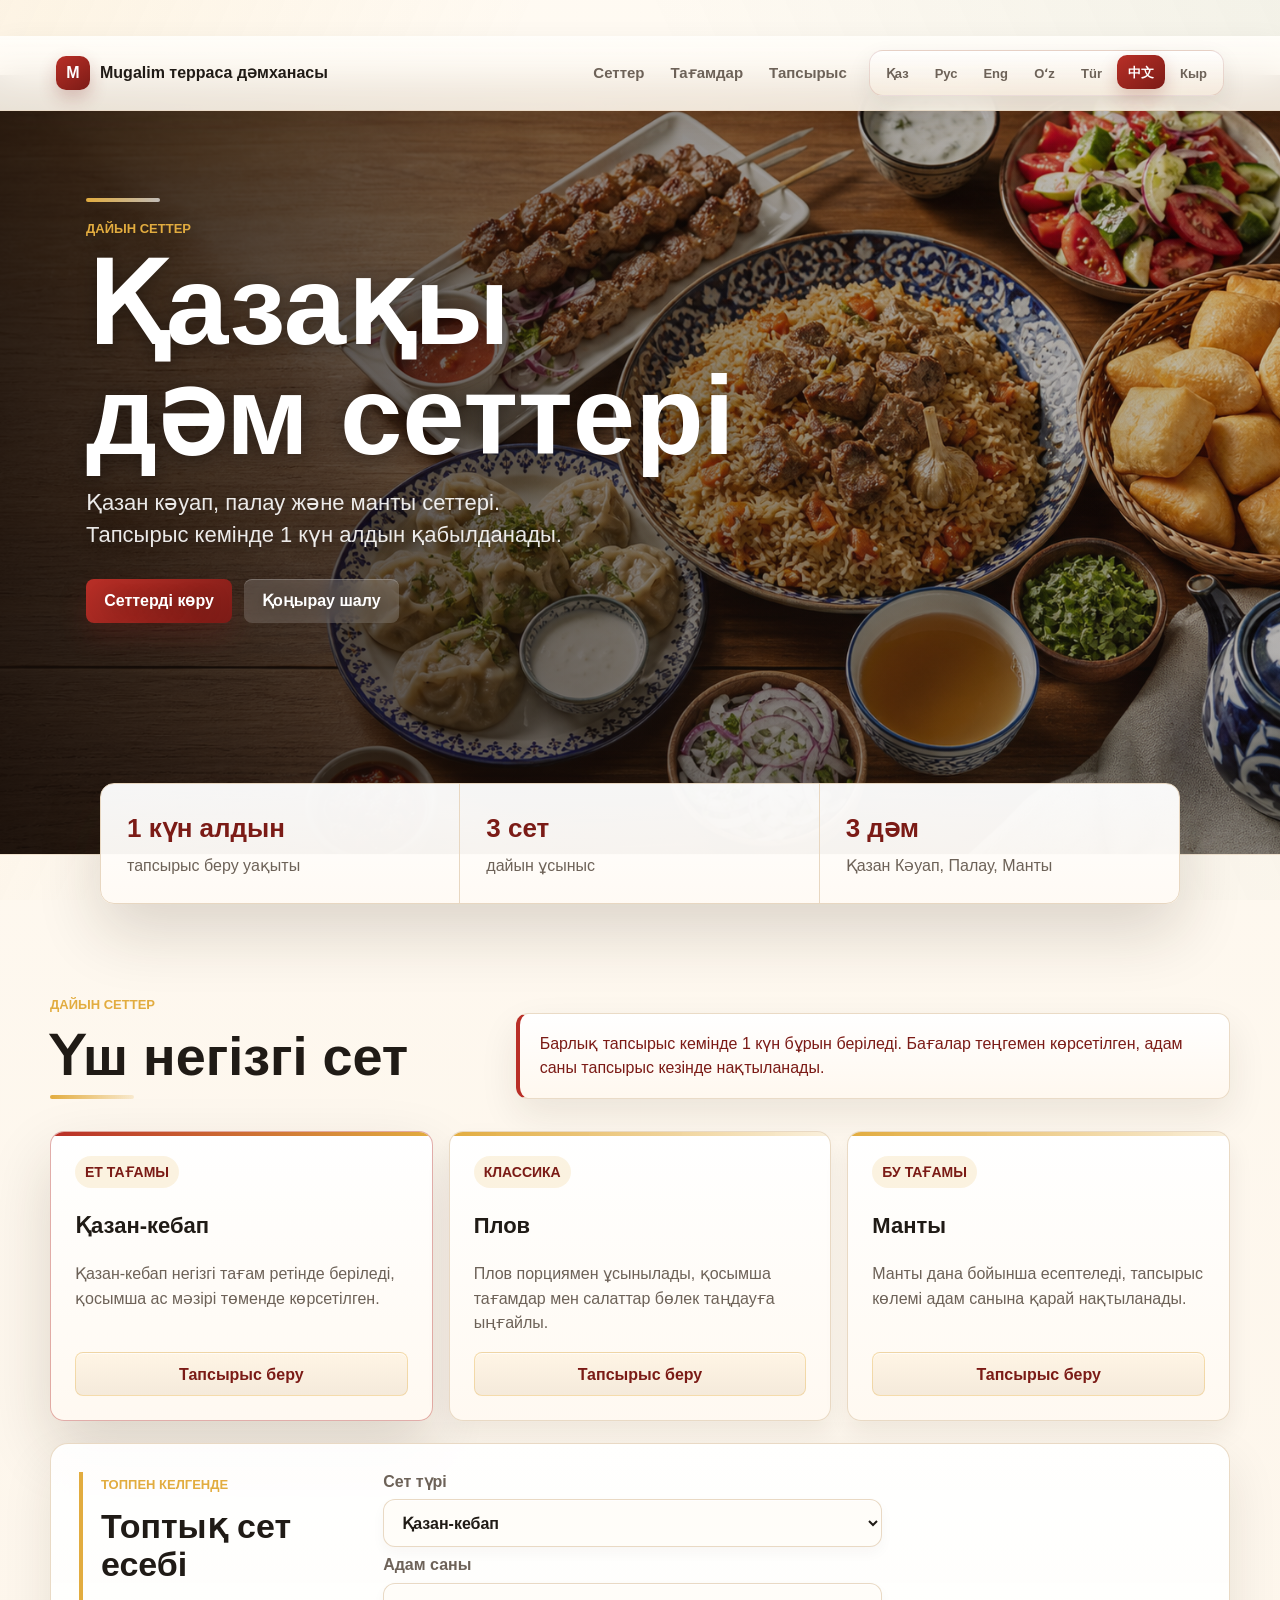
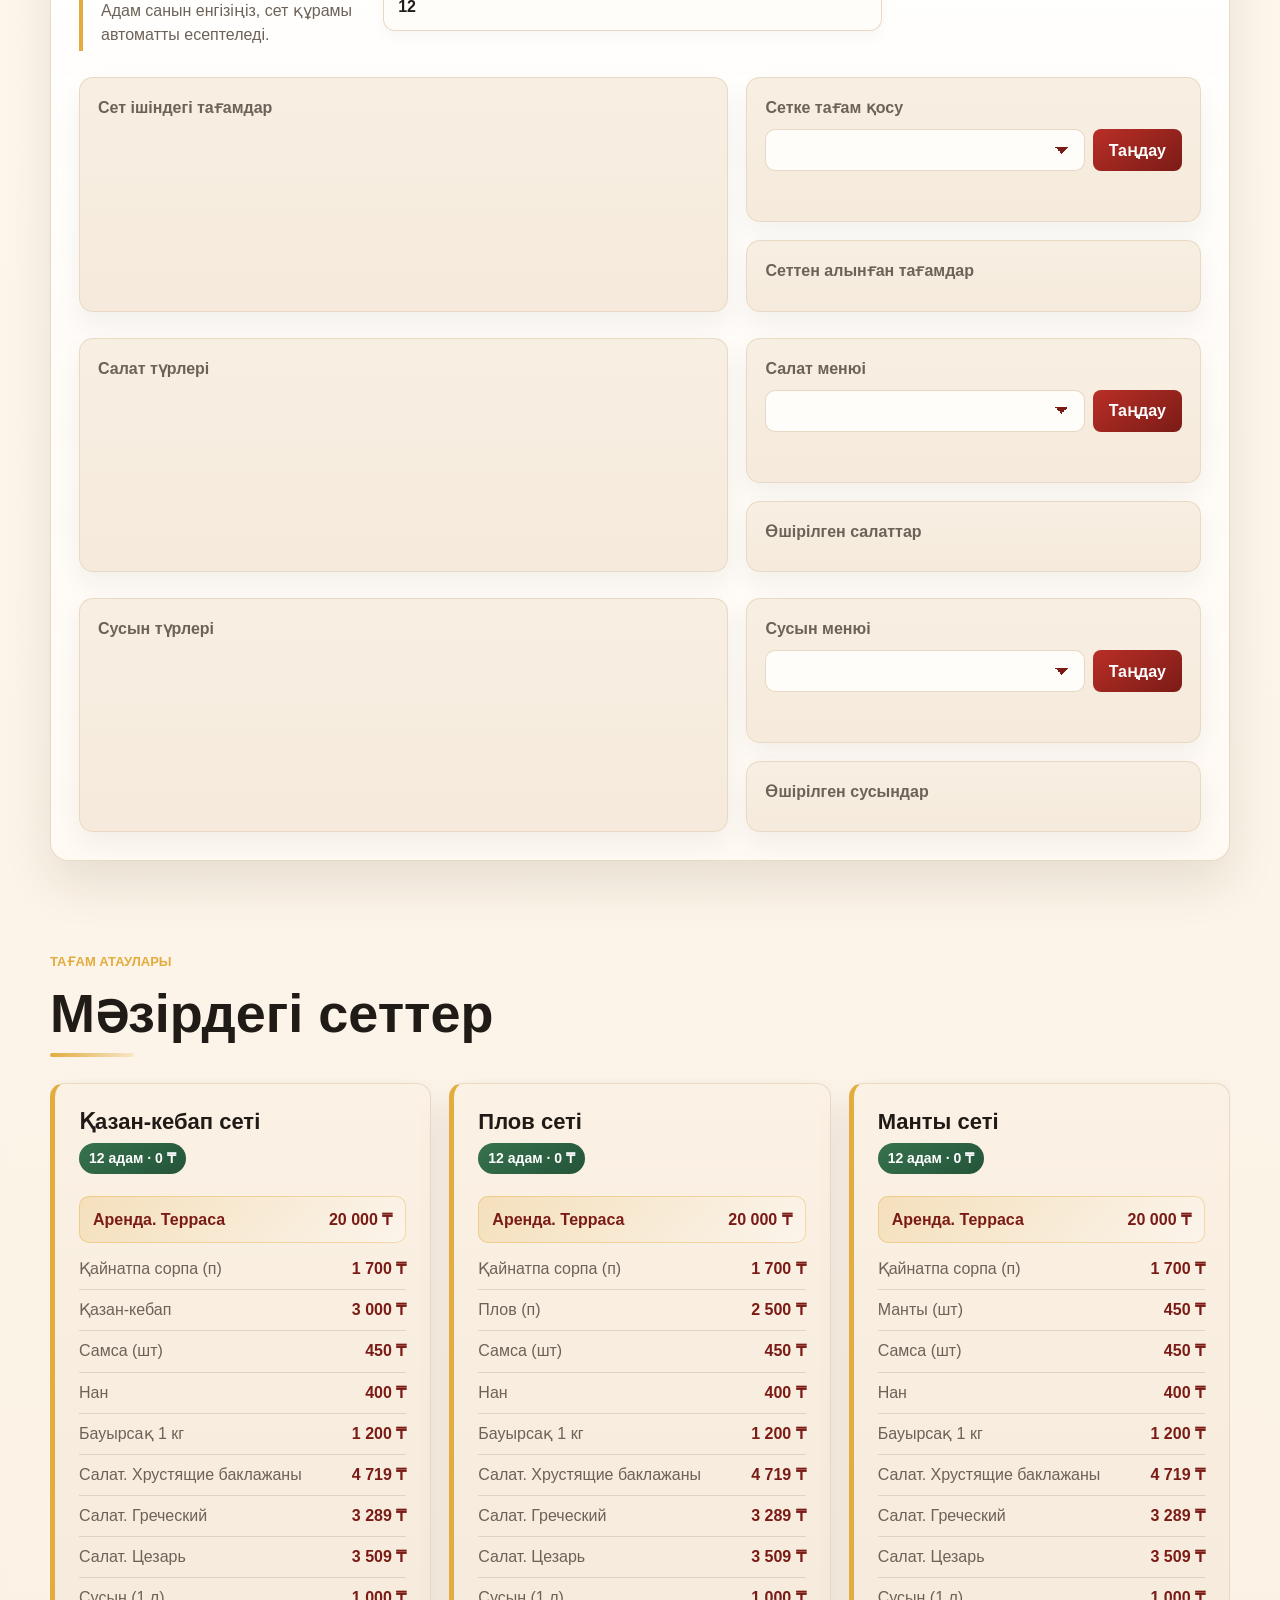
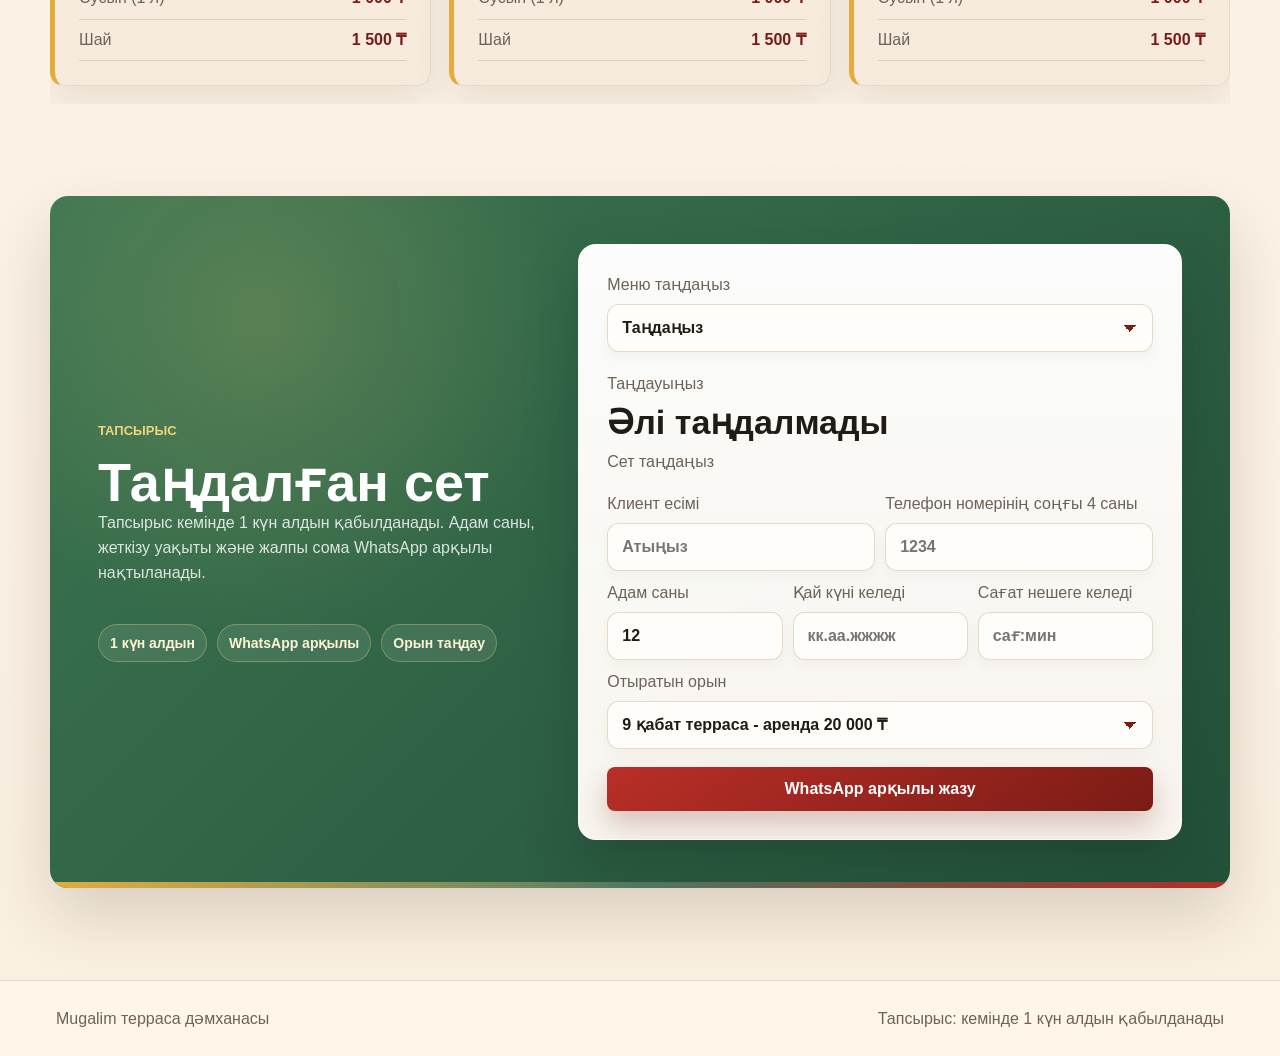
<file: zh.html>
﻿<!doctype html>
<html lang="zh">
  <head>
    <meta charset="utf-8" />
    <meta name="viewport" content="width=device-width, initial-scale=1" />
    <title>Mugalim терраса дәмханасы</title>
    <link rel="stylesheet" href="styles.css" />
  </head>
  <body>
    <header class="topbar">
      <a class="brand" href="#top" aria-label="Басты бет">
        <span class="brand-mark">M</span>
        <span>Mugalim терраса дәмханасы</span>
      </a>
      <div class="top-actions">
        <nav class="nav" aria-label="Бөлімдер">
          <a href="#sets">Сеттер</a>
          <a href="#menu">Тағамдар</a>
          <a href="#order">Тапсырыс</a>
        </nav>
        <div class="language-toggle" aria-label="Тіл таңдау">
          <a href="index.html" data-lang="kk">Қаз</a>
          <a href="ru.html" data-lang="ru">Рус</a>
          <a href="en.html" data-lang="en">Eng</a>
          <a href="uz.html" data-lang="uz">Oʻz</a>
          <a href="tr.html" data-lang="tr">Tür</a>
          <a class="active" href="zh.html" data-lang="zh">中文</a>
          <a href="ky.html" data-lang="ky">Кыр</a>
        </div>
      </div>
    </header>

    <main id="top">
      <section class="hero" aria-labelledby="hero-title">
        <img src="assets/dastarhan-hero.png" alt="Mugalim терраса дәмханасының тағамдары" />
        <div class="hero-shade"></div>
        <div class="hero-content">
          <p class="eyebrow">Дайын сеттер</p>
          <h1 id="hero-title">Қазақы дәм сеттері</h1>
          <p class="hero-copy">
            Қазан кәуап, палау және манты сеттері. Тапсырыс кемінде 1 күн алдын қабылданады.
          </p>
          <div class="hero-actions">
            <a class="button primary" href="#sets">Сеттерді көру</a>
            <a class="button ghost" href="tel:+77787783636">Қоңырау шалу</a>
          </div>
        </div>
      </section>

      <section class="quick-panel" aria-label="Жылдам ақпарат">
        <div>
          <strong>1 күн алдын</strong>
          <span>тапсырыс беру уақыты</span>
        </div>
        <div>
          <strong>3 сет</strong>
          <span>дайын ұсыныс</span>
        </div>
        <div>
          <strong>3 дәм</strong>
          <span>Қазан Кәуап, Палау, Манты</span>
        </div>
      </section>

      <section class="section" id="sets">
        <div class="section-head">
          <div>
            <p class="eyebrow">Дайын сеттер</p>
            <h2>Үш негізгі сет</h2>
          </div>
          <p class="notice">Барлық тапсырыс кемінде 1 күн бұрын беріледі. Бағалар теңгемен көрсетілген, адам саны тапсырыс кезінде нақтыланады.</p>
        </div>

        <div class="set-grid">
          <article class="set-card accent">
            <div class="set-top">
              <span>Ет тағамы</span>
            </div>
            <h3>Қазан-кебап</h3>
            <p>Қазан-кебап негізгі тағам ретінде беріледі, қосымша ас мәзірі төменде көрсетілген.</p>
            <button type="button" data-name="Қазан-кебап" data-price="3 000 ₸">Тапсырыс беру</button>
          </article>

          <article class="set-card">
            <div class="set-top">
              <span>Классика</span>
            </div>
            <h3>Плов</h3>
            <p>Плов порциямен ұсынылады, қосымша тағамдар мен салаттар бөлек таңдауға ыңғайлы.</p>
            <button type="button" data-name="Плов" data-price="2 500 ₸">Тапсырыс беру</button>
          </article>

          <article class="set-card">
            <div class="set-top">
              <span>Бу тағамы</span>
            </div>
            <h3>Манты</h3>
            <p>Манты дана бойынша есептеледі, тапсырыс көлемі адам санына қарай нақтыланады.</p>
            <button type="button" data-name="Манты" data-price="450 ₸ / шт">Тапсырыс беру</button>
          </article>
        </div>

        <div class="group-calculator" aria-labelledby="group-title">
          <div class="calculator-copy">
            <p class="eyebrow">Топпен келгенде</p>
            <h3 id="group-title">Топтық сет есебі</h3>
            <p>Адам санын енгізіңіз, сет құрамы автоматты есептеледі.</p>
          </div>
          <div class="calculator-controls">
            <label class="people-control">
              <span>Сет түрі</span>
              <select id="set-type">
                <option value="kebab">Қазан-кебап</option>
                <option value="plov">Плов</option>
                <option value="manty">Манты</option>
              </select>
            </label>
            <label class="people-control">
              <span>Адам саны</span>
              <input id="people-count" type="number" min="1" max="120" value="12" inputmode="numeric" />
            </label>
          </div>
          <div class="calc-grid" aria-live="polite">
            <div class="calc-item">
              <span>Қайнатпа сорпа</span>
              <strong id="calc-soup">12 порция</strong>
              <small>адам басына 1</small>
            </div>
            <div class="calc-item">
              <span id="calc-main-name">Қазан-кебап</span>
              <strong id="calc-main">12 порция</strong>
              <small id="calc-main-rule">адам басына 1</small>
            </div>
            <div class="calc-item">
              <span>Самса</span>
              <strong id="calc-samsa">2 тарелка / 12 дана</strong>
              <small>1 тарелкада 6 дана</small>
              <div class="stepper" aria-label="Самса тарелка санын өзгерту">
                <button type="button" data-adjust="samsa" data-delta="-1">-</button>
                <button type="button" data-adjust="samsa" data-delta="1">+</button>
              </div>
            </div>
            <div class="calc-item">
              <span>Сусын</span>
              <strong id="calc-drinks">3 топтама / 9 литр</strong>
              <small>әр 4 адамға 1 топтама, 3 литр: Coca-Cola, Fanta, Sprite</small>
            </div>
            <div class="calc-item">
              <span>Бауырсақ</span>
              <strong id="calc-baursak">1 кг</strong>
              <small>әр 12 адамға 1 кг</small>
            </div>
            <div class="calc-item">
              <span>Салат</span>
              <strong id="calc-salad">6 тарелка</strong>
              <small>әр 2 адамға 1 тарелка</small>
              <div class="stepper" aria-label="Салат тарелка санын өзгерту">
                <button type="button" data-adjust="salad" data-delta="-1">-</button>
                <button type="button" data-adjust="salad" data-delta="1">+</button>
              </div>
            </div>
          </div>
          <div class="salad-editor">
            <div>
              <span>Сет ішіндегі тағамдар</span>
              <ul id="food-list"></ul>
            </div>
            <form id="food-form" class="salad-form">
              <label for="food-menu">Сетке тағам қосу</label>
              <div>
                <select id="food-menu"></select>
                <button type="submit">Таңдау</button>
              </div>
              <p id="food-notice" class="salad-notice" aria-live="polite"></p>
            </form>
            <div class="removed-salads">
              <span>Сеттен алынған тағамдар</span>
              <ul id="removed-food-list"></ul>
            </div>
          </div>
          <div class="salad-editor">
            <div>
              <span>Салат түрлері</span>
              <ul id="salad-list"></ul>
            </div>
            <form id="salad-form" class="salad-form">
              <label for="salad-menu">Салат менюі</label>
              <div>
                <select id="salad-menu"></select>
                <button type="submit">Таңдау</button>
              </div>
              <p id="salad-notice" class="salad-notice" aria-live="polite"></p>
            </form>
            <div class="removed-salads">
              <span>Өшірілген салаттар</span>
              <ul id="removed-salad-list"></ul>
            </div>
          </div>
          <div class="salad-editor">
            <div>
              <span>Сусын түрлері</span>
              <ul id="drink-list"></ul>
            </div>
            <form id="drink-form" class="salad-form">
              <label for="drink-menu">Сусын менюі</label>
              <div>
                <select id="drink-menu"></select>
                <button type="submit">Таңдау</button>
              </div>
              <p id="drink-notice" class="salad-notice" aria-live="polite"></p>
            </form>
            <div class="removed-salads">
              <span>Өшірілген сусындар</span>
              <ul id="removed-drink-list"></ul>
            </div>
          </div>
          <div class="total-panel" aria-live="polite">
            <div>
              <span>Қазан-кебап</span>
              <strong id="total-kebab">0 ₸</strong>
            </div>
            <div>
              <span>Плов</span>
              <strong id="total-plov">0 ₸</strong>
            </div>
            <div>
              <span>Манты</span>
              <strong id="total-manty">0 ₸</strong>
            </div>
          </div>
        </div>
      </section>

      <section class="section menu-section" id="menu">
        <div class="menu-heading">
          <p class="eyebrow">Тағам атаулары</p>
          <h2>Мәзірдегі сеттер</h2>
        </div>
        <div class="menu-list">
          <div>
            <h3>Қазан-кебап сеті <span class="menu-summary" id="menu-kebab-summary">12 адам · 0 ₸</span></h3>
            <dl class="price-list">
              <div class="rent-row is-highlighted"><dt>Аренда. Терраса</dt><dd>20 000 ₸</dd></div>
              <div><dt>Қайнатпа сорпа (п)</dt><dd>1 700 ₸</dd></div>
              <div><dt>Қазан-кебап</dt><dd>3 000 ₸</dd></div>
              <div><dt>Самса (шт)</dt><dd>450 ₸</dd></div>
              <div><dt>Нан</dt><dd>400 ₸</dd></div>
              <div><dt>Бауырсақ 1 кг</dt><dd>1 200 ₸</dd></div>
              <div><dt>Салат. Хрустящие баклажаны</dt><dd>4 719 ₸</dd></div>
              <div><dt>Салат. Греческий</dt><dd>3 289 ₸</dd></div>
              <div><dt>Салат. Цезарь</dt><dd>3 509 ₸</dd></div>
              <div><dt>Сусын (1 л)</dt><dd>1 000 ₸</dd></div>
              <div><dt>Шай</dt><dd>1 500 ₸</dd></div>
            </dl>
          </div>
          <div>
            <h3>Плов сеті <span class="menu-summary" id="menu-plov-summary">12 адам · 0 ₸</span></h3>
            <dl class="price-list">
              <div class="rent-row is-highlighted"><dt>Аренда. Терраса</dt><dd>20 000 ₸</dd></div>
              <div><dt>Қайнатпа сорпа (п)</dt><dd>1 700 ₸</dd></div>
              <div><dt>Плов (п)</dt><dd>2 500 ₸</dd></div>
              <div><dt>Самса (шт)</dt><dd>450 ₸</dd></div>
              <div><dt>Нан</dt><dd>400 ₸</dd></div>
              <div><dt>Бауырсақ 1 кг</dt><dd>1 200 ₸</dd></div>
              <div><dt>Салат. Хрустящие баклажаны</dt><dd>4 719 ₸</dd></div>
              <div><dt>Салат. Греческий</dt><dd>3 289 ₸</dd></div>
              <div><dt>Салат. Цезарь</dt><dd>3 509 ₸</dd></div>
              <div><dt>Сусын (1 л)</dt><dd>1 000 ₸</dd></div>
              <div><dt>Шай</dt><dd>1 500 ₸</dd></div>
            </dl>
          </div>
          <div>
            <h3>Манты сеті <span class="menu-summary" id="menu-manty-summary">12 адам · 0 ₸</span></h3>
            <dl class="price-list">
              <div class="rent-row is-highlighted"><dt>Аренда. Терраса</dt><dd>20 000 ₸</dd></div>
              <div><dt>Қайнатпа сорпа (п)</dt><dd>1 700 ₸</dd></div>
              <div><dt>Манты (шт)</dt><dd>450 ₸</dd></div>
              <div><dt>Самса (шт)</dt><dd>450 ₸</dd></div>
              <div><dt>Нан</dt><dd>400 ₸</dd></div>
              <div><dt>Бауырсақ 1 кг</dt><dd>1 200 ₸</dd></div>
              <div><dt>Салат. Хрустящие баклажаны</dt><dd>4 719 ₸</dd></div>
              <div><dt>Салат. Греческий</dt><dd>3 289 ₸</dd></div>
              <div><dt>Салат. Цезарь</dt><dd>3 509 ₸</dd></div>
              <div><dt>Сусын (1 л)</dt><dd>1 000 ₸</dd></div>
              <div><dt>Шай</dt><dd>1 500 ₸</dd></div>
            </dl>
          </div>
        </div>
      </section>

      <section class="order" id="order">
        <div>
          <p class="eyebrow">Тапсырыс</p>
          <h2>Таңдалған сет</h2>
          <p class="order-copy">
            Тапсырыс кемінде 1 күн алдын қабылданады. Адам саны, жеткізу уақыты және жалпы сома WhatsApp арқылы нақтыланады.
          </p>
          <div class="order-points" aria-label="Тапсырыс шарттары">
            <span>1 күн алдын</span>
            <span>WhatsApp арқылы</span>
            <span>Орын таңдау</span>
          </div>
        </div>
        <aside class="order-box" aria-live="polite">
          <label class="order-select" for="order-set-select">
            <span>Меню таңдаңыз</span>
            <select id="order-set-select">
              <option value="">Таңдаңыз</option>
              <option value="kebab">Қазан-кебап</option>
              <option value="plov">Плов</option>
              <option value="manty">Манты</option>
            </select>
          </label>
          <span>Таңдауыңыз</span>
          <strong id="chosen-name">Әлі таңдалмады</strong>
          <p id="chosen-price">Сет таңдаңыз</p>
          <div class="order-details">
            <label for="client-name">
              <span>Клиент есімі</span>
              <input id="client-name" type="text" placeholder="Атыңыз" autocomplete="name" />
            </label>
            <label for="client-phone-last">
              <span>Телефон номерінің соңғы 4 саны</span>
              <input id="client-phone-last" type="text" maxlength="4" inputmode="numeric" pattern="[0-9]{4}" placeholder="1234" />
            </label>
            <label for="order-people">
              <span>Адам саны</span>
              <input id="order-people" type="number" min="1" max="120" value="12" inputmode="numeric" />
            </label>
            <label for="order-date">
              <span>Қай күні келеді</span>
              <input id="order-date" type="text" inputmode="numeric" maxlength="10" placeholder="кк.аа.жжжж" />
            </label>
            <label for="order-time">
              <span>Сағат нешеге келеді</span>
              <input id="order-time" type="text" inputmode="numeric" maxlength="5" placeholder="сағ:мин" />
            </label>
            <label for="order-venue">
              <span>Отыратын орын</span>
              <select id="order-venue">
                <option value="terrace">9 қабат терраса - аренда 20 000 ₸</option>
                <option value="urbo">1 қабат Урбо кофейня - аренда 0 ₸</option>
              </select>
            </label>
          </div>
          <a id="whatsapp-link" class="button primary full" href="https://wa.me/77787783636" target="_blank" rel="noreferrer">WhatsApp арқылы жазу</a>
        </aside>
      </section>

      <section class="pdf-summary" aria-label="PDF тапсырыс нұсқасы">
        <div class="pdf-header">
          <span>Mugalim терраса дәмханасы</span>
          <strong>Тапсырыс парағы</strong>
        </div>
        <dl class="pdf-details">
          <div><dt>Клиент есімі</dt><dd id="pdf-client-name">әлі жазылмады</dd></div>
          <div><dt>Телефон соңғы 4 саны</dt><dd id="pdf-client-phone">әлі жазылмады</dd></div>
          <div><dt>Сет</dt><dd id="pdf-set-name">әлі таңдалмады</dd></div>
          <div><dt>Адам саны</dt><dd id="pdf-people">12</dd></div>
          <div><dt>Келетін күні</dt><dd id="pdf-date">әлі таңдалмады</dd></div>
          <div><dt>Келетін сағаты</dt><dd id="pdf-time">әлі таңдалмады</dd></div>
          <div><dt>Отыратын орын</dt><dd id="pdf-venue">9 қабат терраса</dd></div>
          <div><dt>Аренда</dt><dd id="pdf-rent">20 000 ₸</dd></div>
          <div><dt>Сет ішіндегі тағамдар</dt><dd id="pdf-foods">-</dd></div>
          <div><dt>Сетке тағам қосу</dt><dd id="pdf-added-foods">өзгеріс жоқ</dd></div>
          <div><dt>Сеттен алынған тағамдар</dt><dd id="pdf-removed-foods">өзгеріс жоқ</dd></div>
          <div><dt>Салаттар</dt><dd id="pdf-salads">-</dd></div>
          <div><dt>Салат менюі</dt><dd id="pdf-changed-salads">өзгеріс жоқ</dd></div>
          <div><dt>Өшірілген салаттар</dt><dd id="pdf-removed-salads">өзгеріс жоқ</dd></div>
          <div><dt>Сусындар</dt><dd id="pdf-drinks">-</dd></div>
          <div><dt>Сусын менюі</dt><dd id="pdf-changed-drinks">өзгеріс жоқ</dd></div>
          <div><dt>Өшірілген сусындар</dt><dd id="pdf-removed-drinks">өзгеріс жоқ</dd></div>
          <div class="pdf-total"><dt>Толық бағасы</dt><dd id="pdf-total">0 ₸</dd></div>
        </dl>
        <p class="pdf-note">Жоғарыдағы тапсырыстарға толықтай келісемін.</p>
      </section>
    </main>

    <footer class="footer">
      <span>Mugalim терраса дәмханасы</span>
      <span>Тапсырыс: кемінде 1 күн алдын қабылданады</span>
    </footer>

    <script src="script.js"></script>
  </body>
</html>
</file>
<file: styles.css>
:root {
  --ink: #201b16;
  --muted: #6d6258;
  --paper: #fff8ed;
  --line: #e8d7c1;
  --brand: #b92f27;
  --brand-dark: #7b1b16;
  --leaf: #37724d;
  --leaf-dark: #24543a;
  --gold: #e2ac3f;
  --cream: #f5eadb;
  --cream-strong: #efe0cc;
  --white: #ffffff;
  --shadow: 0 28px 64px rgba(44, 28, 14, 0.16);
  --soft-shadow: 0 16px 38px rgba(44, 28, 14, 0.09);
  --surface: rgba(255, 253, 249, 0.9);
  --surface-strong: #fffdf9;
  --focus-ring: 0 0 0 3px rgba(185, 47, 39, 0.12);
  --card-border: 1px solid rgba(232, 215, 193, 0.92);
  --font-main: "Segoe UI", "Inter", "Roboto", Arial, sans-serif;
}

* {
  box-sizing: border-box;
}

html {
  scroll-behavior: smooth;
}

body {
  margin: 0;
  color: var(--ink);
  background:
    linear-gradient(180deg, rgba(255, 250, 242, 0.98), rgba(250, 239, 224, 0.94)),
    repeating-linear-gradient(90deg, rgba(127, 30, 24, 0.025) 0 1px, transparent 1px 64px);
  font-family: var(--font-main);
  font-size: 16px;
  line-height: 1.45;
  text-rendering: optimizeLegibility;
  -webkit-font-smoothing: antialiased;
}

body::before {
  position: fixed;
  inset: 0;
  z-index: -1;
  pointer-events: none;
  background:
    linear-gradient(115deg, rgba(226, 172, 63, 0.08), transparent 32%),
    linear-gradient(245deg, rgba(55, 114, 77, 0.06), transparent 38%);
  content: "";
}

a {
  color: inherit;
  text-decoration: none;
}

button,
a.button {
  min-height: 44px;
  border: 0;
  border-radius: 8px;
  font: inherit;
  font-weight: 700;
  letter-spacing: 0;
  cursor: pointer;
  transition:
    transform 160ms ease,
    box-shadow 160ms ease,
    background 160ms ease,
    border-color 160ms ease,
    color 160ms ease;
}

button:hover,
a.button:hover {
  transform: translateY(-1px);
}

button:focus-visible,
a:focus-visible,
input:focus-visible,
select:focus-visible {
  outline: none;
  box-shadow: var(--focus-ring);
}

.beta-ticker {
  position: sticky;
  top: 0;
  z-index: 30;
  overflow: hidden;
  min-height: 36px;
  display: flex;
  align-items: center;
  color: #fff7df;
  background: linear-gradient(90deg, var(--brand-dark), var(--brand), var(--brand-dark));
  border-bottom: 1px solid rgba(255, 255, 255, 0.18);
  box-shadow: 0 8px 22px rgba(127, 30, 24, 0.18);
}

.beta-ticker-track {
  display: inline-flex;
  width: max-content;
  gap: 42px;
  padding-left: 100%;
  white-space: nowrap;
  animation: beta-ticker-scroll 28s linear infinite;
}

.beta-ticker span {
  font-size: 14px;
  font-weight: 750;
  line-height: 1;
}

@keyframes beta-ticker-scroll {
  from {
    transform: translateX(0);
  }

  to {
    transform: translateX(-50%);
  }
}

.topbar {
  position: sticky;
  top: 36px;
  z-index: 10;
  display: flex;
  align-items: center;
  justify-content: space-between;
  gap: 18px;
  padding: 14px clamp(18px, 5vw, 56px);
  background:
    linear-gradient(180deg, rgba(255, 253, 249, 0.94), rgba(255, 248, 237, 0.9));
  border-bottom: 1px solid rgba(232, 215, 193, 0.78);
  backdrop-filter: blur(16px);
  box-shadow: 0 10px 30px rgba(44, 28, 14, 0.08);
}

.brand,
.nav {
  display: flex;
  align-items: center;
}

.top-actions {
  display: flex;
  align-items: center;
  gap: clamp(10px, 2.4vw, 22px);
}

.brand {
  gap: 10px;
  font-weight: 750;
  line-height: 1.15;
  min-width: fit-content;
  color: var(--ink);
}

.brand-mark {
  display: grid;
  place-items: center;
  width: 34px;
  height: 34px;
  border-radius: 10px;
  color: var(--white);
  background: linear-gradient(145deg, var(--brand), var(--brand-dark));
  box-shadow: 0 8px 18px rgba(127, 30, 24, 0.24);
}

.nav {
  gap: clamp(10px, 3vw, 26px);
  color: var(--muted);
  font-size: 15px;
  font-weight: 600;
}

.nav a {
  position: relative;
  padding: 8px 0;
}

.nav a::after {
  position: absolute;
  right: 0;
  bottom: 2px;
  left: 0;
  height: 2px;
  border-radius: 999px;
  background: var(--brand);
  content: "";
  opacity: 0;
  transform: scaleX(0.4);
  transition: opacity 160ms ease, transform 160ms ease;
}

.nav a:hover {
  color: var(--brand-dark);
}

.nav a:hover::after {
  opacity: 1;
  transform: scaleX(1);
}

.language-toggle {
  display: inline-flex;
  align-items: center;
  flex-wrap: wrap;
  justify-content: flex-end;
  gap: 4px;
  max-width: 430px;
  padding: 5px;
  border: 1px solid rgba(127, 30, 24, 0.14);
  border-radius: 14px;
  background:
    linear-gradient(180deg, rgba(255, 255, 255, 0.82), rgba(245, 234, 219, 0.78));
  box-shadow:
    inset 0 1px 0 rgba(255, 255, 255, 0.9),
    0 10px 24px rgba(44, 28, 14, 0.09);
}

.language-toggle button,
.language-toggle a {
  display: inline-grid;
  place-items: center;
  min-height: 34px;
  min-width: 43px;
  padding: 0 11px;
  border-radius: 10px;
  color: var(--muted);
  background: transparent;
  font-size: 13px;
  font-weight: 800;
  line-height: 1;
  transition:
    color 160ms ease,
    background 160ms ease,
    box-shadow 160ms ease,
    transform 160ms ease;
}

.language-toggle a:hover,
.language-toggle button:hover {
  color: var(--brand-dark);
  background: rgba(255, 255, 255, 0.7);
}

.language-toggle a:focus-visible,
.language-toggle button:focus-visible {
  outline: 2px solid rgba(226, 172, 63, 0.9);
  outline-offset: 2px;
}

.language-toggle button.active,
.language-toggle a.active {
  color: var(--white);
  background: linear-gradient(145deg, var(--brand), var(--brand-dark));
  box-shadow: 0 8px 18px rgba(127, 30, 24, 0.22);
  transform: translateY(-1px);
}

.hero {
  position: relative;
  min-height: calc(94vh - 66px);
  display: flex;
  align-items: center;
  overflow: hidden;
  border-bottom: 1px solid rgba(232, 215, 193, 0.7);
}

.hero img {
  position: absolute;
  inset: 0;
  width: 100%;
  height: 100%;
  object-fit: cover;
}

.hero-shade {
  position: absolute;
  inset: 0;
  background:
    linear-gradient(90deg, rgba(22, 13, 8, 0.86), rgba(22, 13, 8, 0.44) 48%, rgba(22, 13, 8, 0.1)),
    linear-gradient(180deg, rgba(0, 0, 0, 0.06), rgba(32, 27, 22, 0.32));
}

.hero-content {
  position: relative;
  width: min(680px, calc(100% - 36px));
  margin-left: clamp(18px, 7vw, 86px);
  padding-bottom: 12vh;
  color: var(--white);
  text-shadow: 0 2px 18px rgba(0, 0, 0, 0.34);
}

.hero-content::before {
  display: block;
  width: 74px;
  height: 4px;
  margin-bottom: 18px;
  border-radius: 999px;
  background: linear-gradient(90deg, var(--gold), rgba(255, 255, 255, 0.68));
  content: "";
}

.eyebrow {
  margin: 0 0 12px;
  color: var(--gold);
  font-size: 13px;
  font-weight: 750;
  letter-spacing: 0;
  text-transform: uppercase;
}

h1,
h2,
h3,
p {
  margin-top: 0;
}

h1 {
  max-width: 11ch;
  margin-bottom: 16px;
  font-size: clamp(48px, 9vw, 112px);
  line-height: 0.98;
  letter-spacing: 0;
  font-weight: 800;
  text-wrap: balance;
}

h2 {
  margin-bottom: 0;
  font-size: clamp(30px, 5vw, 54px);
  line-height: 1.08;
  letter-spacing: 0;
  font-weight: 800;
  text-wrap: balance;
}

h3 {
  font-size: 22px;
  line-height: 1.25;
  font-weight: 750;
}

.hero-copy {
  max-width: 520px;
  color: rgba(255, 255, 255, 0.9);
  font-size: clamp(17px, 2.2vw, 22px);
  line-height: 1.45;
}

.hero-actions {
  display: flex;
  flex-wrap: wrap;
  gap: 12px;
  margin-top: 28px;
}

.button {
  display: inline-flex;
  align-items: center;
  justify-content: center;
  padding: 0 18px;
  min-width: 146px;
}

.primary {
  color: var(--white);
  background: linear-gradient(145deg, var(--brand), var(--brand-dark));
  box-shadow: 0 14px 28px rgba(127, 30, 24, 0.24);
}

.primary:hover {
  background: var(--brand-dark);
}

.ghost {
  color: var(--white);
  border: 1px solid rgba(255, 255, 255, 0.58);
  background: rgba(255, 255, 255, 0.16);
  box-shadow: inset 0 1px 0 rgba(255, 255, 255, 0.22);
  backdrop-filter: blur(8px);
}

.secondary {
  color: var(--leaf-dark);
  border: 1px solid rgba(55, 114, 77, 0.24);
  background: var(--cream);
}

.secondary:hover {
  color: var(--white);
  background: var(--leaf);
}

.quick-panel {
  display: grid;
  grid-template-columns: repeat(3, 1fr);
  width: min(1080px, calc(100% - 36px));
  margin: -72px auto 0;
  position: relative;
  z-index: 2;
  overflow: hidden;
  border: 1px solid var(--line);
  border-radius: 14px;
  background:
    linear-gradient(180deg, rgba(255, 255, 255, 0.96), rgba(255, 250, 244, 0.96));
  box-shadow: var(--shadow);
}

.quick-panel div {
  padding: 26px;
  border-right: 1px solid var(--line);
}

.quick-panel div:last-child {
  border-right: 0;
}

.quick-panel strong,
.quick-panel span {
  display: block;
}

.quick-panel strong {
  margin-bottom: 6px;
  font-size: 26px;
  color: var(--brand-dark);
}

.quick-panel span {
  color: var(--muted);
}

.section,
.order {
  width: min(1180px, calc(100% - 36px));
  margin: 92px auto;
}

.section-head,
.order,
.split {
  display: grid;
  grid-template-columns: minmax(260px, 0.85fr) minmax(0, 1.4fr);
  gap: 32px;
  align-items: start;
}

.section-head {
  padding-bottom: 4px;
}

.section-head h2,
.menu-heading h2 {
  position: relative;
  padding-bottom: 14px;
}

.section-head h2::after,
.menu-heading h2::after {
  position: absolute;
  bottom: 0;
  left: 0;
  width: 84px;
  height: 4px;
  border-radius: 999px;
  background: linear-gradient(90deg, var(--gold), rgba(226, 172, 63, 0.18));
  content: "";
}

.menu-section {
  display: grid;
  gap: 22px;
  overflow: hidden;
}

.menu-heading {
  max-width: 760px;
}

.filters {
  display: flex;
  flex-wrap: wrap;
  justify-content: flex-end;
  gap: 8px;
}

.filter {
  padding: 0 14px;
  color: var(--muted);
  background: var(--white);
  border: 1px solid var(--line);
}

.filter.active,
.filter:hover {
  color: var(--white);
  background: var(--leaf);
  border-color: var(--leaf);
}

.notice {
  margin: 0;
  align-self: end;
  padding: 18px 20px;
  border: 1px solid rgba(232, 215, 193, 0.9);
  border-left: 4px solid var(--brand);
  border-radius: 12px;
  color: var(--brand-dark);
  background: linear-gradient(180deg, var(--white), #fff8ef);
  line-height: 1.5;
  box-shadow: var(--soft-shadow);
}

.set-grid {
  display: grid;
  grid-template-columns: repeat(3, 1fr);
  gap: 16px;
  margin-top: 28px;
}

.set-card {
  position: relative;
  overflow: hidden;
  min-height: 280px;
  display: flex;
  flex-direction: column;
  padding: 24px;
  border: var(--card-border);
  border-radius: 14px;
  background:
    linear-gradient(180deg, rgba(255, 255, 255, 0.98), rgba(255, 249, 241, 0.98));
  box-shadow: 0 12px 26px rgba(44, 28, 14, 0.07);
  transition: transform 0.18s ease, box-shadow 0.18s ease, border-color 0.18s ease;
}

.set-card::before {
  position: absolute;
  inset: 0 0 auto;
  height: 4px;
  background: linear-gradient(90deg, var(--gold), rgba(226, 172, 63, 0.18));
  content: "";
}

.set-card.accent {
  border-color: rgba(181, 51, 43, 0.4);
  box-shadow: var(--shadow);
}

.set-card.accent::before {
  background: linear-gradient(90deg, var(--brand), var(--gold));
}

.set-card:hover {
  transform: translateY(-3px);
  border-color: rgba(226, 172, 63, 0.64);
  box-shadow: 0 22px 42px rgba(44, 28, 14, 0.13);
}

.set-card.hidden {
  display: none;
}

.set-top {
  display: flex;
  align-items: center;
  justify-content: space-between;
  gap: 10px;
  margin-bottom: 24px;
  color: var(--muted);
  font-size: 14px;
  font-weight: 750;
  text-transform: uppercase;
}

.set-top span {
  display: inline-flex;
  width: fit-content;
  padding: 6px 10px;
  border-radius: 999px;
  background: rgba(226, 172, 63, 0.15);
  color: var(--brand-dark);
}

.set-top strong {
  color: var(--brand-dark);
  font-weight: 750;
}

.set-card p {
  color: var(--muted);
  line-height: 1.55;
}

.set-card h3,
.menu-list h3,
.calculator-copy h3 {
  letter-spacing: 0;
}

.set-card button {
  margin-top: auto;
  color: var(--brand-dark);
  background: linear-gradient(180deg, #fff5e5, var(--cream));
  border: 1px solid rgba(226, 172, 63, 0.35);
  box-shadow: inset 0 1px 0 rgba(255, 255, 255, 0.72);
}

.set-card button:hover {
  color: var(--white);
  background: var(--brand);
}

.group-calculator {
  --calc-control-width: min(150%, 680px);
  display: grid;
  grid-template-columns: minmax(220px, 0.78fr) minmax(300px, 0.92fr) minmax(400px, 1.28fr);
  gap: 22px;
  align-items: start;
  margin-top: 22px;
  padding: 28px;
  border: 1px solid rgba(232, 215, 193, 0.92);
  border-radius: 18px;
  background:
    linear-gradient(180deg, rgba(255, 255, 255, 0.92), rgba(255, 250, 244, 0.88));
  box-shadow: 0 22px 50px rgba(44, 28, 14, 0.1);
  backdrop-filter: blur(8px);
  overflow: visible;
}

.calculator-copy {
  position: relative;
  padding: 4px 0 4px 18px;
  border-left: 4px solid var(--gold);
}

.calculator-copy h3 {
  margin-bottom: 16px;
  font-size: clamp(24px, 3vw, 34px);
  line-height: 1.12;
}

.calculator-copy p:last-child {
  margin-bottom: 0;
  color: var(--muted);
  line-height: 1.5;
}

.calculator-controls,
.people-control {
  display: grid;
  gap: 8px;
  min-width: 0;
}

.calculator-controls {
  grid-template-columns: 1fr;
  align-items: start;
  width: var(--calc-control-width);
  position: relative;
  z-index: 20;
}

.people-control:has(#calc-rent-duration) {
  grid-column: auto;
}

.rent-duration-control.is-hidden {
  display: none;
}

.lodging-control.is-hidden,
.lodging-row.is-hidden {
  display: none;
}

.calc-lodging-panel {
  grid-column: 2;
  width: var(--calc-control-width);
  display: grid;
  position: relative;
  z-index: 1;
  gap: 10px;
  align-self: start;
  margin: 10px 0 0;
  padding: 0;
  border: 0;
  border-radius: 0;
  background: transparent;
  box-shadow: none;
}

.calc-lodging-panel strong {
  display: block;
  width: fit-content;
  padding: 0;
  background: transparent;
}

.calc-lodging-panel > div {
  display: grid;
  grid-template-columns: repeat(2, minmax(0, 1fr));
  gap: 12px;
}

.calc-lodging-panel label {
  display: grid;
  gap: 8px;
  min-width: 0;
}

.people-control span,
.calc-lodging-panel strong,
.calc-lodging-panel span {
  color: var(--muted);
  font-size: 16px;
  font-weight: 650;
  line-height: 1.2;
}

.calc-lodging-panel input {
  width: 100%;
  min-height: 48px;
  padding: 0 14px;
  border: 1px solid rgba(232, 215, 193, 0.95);
  border-radius: 12px;
  color: var(--ink);
  background: var(--surface-strong);
  font: inherit;
  font-size: 16px;
  font-weight: 750;
  box-shadow:
    inset 0 1px 0 rgba(255, 255, 255, 0.8),
    0 6px 14px rgba(44, 28, 14, 0.035);
  transition: border-color 160ms ease, box-shadow 160ms ease, transform 160ms ease;
}

.calc-lodging-panel input:focus {
  border-color: rgba(185, 47, 39, 0.5);
  outline: none;
  box-shadow:
    0 0 0 3px rgba(185, 47, 39, 0.1),
    0 8px 18px rgba(44, 28, 14, 0.08),
    inset 0 1px 0 rgba(255, 255, 255, 0.78);
}

.calc-lodging-panel input::placeholder {
  color: rgba(109, 98, 88, 0.72);
}

.calculator-controls.rent-duration-visible .people-control:has(#calc-venue) {
  grid-column: auto;
}

.people-control span {
  min-width: 0;
}

.people-control input,
.people-control select {
  width: 100%;
  min-height: 48px;
  padding: 0 14px;
  border: 1px solid rgba(232, 215, 193, 0.95);
  border-radius: 12px;
  color: var(--ink);
  background: var(--surface-strong);
  font: inherit;
  font-size: 16px;
  font-weight: 750;
  box-shadow:
    inset 0 1px 0 rgba(255, 255, 255, 0.8),
    0 6px 14px rgba(44, 28, 14, 0.035);
  transition: border-color 160ms ease, box-shadow 160ms ease, transform 160ms ease;
}

.people-control input:focus,
.people-control select:focus {
  border-color: rgba(185, 47, 39, 0.5);
  outline: none;
  box-shadow:
    var(--focus-ring),
    0 8px 18px rgba(44, 28, 14, 0.07),
    inset 0 1px 0 rgba(255, 255, 255, 0.8);
}

.native-select-hidden {
  display: none;
}

.custom-select {
  position: relative;
  z-index: 30;
  width: 100%;
  min-width: 0;
}

.custom-select-button {
  position: relative;
  width: 100%;
  min-height: 48px;
  padding: 0 42px 0 14px;
  overflow: hidden;
  color: var(--ink);
  background-color: var(--surface-strong);
  background-image:
    linear-gradient(45deg, transparent 50%, var(--brand-dark) 50%),
    linear-gradient(135deg, var(--brand-dark) 50%, transparent 50%);
  background-position:
    calc(100% - 22px) 50%,
    calc(100% - 16px) 50%;
  background-repeat: no-repeat;
  background-size: 7px 7px, 7px 7px;
  border: 1px solid rgba(232, 215, 193, 0.95);
  border-radius: 12px;
  text-align: left;
  text-overflow: ellipsis;
  white-space: nowrap;
  font-weight: 750;
  box-shadow:
    inset 0 1px 0 rgba(255, 255, 255, 0.8),
    0 6px 14px rgba(44, 28, 14, 0.035);
}

.custom-select-button::after {
  display: none;
}

.custom-select.open .custom-select-button {
  border-color: rgba(181, 51, 43, 0.48);
  box-shadow: 0 0 0 3px rgba(181, 51, 43, 0.1);
}

.custom-select.open {
  z-index: 200;
}

.custom-select-menu {
  position: absolute;
  top: calc(100% + 8px);
  left: 0;
  right: 0;
  min-width: max(100%, 240px);
  display: none;
  padding: 7px;
  border: 1px solid rgba(232, 215, 193, 0.95);
  border-radius: 14px;
  background: var(--surface-strong);
  z-index: 210;
  box-shadow: 0 22px 44px rgba(35, 24, 16, 0.18);
}

.custom-select[data-select-id="calc-venue"] .custom-select-menu,
.custom-select[data-select-id="order-venue"] .custom-select-menu {
  min-width: max(100%, 340px);
}

.custom-select.open .custom-select-menu {
  display: grid;
  gap: 4px;
}

.custom-select-option {
  width: 100%;
  min-height: 42px;
  padding: 0 12px;
  color: var(--ink);
  background: transparent;
  border-radius: 10px;
  text-align: left;
  font-weight: 650;
}

.custom-select-option:hover,
.custom-select-option.selected {
  color: var(--white);
  background: var(--leaf);
}

.calc-grid {
  display: none;
  grid-template-columns: repeat(2, minmax(0, 1fr));
  gap: 10px;
}

.calc-item {
  min-height: 118px;
  display: grid;
  align-content: start;
  gap: 6px;
  padding: 16px;
  border: 1px solid rgba(232, 215, 193, 0.78);
  border-radius: 12px;
  background: linear-gradient(180deg, #f8efe3, var(--cream));
  box-shadow: inset 0 1px 0 rgba(255, 255, 255, 0.58);
  transition: transform 160ms ease, box-shadow 160ms ease, border-color 160ms ease;
}

.calc-item:hover {
  transform: translateY(-2px);
  border-color: rgba(226, 172, 63, 0.62);
  box-shadow:
    0 12px 24px rgba(44, 28, 14, 0.08),
    inset 0 1px 0 rgba(255, 255, 255, 0.58);
}

.calc-item span,
.calc-item small {
  color: var(--muted);
}

.calc-item strong {
  color: var(--brand-dark);
  font-size: 20px;
  line-height: 1.2;
  font-weight: 750;
}

.stepper {
  display: grid;
  grid-template-columns: repeat(2, 44px);
  gap: 8px;
  margin-top: 8px;
}

.stepper button,
.salad-form button,
#salad-list button,
#drink-list button,
#food-list button {
  min-height: 38px;
  border-radius: 8px;
}

.stepper button {
  color: var(--white);
  background: var(--leaf);
  font-size: 22px;
}

.salad-editor {
  grid-column: 1 / -1;
  display: grid;
  grid-template-columns: minmax(0, 1fr) minmax(260px, 0.7fr);
  gap: 18px;
  padding-top: 4px;
}

.salad-editor > div,
.salad-form {
  padding: 18px;
  border: 1px solid rgba(232, 215, 193, 0.9);
  border-radius: 14px;
  background: linear-gradient(180deg, #f8efe3, var(--cream));
  box-shadow: 0 12px 26px rgba(44, 28, 14, 0.055);
}

.salad-editor > div:first-child {
  grid-row: span 2;
}

.salad-editor span,
.salad-form label {
  display: block;
  margin-bottom: 10px;
  color: var(--muted);
  font-weight: 750;
}

#salad-list,
#drink-list,
#food-list,
#removed-salad-list,
#removed-drink-list,
#removed-food-list {
  display: grid;
  gap: 10px;
  margin: 0;
  padding: 0;
  list-style: none;
}

#salad-list li,
#drink-list li,
#food-list li {
  display: grid;
  grid-template-columns: minmax(180px, 1fr) auto;
  align-items: center;
  gap: 10px;
  padding: 14px;
  border: 1px solid rgba(232, 215, 193, 0.95);
  border-radius: 12px;
  background: linear-gradient(180deg, var(--white), #fffbf5);
  box-shadow: 0 8px 18px rgba(44, 28, 14, 0.06);
  transition: transform 160ms ease, box-shadow 160ms ease, border-color 160ms ease;
}

#salad-list li:hover,
#drink-list li:hover,
#food-list li:hover {
  transform: translateY(-1px);
  border-color: rgba(226, 172, 63, 0.62);
  box-shadow: 0 12px 24px rgba(44, 28, 14, 0.09);
}

#salad-list li.is-custom,
#drink-list li.is-custom,
#food-list li.is-custom {
  border-color: rgba(181, 51, 43, 0.42);
  background: #fff3df;
  box-shadow: 0 10px 22px rgba(181, 51, 43, 0.12);
}

#salad-list li.is-custom .salad-qty,
#drink-list li.is-custom .salad-qty,
#food-list li.is-custom .salad-qty {
  background: #f7dfc0;
}

.salad-info {
  display: grid;
  gap: 4px;
  min-width: 0;
}

.salad-info strong {
  color: var(--ink);
  line-height: 1.25;
}

.salad-info span {
  color: var(--brand-dark);
  font-weight: 750;
}

.salad-qty {
  display: grid;
  grid-template-columns: 38px auto 38px;
  align-items: center;
  gap: 6px;
  padding: 4px;
  border-radius: 12px;
  background: linear-gradient(180deg, #f5eadb, #ead8bf);
}

.salad-qty > span {
  margin: 0;
  text-align: center;
  color: var(--brand-dark);
  font-weight: 750;
}

.qty-manual {
  display: inline-grid;
  grid-template-columns: auto;
  align-items: center;
  justify-content: center;
  min-width: 0;
  margin: 0;
  color: var(--brand-dark);
  font-weight: 750;
}

.qty-manual input {
  width: 30px;
  min-height: 34px;
  padding: 0 2px;
  border: 1px solid transparent;
  border-radius: 8px;
  color: var(--brand-dark);
  background: transparent;
  font: inherit;
  font-size: 17px;
  font-weight: 850;
  text-align: center;
}

.qty-manual input:focus {
  width: 42px;
  border-color: rgba(185, 47, 39, 0.45);
  outline: none;
  background: var(--white);
  box-shadow: 0 0 0 3px rgba(185, 47, 39, 0.1);
}

#salad-list button,
#drink-list button,
#food-list button {
  width: 38px;
  color: var(--brand-dark);
  background: var(--surface-strong);
  border: 1px solid rgba(232, 215, 193, 0.95);
  font-size: 18px;
  box-shadow: 0 4px 10px rgba(44, 28, 14, 0.05);
}

.removed-salads {
  padding: 18px;
  border: 1px solid rgba(232, 215, 193, 0.9);
  border-radius: 14px;
  background: linear-gradient(180deg, #f8efe3, var(--cream));
  box-shadow: 0 12px 26px rgba(44, 28, 14, 0.055);
}

#removed-salad-list li,
#removed-drink-list li,
#removed-food-list li {
  display: grid;
  grid-template-columns: minmax(0, 1fr) auto;
  gap: 8px;
  align-items: center;
  padding: 8px 10px;
  border: 1px solid rgba(232, 215, 193, 0.85);
  border-radius: 8px;
  background: rgba(255, 253, 249, 0.96);
}

#removed-salad-list button,
#removed-drink-list button,
#removed-food-list button {
  min-height: 36px;
  padding: 0 12px;
  color: var(--white);
  background: var(--leaf);
}

.salad-form div {
  display: grid;
  grid-template-columns: minmax(0, 1fr) auto;
  gap: 8px;
}

.salad-form input,
.salad-form select {
  min-width: 0;
  min-height: 42px;
  padding: 0 12px;
  border: 1px solid rgba(232, 215, 193, 0.95);
  border-radius: 10px;
  color: var(--ink);
  background: var(--surface-strong);
  font: inherit;
}

.salad-form button {
  padding: 0 16px;
  color: var(--white);
  background: linear-gradient(145deg, var(--brand), var(--brand-dark));
}

.salad-notice {
  min-height: 22px;
  margin: 10px 0 0;
  color: var(--brand-dark);
  font-weight: 750;
  opacity: 0;
  transition: opacity 0.2s ease;
}

.salad-notice.show {
  opacity: 1;
}

.total-panel {
  display: none;
  grid-column: 1 / -1;
  grid-template-columns: repeat(3, minmax(0, 1fr));
  gap: 10px;
}

.total-panel div {
  display: grid;
  gap: 8px;
  min-height: 96px;
  padding: 16px;
  border-radius: 8px;
  color: var(--white);
  background: var(--leaf);
}

.total-panel span {
  color: rgba(255, 255, 255, 0.78);
}

.total-panel strong {
  font-size: 24px;
  line-height: 1.15;
}

.menu-list {
  display: grid;
  grid-auto-flow: column;
  grid-auto-columns: minmax(340px, 38%);
  gap: 18px;
  margin-inline: -4px;
  padding: 4px 4px 18px;
  overflow-x: auto;
  overflow-y: hidden;
  overscroll-behavior-inline: contain;
  scroll-padding-inline: 4px;
  scroll-snap-type: inline mandatory;
  scrollbar-color: var(--gold) rgba(232, 215, 193, 0.68);
  scrollbar-width: thin;
  -webkit-overflow-scrolling: touch;
}

.menu-list > div {
  min-height: 100%;
  padding: 24px;
  border: 1px solid rgba(232, 215, 193, 0.92);
  border-left: 5px solid var(--gold);
  border-radius: 14px;
  background: linear-gradient(180deg, #fbf1e4, var(--cream));
  box-shadow: 0 16px 36px rgba(44, 28, 14, 0.09);
  scroll-snap-align: start;
  scroll-snap-stop: always;
  transition: transform 160ms ease, box-shadow 160ms ease, border-color 160ms ease;
}

.menu-list > div:hover {
  transform: translateY(-2px);
  border-color: rgba(226, 172, 63, 0.64);
  box-shadow: 0 22px 42px rgba(44, 28, 14, 0.12);
}

.menu-list::-webkit-scrollbar {
  height: 10px;
}

.menu-list::-webkit-scrollbar-track {
  border-radius: 999px;
  background: rgba(232, 215, 193, 0.68);
}

.menu-list::-webkit-scrollbar-thumb {
  border-radius: 999px;
  background: linear-gradient(90deg, var(--gold), #c98e24);
}

.menu-list h3 {
  display: grid;
  gap: 8px;
}

.menu-summary {
  display: inline-flex;
  width: fit-content;
  max-width: 100%;
  padding: 7px 10px;
  border-radius: 999px;
  color: var(--white);
  background: linear-gradient(145deg, var(--leaf), var(--leaf-dark));
  font-size: 14px;
  line-height: 1.2;
  font-weight: 750;
}

.menu-list ul {
  display: grid;
  gap: 10px;
  margin: 0;
  padding-left: 18px;
  color: var(--muted);
}

.price-list {
  display: grid;
  gap: 8px;
  margin: 0;
}

.price-list div {
  display: grid;
  grid-template-columns: minmax(0, 1fr) auto;
  gap: 12px;
  align-items: baseline;
  padding: 0 0 9px;
  border: 0;
  border-bottom: 1px solid rgba(109, 98, 88, 0.18);
  background: transparent;
  box-shadow: none;
}

.price-list .rent-row {
  margin-bottom: 6px;
  padding: 12px 14px;
  border-bottom: 0;
  border-radius: 10px;
}

.price-list .rent-row.is-highlighted {
  background: linear-gradient(135deg, rgba(226, 172, 63, 0.24), rgba(255, 255, 255, 0.34));
  box-shadow: inset 0 0 0 1px rgba(229, 169, 61, 0.38);
}

.price-list .rent-row.is-highlighted dt,
.price-list .rent-row.is-highlighted dd {
  color: var(--brand-dark);
  font-weight: 800;
}

.price-list div.is-custom {
  padding: 9px 10px;
  border-bottom: 0;
  border-radius: 10px;
  background: rgba(55, 114, 77, 0.1);
  box-shadow: inset 3px 0 0 var(--leaf);
}

.price-list div.is-custom dt,
.price-list div.is-custom dd {
  color: var(--leaf-dark);
  font-weight: 800;
}

.price-list dt,
.price-list dd {
  margin: 0;
}

.price-list dt {
  min-width: 0;
  color: var(--muted);
  line-height: 1.35;
}

.price-list dd {
  color: var(--brand-dark);
  font-weight: 750;
  white-space: nowrap;
}

.order {
  position: relative;
  overflow: hidden;
  grid-template-columns: minmax(280px, 0.85fr) minmax(360px, 1.15fr);
  gap: 34px;
  align-items: stretch;
  padding: clamp(28px, 5vw, 48px);
  border-radius: 18px;
  color: var(--white);
  background:
    radial-gradient(circle at 18% 18%, rgba(245, 211, 125, 0.18), transparent 28%),
    linear-gradient(135deg, rgba(55, 114, 77, 0.98), rgba(31, 77, 53, 0.98)),
    repeating-linear-gradient(90deg, rgba(255, 255, 255, 0.08) 0 1px, transparent 1px 44px);
  box-shadow: var(--shadow);
}

.order::after {
  content: "";
  position: absolute;
  right: 0;
  bottom: 0;
  left: 0;
  height: 6px;
  background: linear-gradient(90deg, var(--gold), rgba(255, 255, 255, 0.2), var(--brand));
  pointer-events: none;
}

.order > div:first-child {
  position: relative;
  z-index: 1;
  display: grid;
  align-content: center;
  max-width: 720px;
}

.order .eyebrow {
  color: #f5d37d;
}

.order-copy {
  max-width: 680px;
  color: rgba(255, 255, 255, 0.82);
  line-height: 1.55;
}

.order-points {
  display: flex;
  flex-wrap: wrap;
  gap: 10px;
  margin-top: 22px;
}

.order-points span {
  padding: 8px 11px;
  border: 1px solid rgba(245, 211, 125, 0.32);
  border-radius: 999px;
  color: #fff4d4;
  background: rgba(255, 255, 255, 0.09);
  font-size: 14px;
  font-weight: 750;
}

.order-box {
  position: relative;
  z-index: 1;
  width: min(680px, 100%);
  justify-self: end;
  padding: clamp(20px, 3vw, 28px);
  border: 1px solid rgba(255, 255, 255, 0.72);
  border-radius: 18px;
  color: var(--ink);
  background:
    linear-gradient(180deg, rgba(255, 255, 255, 0.98), rgba(255, 250, 244, 0.97));
  box-shadow: 0 28px 54px rgba(20, 43, 29, 0.26);
  backdrop-filter: blur(12px);
}

.order-box span,
.order-box p {
  color: var(--muted);
}

.order-select {
  display: grid;
  gap: 8px;
  margin-bottom: 20px;
}

.order-select span,
.order-details span {
  color: var(--muted);
}

.order-select select,
.order-details input,
.order-details select {
  min-height: 48px;
  padding: 0 14px;
  border: 1px solid rgba(232, 215, 193, 0.95);
  border-radius: 12px;
  color: var(--ink);
  background: var(--surface-strong);
  font: inherit;
  font-weight: 750;
  box-shadow:
    inset 0 1px 0 rgba(255, 255, 255, 0.8),
    0 6px 14px rgba(44, 28, 14, 0.035);
}

.order-select select,
.order-details select,
.salad-form select {
  appearance: none;
  -webkit-appearance: none;
  padding-right: 44px;
  background-color: #fffdf9;
  background-image:
    linear-gradient(45deg, transparent 50%, var(--brand-dark) 50%),
    linear-gradient(135deg, var(--brand-dark) 50%, transparent 50%);
  background-position:
    calc(100% - 22px) 50%,
    calc(100% - 16px) 50%;
  background-repeat: no-repeat;
  background-size: 7px 7px, 7px 7px;
}

.order-select select::-ms-expand,
.order-details select::-ms-expand,
.salad-form select::-ms-expand {
  display: none;
}

.order-select select:focus,
.order-details input:focus,
.order-details select:focus {
  outline: none;
  border-color: rgba(181, 51, 43, 0.52);
  box-shadow: 0 0 0 3px rgba(181, 51, 43, 0.1);
}

.order-details {
  display: grid;
  grid-template-columns: repeat(6, minmax(0, 1fr));
  gap: 10px;
  margin-top: 18px;
}

.order-details label {
  display: grid;
  gap: 8px;
  min-width: 0;
}

.order-details label:nth-child(1),
.order-details label:nth-child(2) {
  grid-column: span 3;
}

.order-details label:nth-child(3),
.order-details label:nth-child(4),
.order-details label:nth-child(5) {
  grid-column: span 2;
}

.order-details label:nth-child(6) {
  grid-column: span 6;
}

.order-details.rent-duration-visible label:nth-child(6),
.order-details.rent-duration-visible .rent-duration-control {
  grid-column: span 3;
}

.order-details input,
.order-details select {
  width: 100%;
}

.order-box strong {
  display: block;
  margin: 8px 0 8px;
  font-size: clamp(26px, 3vw, 34px);
  line-height: 1.15;
  font-weight: 800;
}

.full {
  width: 100%;
  margin-top: 18px;
}

.pdf-summary {
  display: none;
}

.footer {
  display: flex;
  justify-content: space-between;
  gap: 18px;
  padding: 26px clamp(18px, 5vw, 56px);
  color: var(--muted);
  border-top: 1px solid var(--line);
  background: rgba(255, 248, 237, 0.7);
}

@media print {
  @page {
    size: A4;
    margin: 10mm;
  }

  body {
    color: #201b16;
    background: #ffffff;
  }

  .topbar,
  main > :not(.pdf-summary),
  .footer {
    display: none !important;
  }

  .pdf-summary {
    display: block;
    width: 100%;
    margin: 0;
    padding: 0;
    font-family: var(--font-main);
  }

  .pdf-header {
    display: grid;
    gap: 6px;
    margin-bottom: 14px;
    padding-bottom: 10px;
    border-bottom: 2px solid #7b1b16;
  }

  .pdf-header span {
    color: #6d6258;
    font-size: 12px;
    font-weight: 750;
  }

  .pdf-header strong {
    color: #201b16;
    font-size: 25px;
    line-height: 1.1;
  }

  .pdf-details {
    display: grid;
    gap: 0;
    margin: 0;
    border: 1px solid #e8d7c1;
  }

  .pdf-details div {
    display: grid;
    grid-template-columns: 34% 66%;
    min-height: 28px;
    border-bottom: 1px solid #e8d7c1;
    break-inside: avoid;
  }

  .pdf-details div:last-child {
    border-bottom: 0;
  }

  .pdf-details dt,
  .pdf-details dd {
    margin: 0;
    padding: 6px 8px;
    font-size: 10.5px;
    line-height: 1.28;
  }

  .pdf-details dt {
    color: #6d6258;
    background: #fff8ed;
    font-weight: 700;
  }

  .pdf-details dd {
    color: #201b16;
    font-weight: 650;
    white-space: pre-line;
  }

  .pdf-details dd.is-missing {
    color: #7b1b16;
    background: #fff0e8;
    box-shadow: inset 4px 0 0 #b92f27;
    font-weight: 850;
    font-style: italic;
  }

  .pdf-details dd.is-changed {
    color: #24543a;
    background: #eef8ef;
    box-shadow: inset 4px 0 0 #37724d;
    font-weight: 850;
    font-style: italic;
  }

  .pdf-details .pdf-total dt,
  .pdf-details .pdf-total dd {
    color: #7b1b16;
    background: #f5eadb;
    font-size: 14px;
    font-weight: 850;
  }

  .pdf-note {
    margin-top: 10px;
    color: #6d6258;
    font-size: 10px;
  }
}

@media (max-width: 900px) {
  .topbar {
    align-items: flex-start;
    flex-direction: column;
  }

  .calculator-copy {
    padding-left: 14px;
  }

  .top-actions {
    width: 100%;
    align-items: stretch;
    flex-direction: column;
    gap: 10px;
  }

  .language-toggle {
    max-width: none;
    justify-content: flex-start;
  }

  .section-head,
  .order,
  .split,
  .set-grid,
  .group-calculator {
    grid-template-columns: 1fr;
  }

  .menu-list {
    grid-auto-columns: minmax(280px, 88%);
  }

  .order > div:first-child {
    align-content: start;
  }

  .calc-grid {
    grid-template-columns: 1fr;
  }

  .calculator-controls {
    width: 100%;
  }

  .calc-lodging-panel {
    grid-column: 1;
    width: 100%;
  }

  .calc-lodging-panel > div {
    grid-template-columns: 1fr;
  }

  .salad-editor {
    grid-template-columns: 1fr;
  }

  .total-panel {
    grid-template-columns: repeat(2, minmax(0, 1fr));
  }

  #salad-list li,
  #drink-list li,
  #food-list li,
  .salad-form div {
    grid-template-columns: 1fr;
  }

  .salad-qty {
    width: fit-content;
  }

  .order-details {
    grid-template-columns: 1fr;
  }

  .order-details label:nth-child(n) {
    grid-column: 1;
  }

  .order-box {
    width: 100%;
    justify-self: stretch;
  }

  .filters {
    justify-content: flex-start;
  }

  .quick-panel {
    grid-template-columns: 1fr;
    margin-top: -42px;
  }

  .quick-panel div {
    border-right: 0;
    border-bottom: 1px solid var(--line);
  }

  .quick-panel div:last-child {
    border-bottom: 0;
  }
}

@media (max-width: 1100px) and (min-width: 901px) {
  .group-calculator {
    grid-template-columns: minmax(220px, 0.7fr) minmax(300px, 1fr);
    column-gap: 28px;
    row-gap: 20px;
  }

  .calc-lodging-panel {
    grid-column: 1 / -1;
    width: 100%;
    margin: 18px 0 0;
  }

  .calculator-controls {
    width: 100%;
  }
}

@media (max-width: 620px) {
  body {
    overflow-x: hidden;
  }

  .beta-ticker {
    min-height: 34px;
  }

  .beta-ticker-track {
    gap: 30px;
    animation-duration: 24s;
  }

  .beta-ticker span {
    font-size: 13px;
  }

  .topbar {
    top: 34px;
    align-items: flex-start;
    flex-direction: column;
    gap: 12px;
    padding: 14px 18px;
  }

  .brand {
    align-items: flex-start;
  }

  .brand span:last-child {
    max-width: 260px;
  }

  .top-actions {
    width: 100%;
    align-items: stretch;
    flex-direction: column;
    gap: 10px;
  }

  .nav {
    width: 100%;
    justify-content: space-between;
    gap: 8px;
    font-size: 16px;
  }

  .language-toggle {
    width: 100%;
    align-self: stretch;
    display: grid;
    grid-template-columns: repeat(2, minmax(0, 1fr));
    gap: 5px;
    padding: 5px;
    border-radius: 16px;
  }

  .language-toggle a,
  .language-toggle button {
    min-width: 0;
    padding: 0 6px;
    font-size: 12px;
  }

  .hero {
    min-height: 640px;
  }

  .hero-shade {
    background: linear-gradient(180deg, rgba(24, 15, 10, 0.85), rgba(24, 15, 10, 0.42));
  }

  .hero-content {
    margin: 0 auto;
    padding-top: 44px;
  }

  .section,
  .order {
    width: min(100% - 20px, 1180px);
    margin: 64px auto;
  }

  .set-card,
  .menu-list > div {
    padding: 20px;
  }

  .group-calculator {
    gap: 18px;
    padding: 18px;
    border-radius: 16px;
  }

  .calculator-copy h3 {
    font-size: 24px;
  }

  .order {
    gap: 18px;
    padding: 14px;
    border-radius: 16px;
  }

  .order::after {
    display: none;
  }

  .order > div:first-child {
    padding: 10px 6px 0;
  }

  .order-copy {
    font-size: 15px;
  }

  .order-points {
    gap: 8px;
    margin-top: 14px;
  }

  .order-points span {
    padding: 7px 9px;
    font-size: 13px;
  }

  .order-box {
    padding: 16px;
    border-radius: 14px;
  }

  .order-select select,
  .order-details input,
  .order-details select {
    min-height: 56px;
    font-size: 16px;
  }

  .order-select select,
  .order-details select,
  .salad-form select {
    background-position:
      calc(100% - 22px) 50%,
      calc(100% - 16px) 50%;
  }

  .footer {
    flex-direction: column;
  }

  .total-panel {
    grid-template-columns: 1fr;
  }
}
</file>
